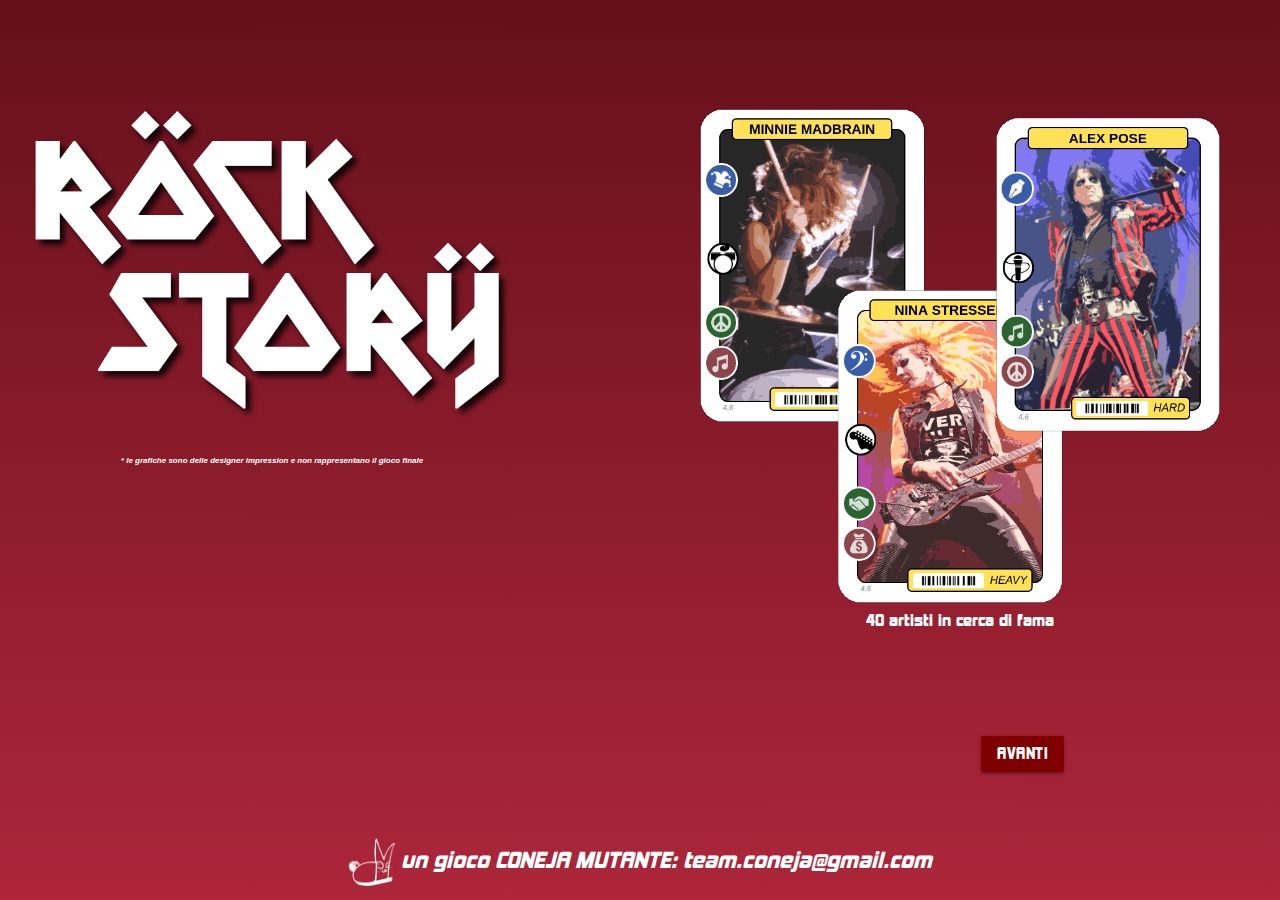
<file: index_old.html>
<!DOCTYPE html>
<html lang="en">

<head>
    <meta charset="UTF-8">
    <title>RÖCK STORŸ</title>

    <link rel="stylesheet" href="material/conejalize.css">
    <script type="text/javascript" src="material/materialize.js"></script>

    <link rel="stylesheet" href="index.css" type="text/css">
    <link rel="favicon" href="assets/coneja_favicon.png">

    <script type="text/javascript" src="material/jquery-3.3.1.min.js"></script>
</head>

<body>

    <div id="structhold">
        <div id="logomain">
            <div id="logohold">
                <img src="assets/rslogobig.png" id="rslogo">
                <div class="disclaimer">
                    * le grafiche sono delle designer impression e non rappresentano il gioco finale
                </div>
            </div>
        </div>

        <div id="gamedisplay">
            <div id="slideholder">
                <div class="gameslide" data-slideid="gamebox">
                    <div class="gameslide_col col_sx">
                        <img class="gameimg fullsize boxart" src="cards/box_vhs_cover.jpg"><br>
                    </div>
                    <div class="gameslide_col col_dx">
                        <span class="tagline linestrong">it's a<br>long<br><i>GAME</i><br>to the top<br>if you wanna<br>ROCK'N'ROLL</span>
                    </div>
                </div>

                <div class="gameslide" data-slideid="artists">
                    <img class="gameimg fullsize" src="cards/screens_artist.png"><br>
                    <span class="tagline">40 artisti in cerca di fama</span>
                </div>

                <div class="gameslide" data-slideid="howtoplay">
                    <img class="gameimg halfsize" src="cards/screen_activities.png"><br>
                    <span class="tagline">22 modi di guidarli al successo</span><br>
                    <img class="gameimg halfsize" src="cards/screen_success.png">
                </div>

                <div class="gameslide" data-slideid="eventcards">
                    <img class="gameimg fullsize" src="cards/screen_stuff.png"><br>
                    <span class="tagline">28 strategie, sabotaggi e imprevisti</span><br>
                </div>

                <div class="gameslide" data-slideid="3">
                    <span class="tagline">slide n. 4</span><br>
                </div>
            </div>

            <div class="slidecontrols">
                <a id="btn_slide_bck" class="btn changeslide" data-changeto="-1"> INDIETRO </a>
                &nbsp; &nbsp; &nbsp;
                <a id="btn_slide_fwd" class="btn changeslide" data-changeto="+1"> AVANTI </a>
            </div>
        </div>

        <div id="creditsbar">
            <span id="creditsline">
                <img class="creditslogo" src="assets/coneja_reverse_trans.png">
                un gioco <span class="conejaname">CONEJA MUTANTE</span>: team.coneja@gmail.com<br>
            </span>
        </div>
    </div>
</body>

<script type="text/javascript">
    $(function () {


        var SLIDELIST = ["artists", "howtoplay", "eventcards", "gamebox"];

        function switchSlide(slidenum) {

            checkSwitchers(slidenum);

            var slideid = SLIDELIST[slidenum];

            var next = $(".gameslide[data-slideid=\"" + slideid + "\"]");

            $(".gameslide").removeClass("active");
            next.addClass("active");

            $(".gameslide:not(.active)").fadeOut();
            $(".gameslide.active").fadeIn();



        }

        function checkSwitchers(slidenum) {

            var hasfwd = slidenum < (SLIDELIST.length - 1);
            var hasbck = slidenum > 0;

            $("#btn_slide_fwd").css("visibility", hasfwd ? "visible" : "hidden");
            $("#btn_slide_bck").css("visibility", hasbck ? "visible" : "hidden");

        }


        $(".btn.changeslide").bind("click", function () {
            var current = $(".gameslide.active");
            var currentid = SLIDELIST.indexOf(current.attr("data-slideid"));
            var direction = parseInt($(this).attr("data-changeto"));

            var nextid = currentid + direction;

            switchSlide(nextid);

        });

        switchSlide(0);

    });
</script>

</html>
</file>
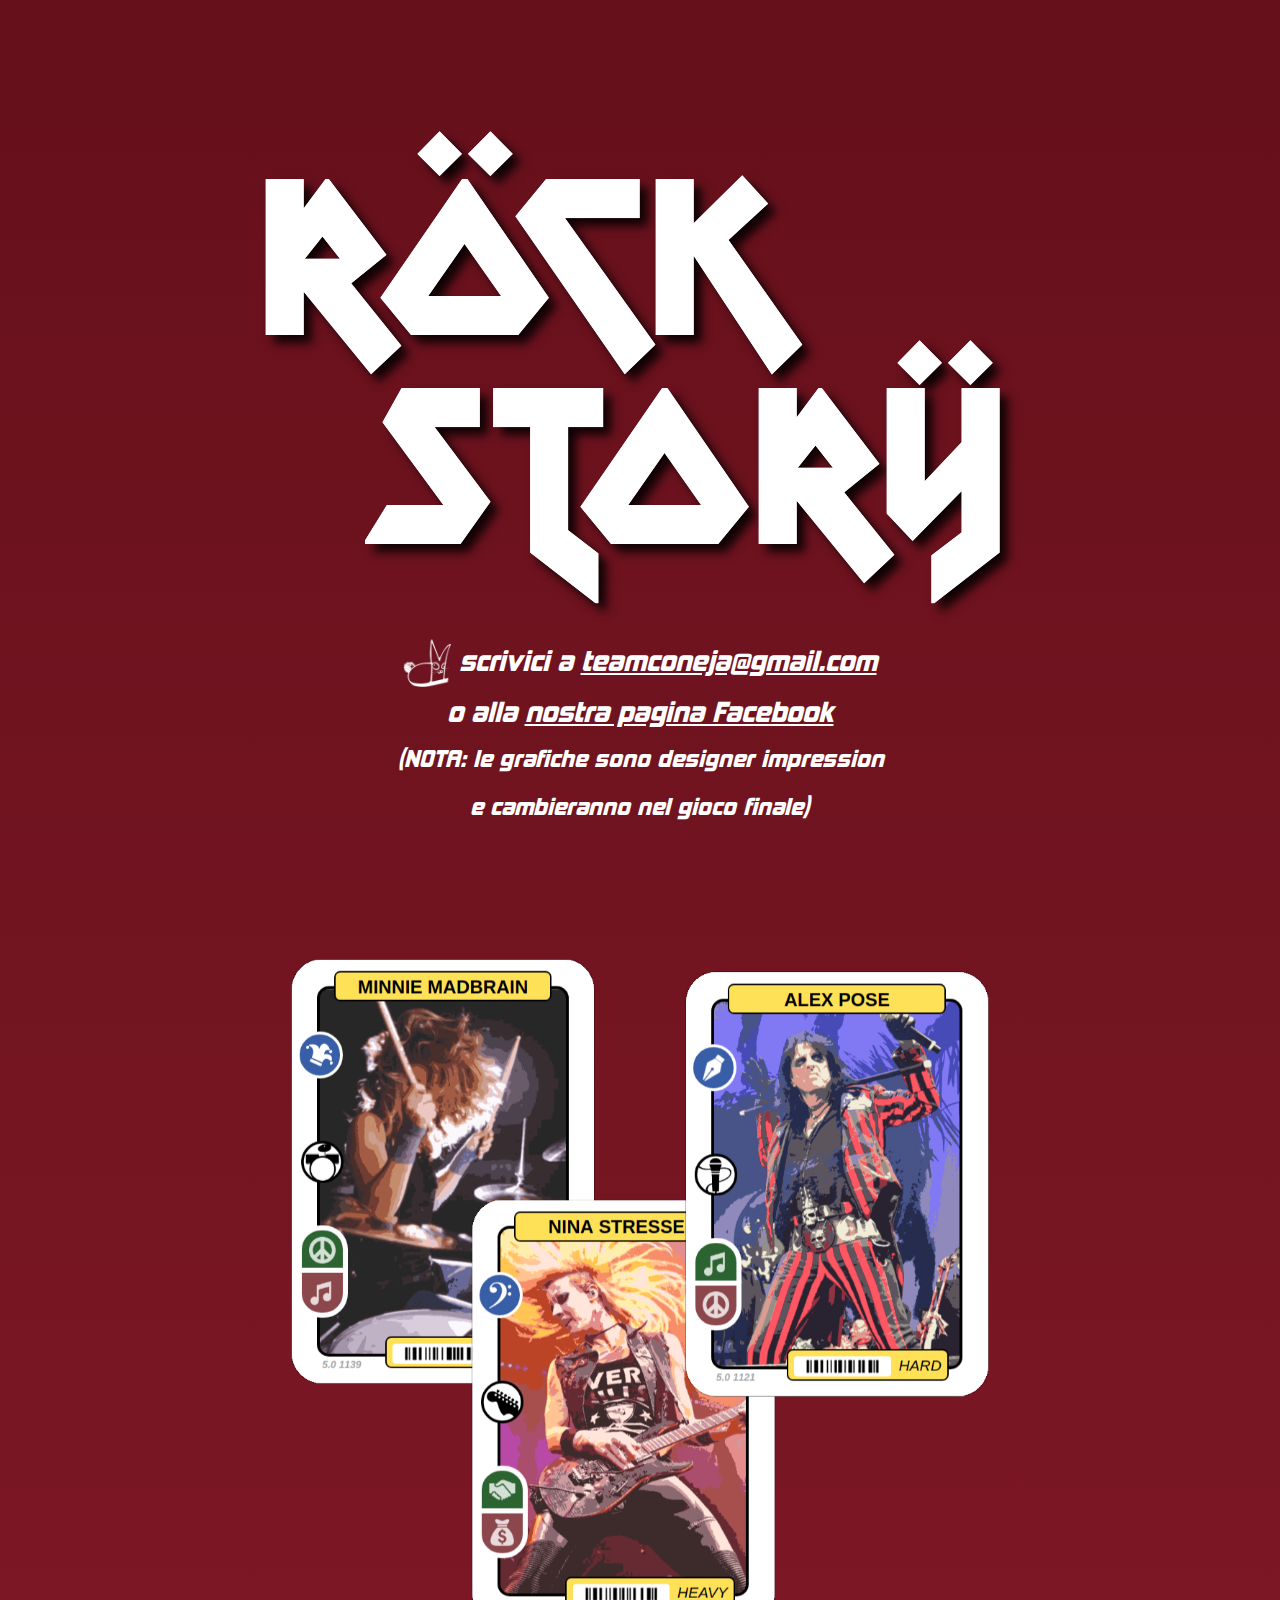
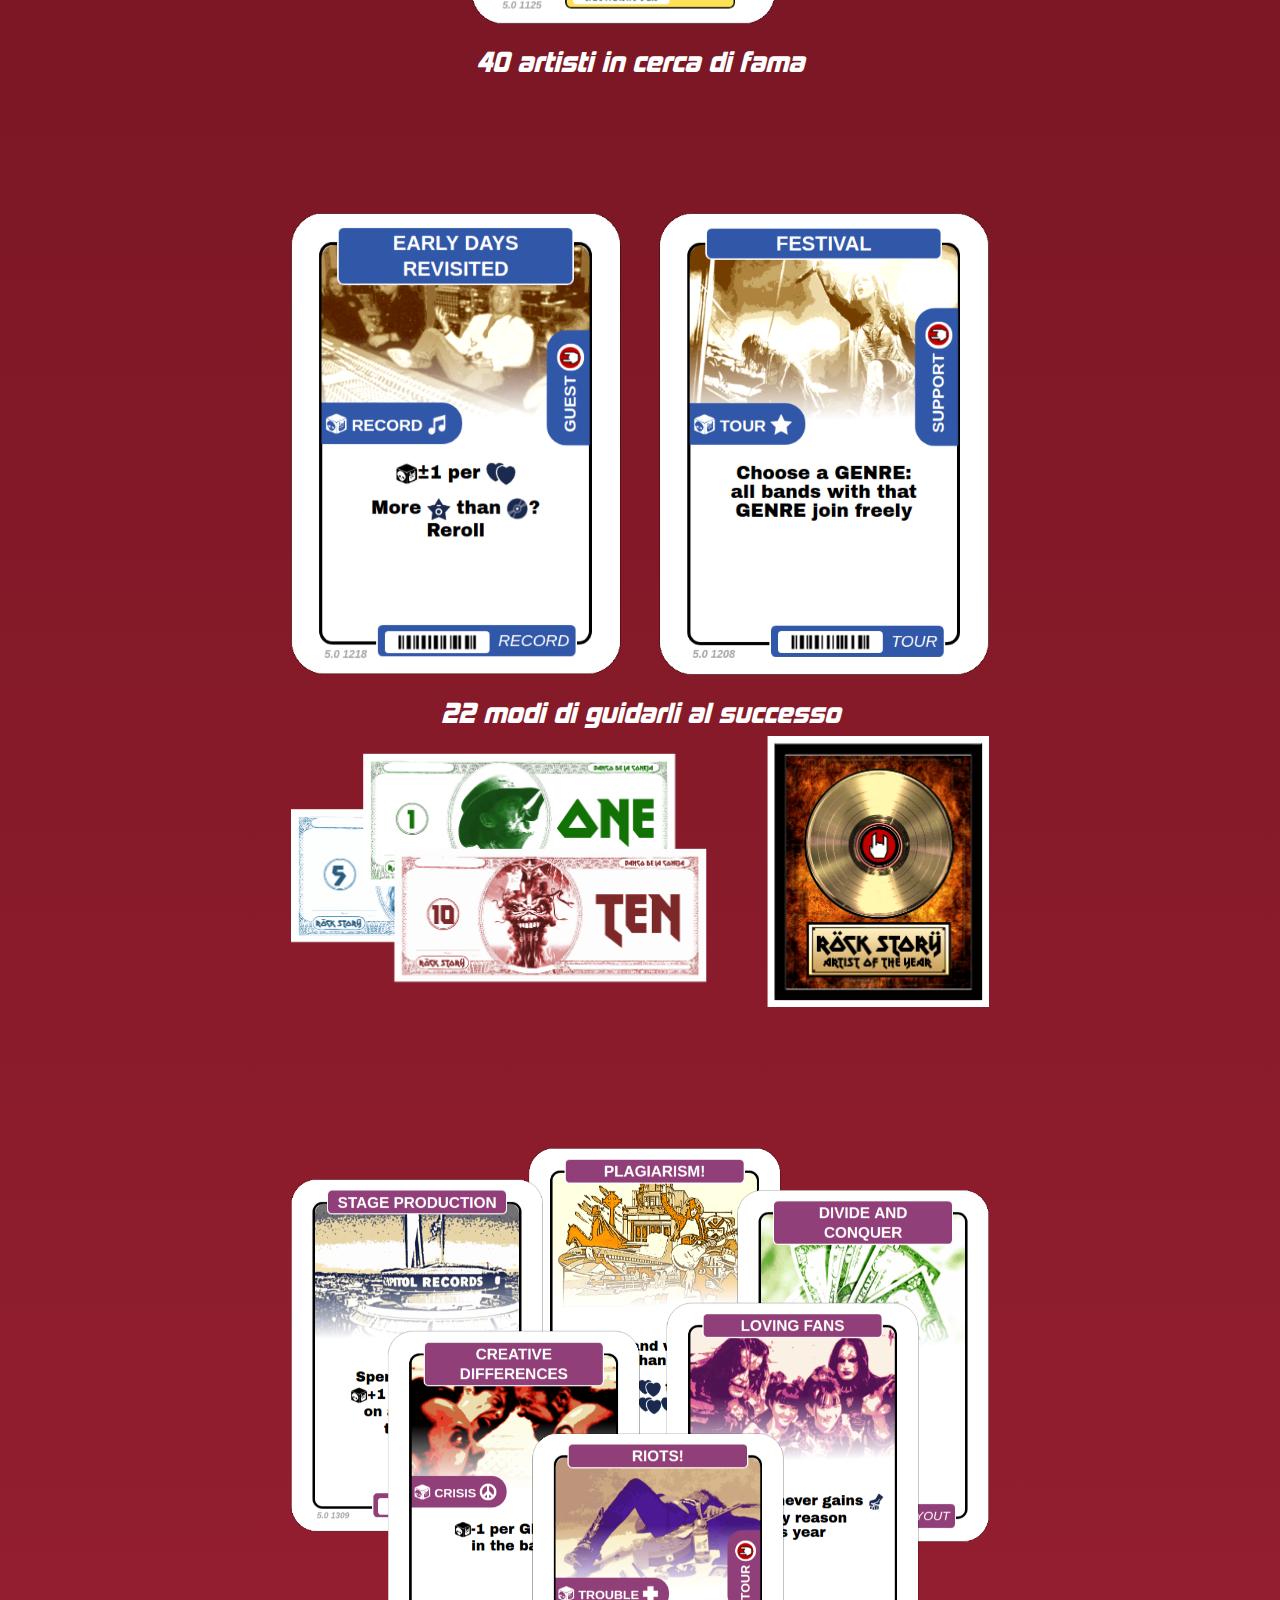
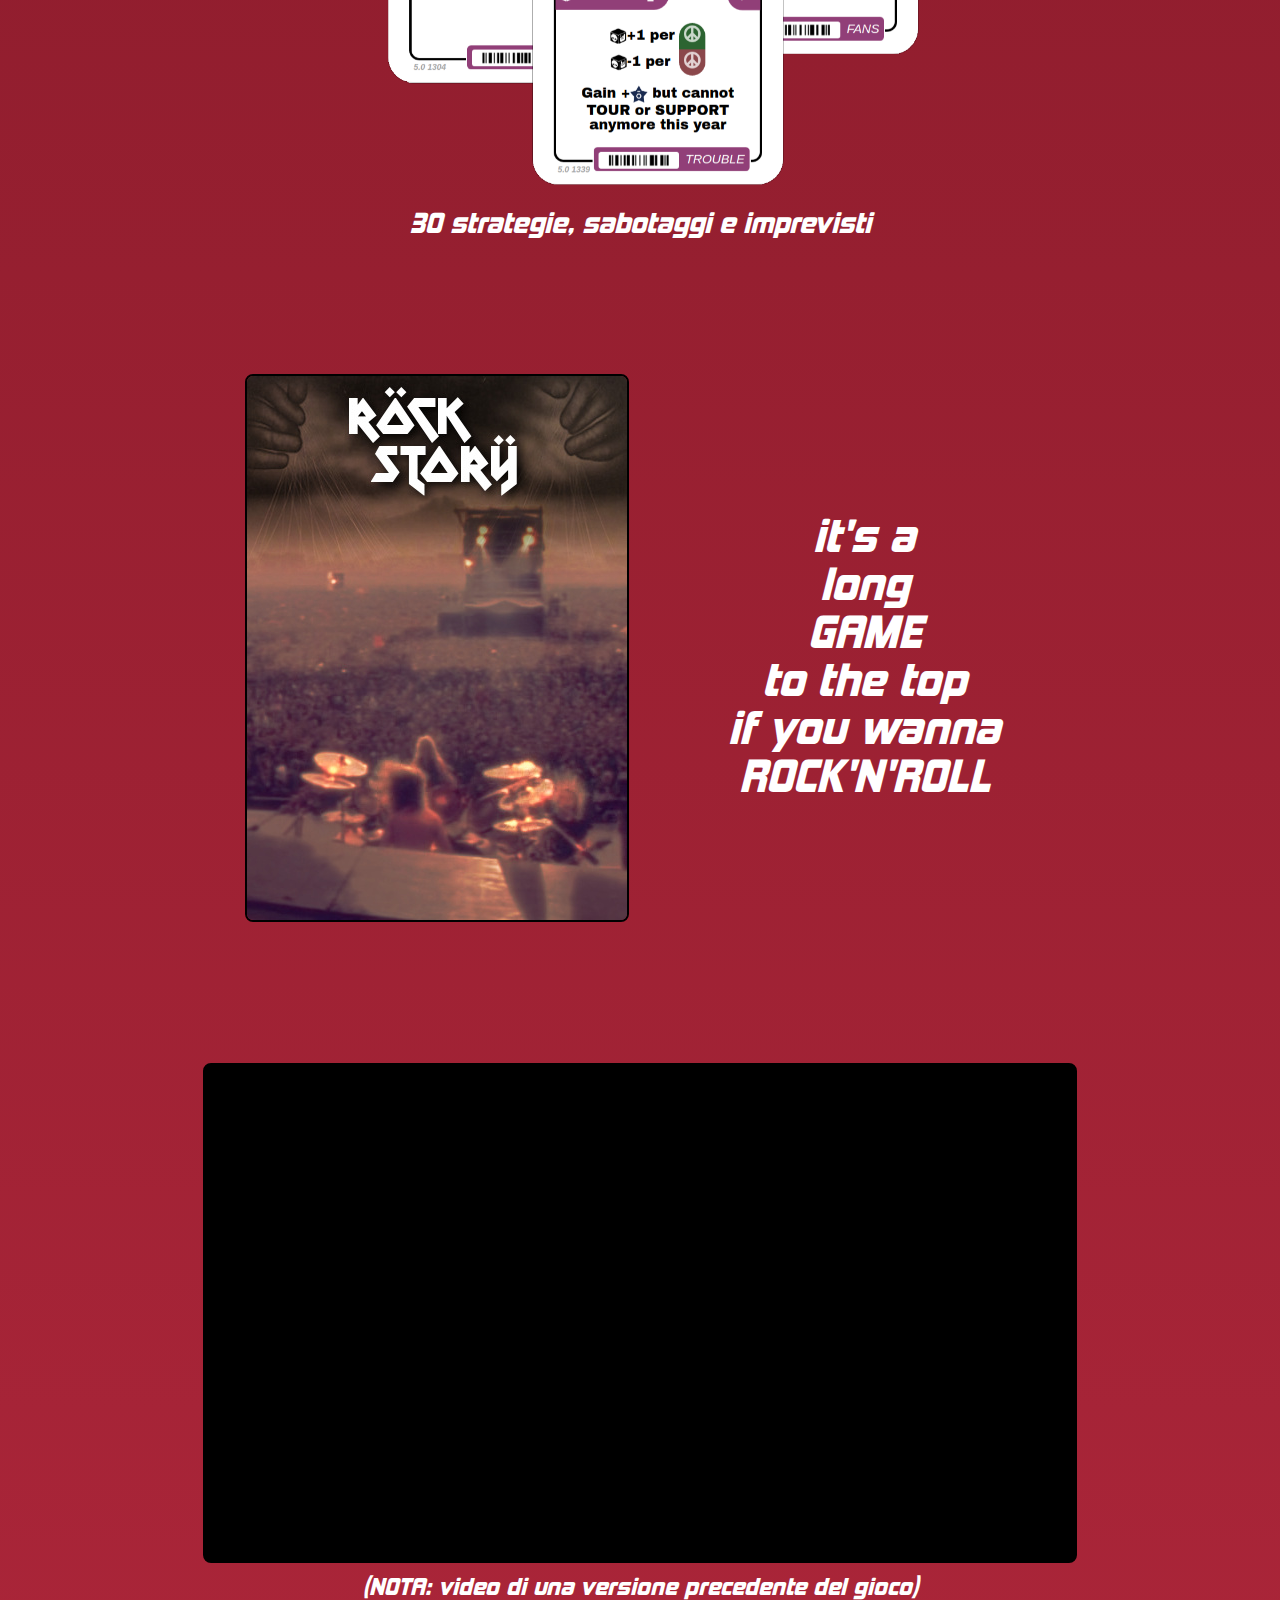
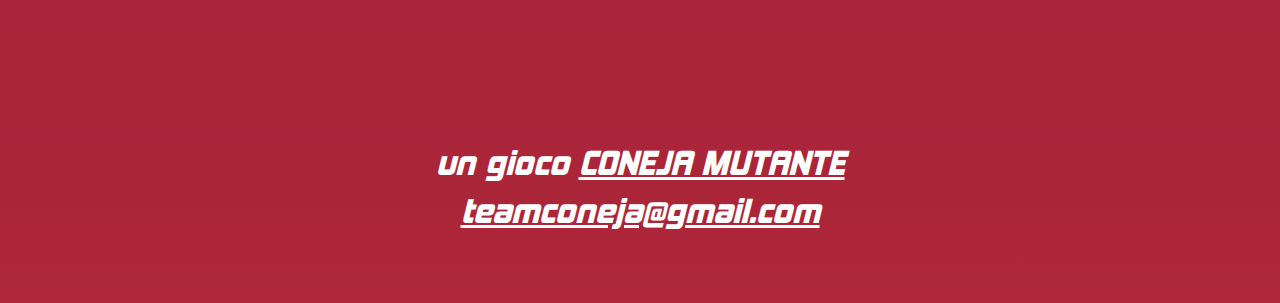
<file: mobile.html>
<!DOCTYPE html>
<html lang="en">
<head>



    <meta charset="UTF-8">
    <title>RÖCK STORŸ - IdeaG 2019</title>

    <link rel="stylesheet" href="material/conejalize.css">
    <script type="text/javascript" src="material/materialize.js"></script>
    <link rel="stylesheet" href="mobile.css">

    <link rel="shortcut icon" href="assets/coneja_favicon.png">


    <!-- Global site tag (gtag.js) - Google Analytics -->
    <script async src="https://www.googletagmanager.com/gtag/js?id=UA-8056431-6"></script>
    <script>
      window.dataLayer = window.dataLayer || [];
      function gtag(){dataLayer.push(arguments);}
      gtag('js', new Date());

      gtag('config', 'UA-8056431-6');
    </script>

     <meta property="og:image" content="assets/fbpreview.jpg" />

</head>
<body>


<div id="slidesequence" class="container">

    <div class="slide row">
            <div class="col s12">
                            <img src="assets/rslogobig.png" id="rslogo">

            </div>
            <div class="col s12">
                <img class="creditslogo" src="assets/coneja_reverse_trans.png" >
                scrivici a <a href="mailto:teamconeja@gmail.com">teamconeja@gmail.com</a><br>
                o alla <a href="https://www.facebook.com/conejamutante/">nostra pagina Facebook</a>
        </div>
        <div class="col s12 disclaimer">
        (NOTA: le grafiche sono designer impression<br>e cambieranno nel gioco finale)
        </div>
    </div>


    <div class="slide row">
        <div class="col s12">
            <img class="gameimg halfsize" src="cards/titlecard_band.png"><br>
        </div>

        <div class="col s12">
                <span class="tagline">40 artisti in cerca di fama</span><br>
        </div>

    </div>

    <div class="slide row">
        <div class="col s12">
            <img class="gameimg halfsize" src="cards/titlecard_acts.png"><br>
        </div>

    <div class="col s12">
            <span class="tagline">22 modi di guidarli al successo</span><br>
        </div>

        <div class="col s12">
            <img class="gameimg halfsize" src="cards/screen_success.png"><br>
        </div>
    </div>


    <div class="slide row">
        <div class="col s12">
            <img class="gameimg halfsize" src="cards/titlecard_events.png"><br>
        </div>

        <div class="col s12">
                <span class="tagline">30 strategie, sabotaggi e imprevisti</span><br>
        </div>

    </div>


    <div class="slide row valign-wrapper">
        <div class="col s6" style="text-align: right">
            <img class="gameimg fullsize boxart" src="cards/box_vhs_cover.jpg">
        </div>

        <div class="col s6">
                <div class="tagline linestrong">it's a<br>long<br><i>GAME</i><br>to the top<br>if you wanna<br>ROCK'N'ROLL</div>
        </div>

    </div>

    <div class="slide row">
        <div class="col s12">
            <div  id="embedtv" style="position: relative; padding-bottom: 56.25%;">
                <iframe style="position: absolute; top: 0; left: 0; width: 100%; height: 100%;" src="https://www.youtube.com/embed/DDBNZSiUZAw?rel=0" frameborder="0" allow="encrypted-media" allowfullscreen></iframe>
            </div>
			<div class="col s12 disclaimer">
        (NOTA: video di una versione precedente del gioco)
        </div>

        </div>
    </div>

    <div class="slide row valign-wrapper">
        <div class="col s12 creditsend">
            un gioco <a href="https://www.facebook.com/conejamutante/"><span class="conejaname">CONEJA MUTANTE</span></a><br>
            <a href="mailto:teamconeja@gmail.com">teamconeja@gmail.com</a>
            <br><br>
        </div>
    </div>

</div>

</body>
</html>
</file>
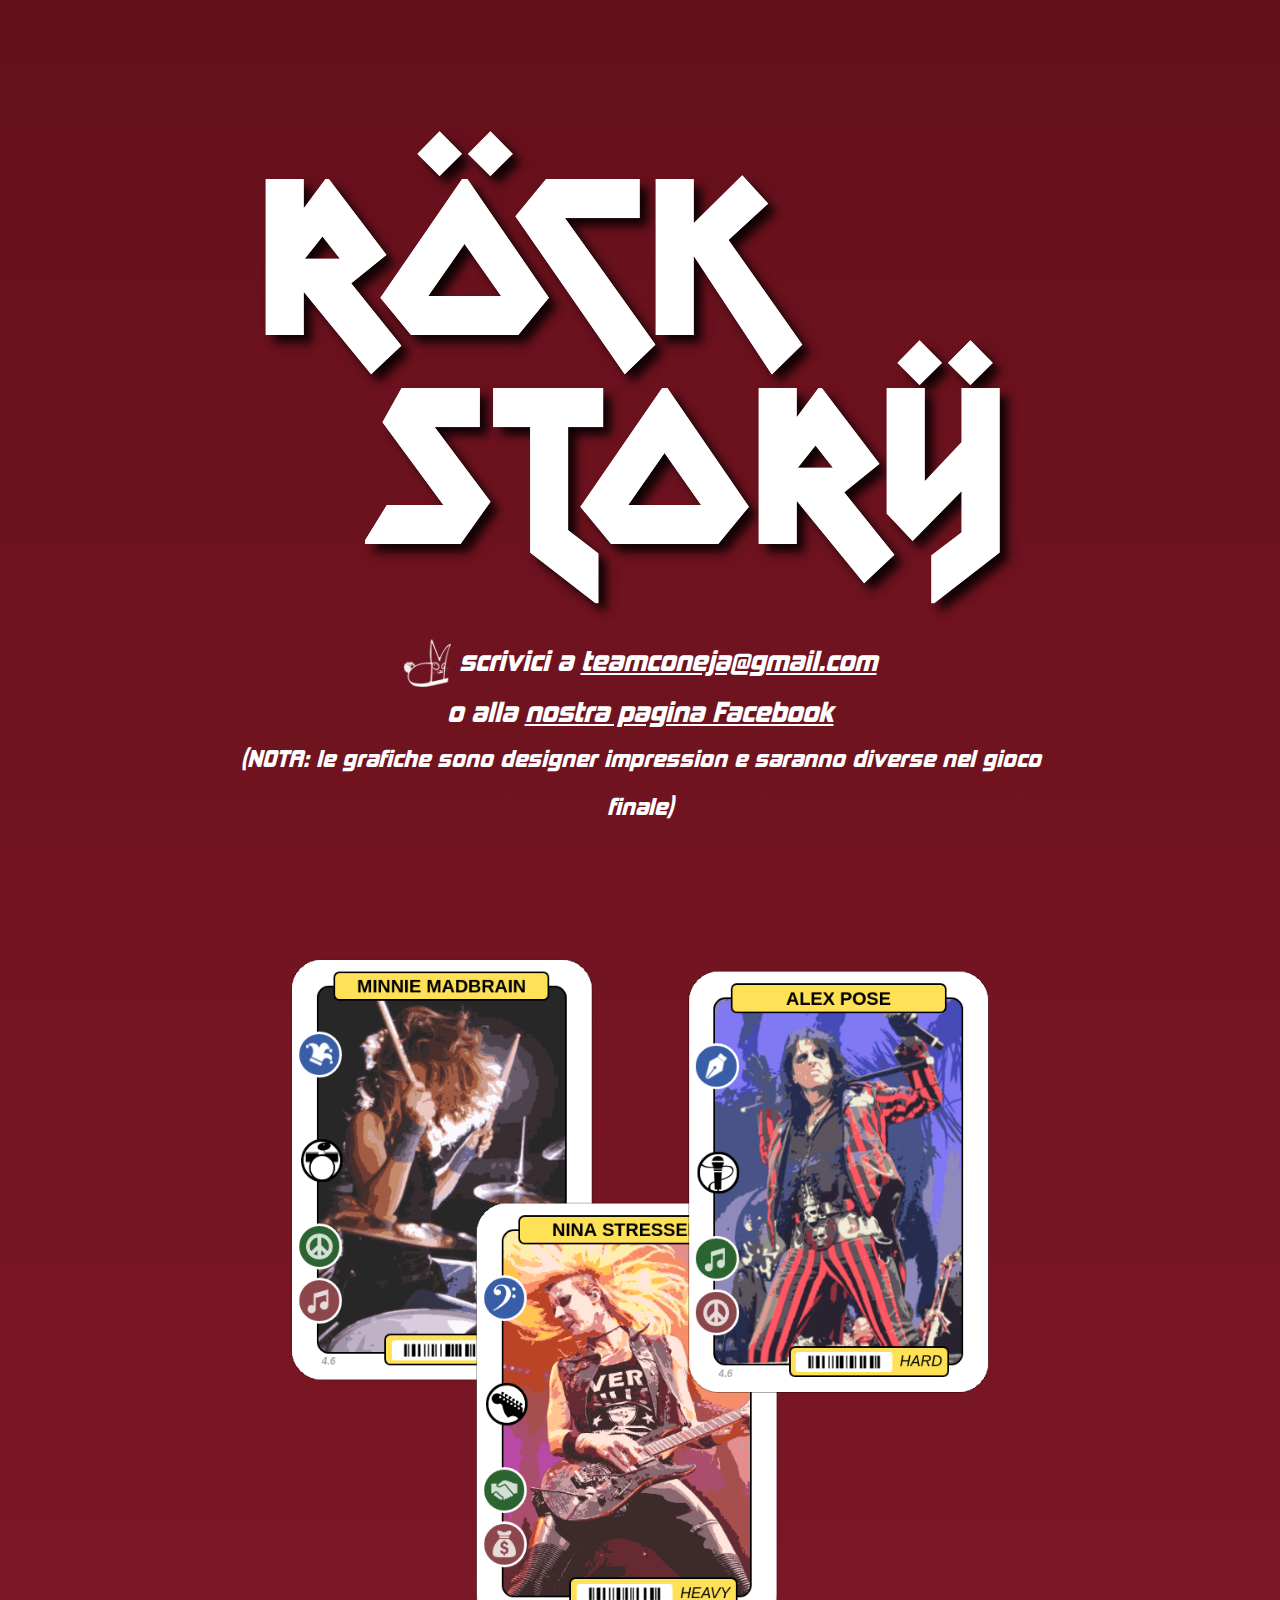
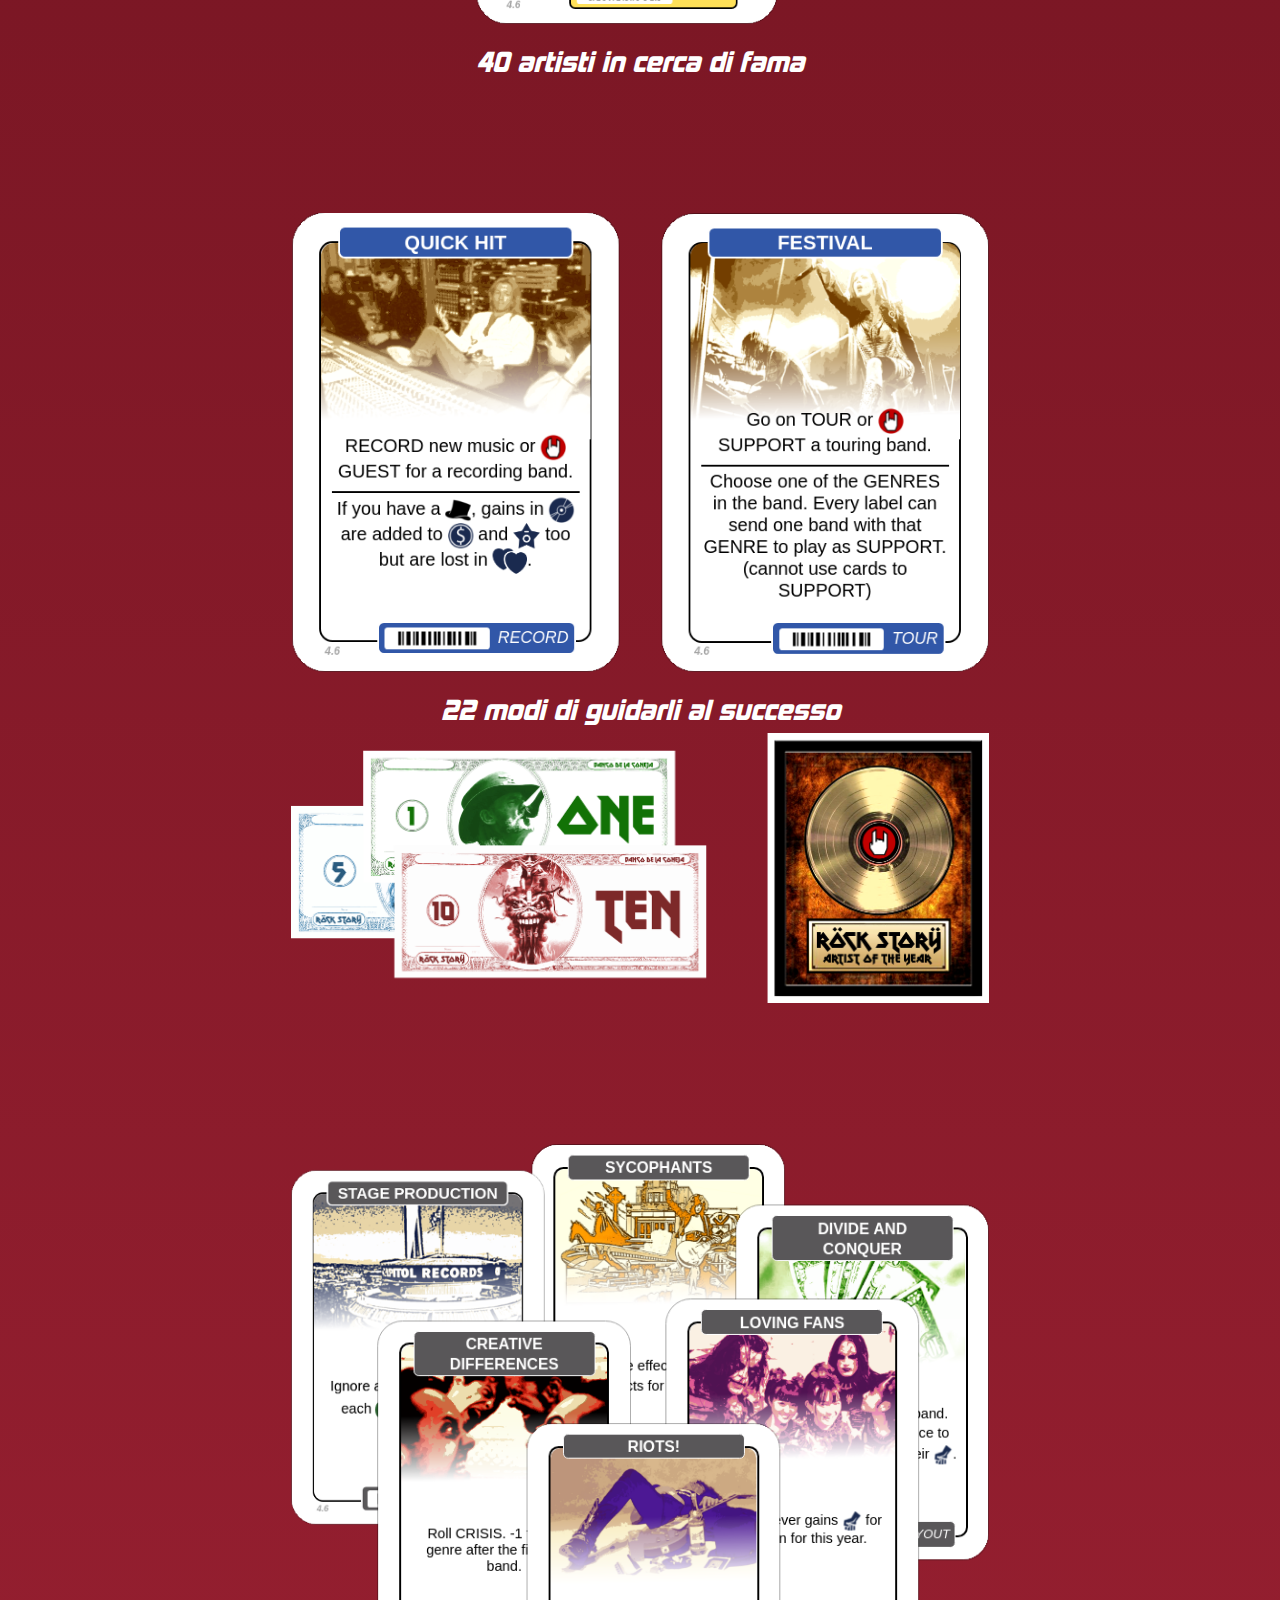
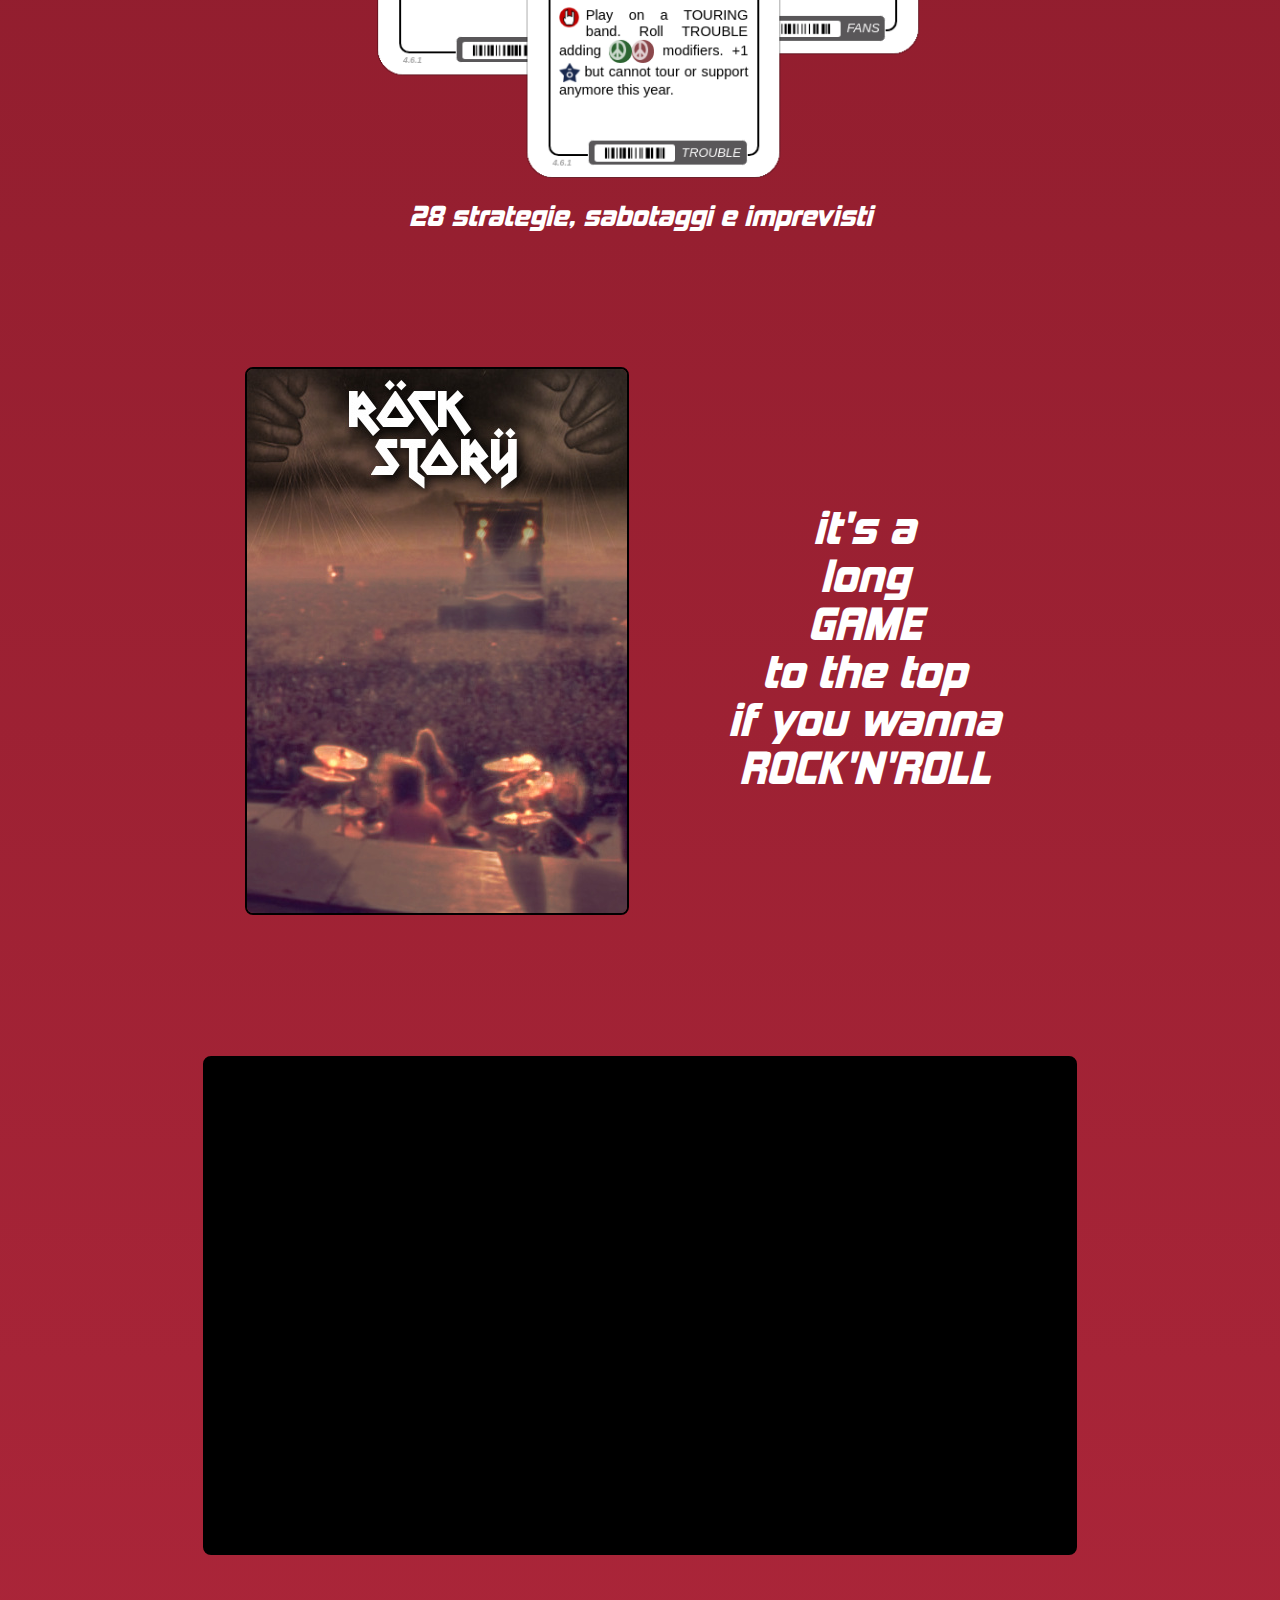
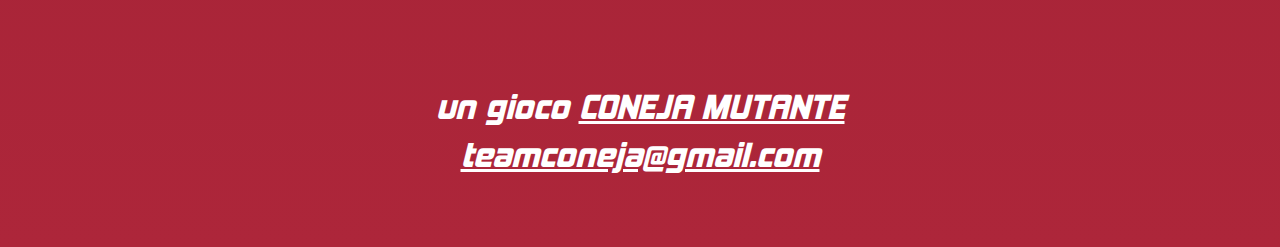
<file: mobile_lucca2018.html>
<!DOCTYPE html>
<html lang="en">
<head>



    <meta charset="UTF-8">
    <title>RÖCK STORŸ - Lucca 2018</title>

    <link rel="stylesheet" href="material/conejalize.css">
    <script type="text/javascript" src="material/materialize.js"></script>
    <link rel="stylesheet" href="mobile.css">

    <link rel="shortcut icon" href="assets/coneja_favicon.png">


    <!-- Global site tag (gtag.js) - Google Analytics -->
    <script async src="https://www.googletagmanager.com/gtag/js?id=UA-8056431-6"></script>
    <script>
      window.dataLayer = window.dataLayer || [];
      function gtag(){dataLayer.push(arguments);}
      gtag('js', new Date());

      gtag('config', 'UA-8056431-6');
    </script>

     <meta property="og:image" content="assets/fbpreview.jpg" />

</head>
<body>


<div id="slidesequence" class="container">

    <div class="slide row">
            <div class="col s12">
                            <img src="assets/rslogobig.png" id="rslogo">

            </div>
            <div class="col s12">
                <img class="creditslogo" src="assets/coneja_reverse_trans.png" >
                scrivici a <a href="mailto:teamconeja@gmail.com">teamconeja@gmail.com</a><br>
                o alla <a href="https://www.facebook.com/conejamutante/">nostra pagina Facebook</a>
        </div>
        <div class="col s12 disclaimer">
        (NOTA: le grafiche sono designer impression e saranno diverse nel gioco finale)
        </div>
    </div>


    <div class="slide row">
        <div class="col s12">
            <img class="gameimg halfsize" src="cards/screens_artist.png"><br>
        </div>

        <div class="col s12">
                <span class="tagline">40 artisti in cerca di fama</span><br>
        </div>

    </div>

    <div class="slide row">
        <div class="col s12">
            <img class="gameimg halfsize" src="cards/screen_activities.png"><br>
        </div>

    <div class="col s12">
            <span class="tagline">22 modi di guidarli al successo</span><br>
        </div>

        <div class="col s12">
            <img class="gameimg halfsize" src="cards/screen_success.png"><br>
        </div>
    </div>


    <div class="slide row">
        <div class="col s12">
            <img class="gameimg halfsize" src="cards/screen_stuff.png"><br>
        </div>

        <div class="col s12">
                <span class="tagline">28 strategie, sabotaggi e imprevisti</span><br>
        </div>

    </div>


    <div class="slide row valign-wrapper">
        <div class="col s6" style="text-align: right">
            <img class="gameimg fullsize boxart" src="cards/box_vhs_cover.jpg">
        </div>

        <div class="col s6">
                <div class="tagline linestrong">it's a<br>long<br><i>GAME</i><br>to the top<br>if you wanna<br>ROCK'N'ROLL</div>
        </div>

    </div>

    <div class="slide row">
        <div class="col s12">
            <div  id="embedtv" style="position: relative; padding-bottom: 56.25%;">
                <iframe style="position: absolute; top: 0; left: 0; width: 100%; height: 100%;" src="https://www.youtube.com/embed/DDBNZSiUZAw?rel=0" frameborder="0" allow="encrypted-media" allowfullscreen></iframe>
            </div>

        </div>
    </div>

    <div class="slide row valign-wrapper">
        <div class="col s12 creditsend">
            un gioco <a href="https://www.facebook.com/conejamutante/"><span class="conejaname">CONEJA MUTANTE</span></a><br>
            <a href="mailto:teamconeja@gmail.com">teamconeja@gmail.com</a>
            <br><br>
        </div>
    </div>

</div>

</body>
</html>
</file>
<file: index.css>
body {
    font-family: sans-serif;
    background: black;
    color: white;



}

@font-face {
    font-family: "Kimberley";
    src: url("assets/kimberley_bl.ttf");
}


a:link,
a:hover,
a:visited {
    color: white;
}



div#structhold {
    position: fixed;
    top: 0;
    bottom: 0;
    left: 0;
    right: 0;
    background: linear-gradient(#65101b, #ad263a);
    -webkit-user-select: none;
    -moz-user-select: none;
    -ms-user-select: none;
    user-select: none;

}

div#gamedisplay {
    position: absolute;
    width: 50%;
    top: 32px;
    right: 0;
    padding-right: 32px;
    bottom: 96px;
}

div#logomain {
    position: absolute;
    width: 40%;
    top: 32px;
    padding-left: 32px;
    left: 0;
    bottom: 96px;
}

div#logohold {
    position: absolute;
    height: 80%;
    top: 10%;
    bottom: 10%;
    left: 32px;
    right: 0;
    text-align: center;
    line-height: 100%;
    vertical-align: baseline;
}

img#rslogo {
    max-width: 100%;
    max-height: 100%;
    vertical-align: middle;

}

div#creditsbar {
    position: absolute;
    height: 64px;
    bottom: 0;
    left: 0;
    right: 0;
    text-align: center;

    font-family: Kimberley, sans-serif;


}

div#slideholder {
    position: absolute;
    height: 80%;
    top: 10%;
    bottom: 10%;
    left: 0;
    right: 0;
    overflow-x: hidden;
}

div.gameslide {
    position: absolute;
    top: 0;
    left: 0;
    width: 100%;
    height: 100%;
    font-family: Kimberley, sans-serif;
    text-align: center;
}

span.tagline {
    margin-top: 1.5em;
    margin-bottom: 1.5em;
}

div.gameslide img.halfsize {
    height: 40%;
    /*image-rendering: crisp-edges;*/
    image-rendering: -webkit-crisp-edges;
    /*image-rendering: -webkit-optimize-contrast;*/

}

div.gameslide img.fullsize {
    height: 80%;
    /*image-rendering: crisp-edges;*/
    image-rendering: -webkit-crisp-edges;
    /*image-rendering: -webkit-optimize-contrast;*/

}


div.slidecontrols {
    position: absolute;
    bottom: 32px;
    left: 20%;
    right: 20%;
    text-align: center;
}


/*

div.gameslide:not(.active)
{
    display:    none;
}

*/

div.gameslide {
    display: none;
}


#creditsline {
    line-height: 48px;
    font-weight: bold;
    font-style: italic;
    font-size: 16pt;
}

#creditsline img {
    max-height: 48px;
    vertical-align: middle;
}

a.btn {
    font-weight: bold;
    font-family: Kimberley, sans-serif;

}

.conejaname {}

.disclaimer {
    font-size: 6pt;
    font-style: italic;
    font-weight: bold;
    margin-top: 32px;
}

.gameslide_col {
    position: absolute;
    top: 0;
    bottom: 0;
    text-align: center;
    width: 45%;

}

.col_dx {
    right: 0;
}

.col_sx {
    left: 0;
}

.gameslide_col .linestrong {
    font-size: 16pt;
}

.gameimg.boxart {
    border: 2px solid black;
    border-radius: 8px;
}
</file>
<file: mobile.css>
@font-face {
    font-family: "Kimberley";
    src: url("assets/kimberley_bl.ttf");
}


body{
    /*background:     black;*/
    color:          white;
    background: linear-gradient(#65101b, #ad263a);
    -webkit-user-select: none;
    -moz-user-select: none;
    -ms-user-select: none;
    user-select: none;
    font-family:    Kimberley, sans-serif;

        line-height:    48px;
    font-weight:    bold;
    font-style:   italic;
    font-size:      20pt;

}

a:link, a:hover, a:visited
{
    color: white;
    text-decoration: underline;
}

#slidesequence
{
    margin-top:     32px;
}

.slide
{
    margin-top:     128px;
    text-align: center;
}

.slide img.halfsize
{
    width:      80%;
    /*image-rendering: crisp-edges;*/
    image-rendering: -webkit-crisp-edges;
    /*image-rendering: -webkit-optimize-contrast;*/

}


img.creditslogo
{
    max-height:     48px;
    vertical-align: middle;
}

.linestrong
{
    font-size:      32pt;
}

.gameimg.boxart
{
    border:         2px solid black;
    border-radius: 8px;
}

.creditsend
{
    font-size:      32px;
}


img.creditslogolarge
{
    width:  80%;
}

#embedtv
{
    border:         4px solid black;
    border-radius: 8px;
    background-color:     #000000;
}

.disclaimer
{
    font-size:      smaller;
    font-style:     italic;
}
</file>
<file: material/conejalize.css>
.materialize-red {
  background-color: #e51c23 !important; }

.materialize-red-text {
  color: #e51c23 !important; }

.materialize-red.lighten-5 {
  background-color: #fdeaeb !important; }

.materialize-red-text.text-lighten-5 {
  color: #fdeaeb !important; }

.materialize-red.lighten-4 {
  background-color: #f8c1c3 !important; }

.materialize-red-text.text-lighten-4 {
  color: #f8c1c3 !important; }

.materialize-red.lighten-3 {
  background-color: #f3989b !important; }

.materialize-red-text.text-lighten-3 {
  color: #f3989b !important; }

.materialize-red.lighten-2 {
  background-color: #ee6e73 !important; }

.materialize-red-text.text-lighten-2 {
  color: #ee6e73 !important; }

.materialize-red.lighten-1 {
  background-color: #ea454b !important; }

.materialize-red-text.text-lighten-1 {
  color: #ea454b !important; }

.materialize-red.darken-1 {
  background-color: #d0181e !important; }

.materialize-red-text.text-darken-1 {
  color: #d0181e !important; }

.materialize-red.darken-2 {
  background-color: #b9151b !important; }

.materialize-red-text.text-darken-2 {
  color: #b9151b !important; }

.materialize-red.darken-3 {
  background-color: #a21318 !important; }

.materialize-red-text.text-darken-3 {
  color: #a21318 !important; }

.materialize-red.darken-4 {
  background-color: #8b1014 !important; }

.materialize-red-text.text-darken-4 {
  color: #8b1014 !important; }

.red {
  background-color: #F44336 !important; }

.red-text {
  color: #F44336 !important; }

.red.lighten-5 {
  background-color: #FFEBEE !important; }

.red-text.text-lighten-5 {
  color: #FFEBEE !important; }

.red.lighten-4 {
  background-color: #FFCDD2 !important; }

.red-text.text-lighten-4 {
  color: #FFCDD2 !important; }

.red.lighten-3 {
  background-color: #EF9A9A !important; }

.red-text.text-lighten-3 {
  color: #EF9A9A !important; }

.red.lighten-2 {
  background-color: #E57373 !important; }

.red-text.text-lighten-2 {
  color: #E57373 !important; }

.red.lighten-1 {
  background-color: #EF5350 !important; }

.red-text.text-lighten-1 {
  color: #EF5350 !important; }

.red.darken-1 {
  background-color: #E53935 !important; }

.red-text.text-darken-1 {
  color: #E53935 !important; }

.red.darken-2 {
  background-color: #D32F2F !important; }

.red-text.text-darken-2 {
  color: #D32F2F !important; }

.red.darken-3 {
  background-color: #C62828 !important; }

.red-text.text-darken-3 {
  color: #C62828 !important; }

.red.darken-4 {
  background-color: #B71C1C !important; }

.red-text.text-darken-4 {
  color: #B71C1C !important; }

.red.accent-1 {
  background-color: #FF8A80 !important; }

.red-text.text-accent-1 {
  color: #FF8A80 !important; }

.red.accent-2 {
  background-color: #FF5252 !important; }

.red-text.text-accent-2 {
  color: #FF5252 !important; }

.red.accent-3 {
  background-color: #FF1744 !important; }

.red-text.text-accent-3 {
  color: #FF1744 !important; }

.red.accent-4 {
  background-color: #D50000 !important; }

.red-text.text-accent-4 {
  color: #D50000 !important; }

.pink {
  background-color: #e91e63 !important; }

.pink-text {
  color: #e91e63 !important; }

.pink.lighten-5 {
  background-color: #fce4ec !important; }

.pink-text.text-lighten-5 {
  color: #fce4ec !important; }

.pink.lighten-4 {
  background-color: #f8bbd0 !important; }

.pink-text.text-lighten-4 {
  color: #f8bbd0 !important; }

.pink.lighten-3 {
  background-color: #f48fb1 !important; }

.pink-text.text-lighten-3 {
  color: #f48fb1 !important; }

.pink.lighten-2 {
  background-color: #f06292 !important; }

.pink-text.text-lighten-2 {
  color: #f06292 !important; }

.pink.lighten-1 {
  background-color: #ec407a !important; }

.pink-text.text-lighten-1 {
  color: #ec407a !important; }

.pink.darken-1 {
  background-color: #d81b60 !important; }

.pink-text.text-darken-1 {
  color: #d81b60 !important; }

.pink.darken-2 {
  background-color: #c2185b !important; }

.pink-text.text-darken-2 {
  color: #c2185b !important; }

.pink.darken-3 {
  background-color: #ad1457 !important; }

.pink-text.text-darken-3 {
  color: #ad1457 !important; }

.pink.darken-4 {
  background-color: #880e4f !important; }

.pink-text.text-darken-4 {
  color: #880e4f !important; }

.pink.accent-1 {
  background-color: #ff80ab !important; }

.pink-text.text-accent-1 {
  color: #ff80ab !important; }

.pink.accent-2 {
  background-color: #ff4081 !important; }

.pink-text.text-accent-2 {
  color: #ff4081 !important; }

.pink.accent-3 {
  background-color: #f50057 !important; }

.pink-text.text-accent-3 {
  color: #f50057 !important; }

.pink.accent-4 {
  background-color: #c51162 !important; }

.pink-text.text-accent-4 {
  color: #c51162 !important; }

.purple {
  background-color: #9c27b0 !important; }

.purple-text {
  color: #9c27b0 !important; }

.purple.lighten-5 {
  background-color: #f3e5f5 !important; }

.purple-text.text-lighten-5 {
  color: #f3e5f5 !important; }

.purple.lighten-4 {
  background-color: #e1bee7 !important; }

.purple-text.text-lighten-4 {
  color: #e1bee7 !important; }

.purple.lighten-3 {
  background-color: #ce93d8 !important; }

.purple-text.text-lighten-3 {
  color: #ce93d8 !important; }

.purple.lighten-2 {
  background-color: #ba68c8 !important; }

.purple-text.text-lighten-2 {
  color: #ba68c8 !important; }

.purple.lighten-1 {
  background-color: #ab47bc !important; }

.purple-text.text-lighten-1 {
  color: #ab47bc !important; }

.purple.darken-1 {
  background-color: #8e24aa !important; }

.purple-text.text-darken-1 {
  color: #8e24aa !important; }

.purple.darken-2 {
  background-color: #7b1fa2 !important; }

.purple-text.text-darken-2 {
  color: #7b1fa2 !important; }

.purple.darken-3 {
  background-color: #6a1b9a !important; }

.purple-text.text-darken-3 {
  color: #6a1b9a !important; }

.purple.darken-4 {
  background-color: #4a148c !important; }

.purple-text.text-darken-4 {
  color: #4a148c !important; }

.purple.accent-1 {
  background-color: #ea80fc !important; }

.purple-text.text-accent-1 {
  color: #ea80fc !important; }

.purple.accent-2 {
  background-color: #e040fb !important; }

.purple-text.text-accent-2 {
  color: #e040fb !important; }

.purple.accent-3 {
  background-color: #d500f9 !important; }

.purple-text.text-accent-3 {
  color: #d500f9 !important; }

.purple.accent-4 {
  background-color: #aa00ff !important; }

.purple-text.text-accent-4 {
  color: #aa00ff !important; }

.deep-purple {
  background-color: #673ab7 !important; }

.deep-purple-text {
  color: #673ab7 !important; }

.deep-purple.lighten-5 {
  background-color: #ede7f6 !important; }

.deep-purple-text.text-lighten-5 {
  color: #ede7f6 !important; }

.deep-purple.lighten-4 {
  background-color: #d1c4e9 !important; }

.deep-purple-text.text-lighten-4 {
  color: #d1c4e9 !important; }

.deep-purple.lighten-3 {
  background-color: #b39ddb !important; }

.deep-purple-text.text-lighten-3 {
  color: #b39ddb !important; }

.deep-purple.lighten-2 {
  background-color: #9575cd !important; }

.deep-purple-text.text-lighten-2 {
  color: #9575cd !important; }

.deep-purple.lighten-1 {
  background-color: #7e57c2 !important; }

.deep-purple-text.text-lighten-1 {
  color: #7e57c2 !important; }

.deep-purple.darken-1 {
  background-color: #5e35b1 !important; }

.deep-purple-text.text-darken-1 {
  color: #5e35b1 !important; }

.deep-purple.darken-2 {
  background-color: #512da8 !important; }

.deep-purple-text.text-darken-2 {
  color: #512da8 !important; }

.deep-purple.darken-3 {
  background-color: #4527a0 !important; }

.deep-purple-text.text-darken-3 {
  color: #4527a0 !important; }

.deep-purple.darken-4 {
  background-color: #311b92 !important; }

.deep-purple-text.text-darken-4 {
  color: #311b92 !important; }

.deep-purple.accent-1 {
  background-color: #b388ff !important; }

.deep-purple-text.text-accent-1 {
  color: #b388ff !important; }

.deep-purple.accent-2 {
  background-color: #7c4dff !important; }

.deep-purple-text.text-accent-2 {
  color: #7c4dff !important; }

.deep-purple.accent-3 {
  background-color: #651fff !important; }

.deep-purple-text.text-accent-3 {
  color: #651fff !important; }

.deep-purple.accent-4 {
  background-color: #6200ea !important; }

.deep-purple-text.text-accent-4 {
  color: #6200ea !important; }

.indigo {
  background-color: #3f51b5 !important; }

.indigo-text {
  color: #3f51b5 !important; }

.indigo.lighten-5 {
  background-color: #e8eaf6 !important; }

.indigo-text.text-lighten-5 {
  color: #e8eaf6 !important; }

.indigo.lighten-4 {
  background-color: #c5cae9 !important; }

.indigo-text.text-lighten-4 {
  color: #c5cae9 !important; }

.indigo.lighten-3 {
  background-color: #9fa8da !important; }

.indigo-text.text-lighten-3 {
  color: #9fa8da !important; }

.indigo.lighten-2 {
  background-color: #7986cb !important; }

.indigo-text.text-lighten-2 {
  color: #7986cb !important; }

.indigo.lighten-1 {
  background-color: #5c6bc0 !important; }

.indigo-text.text-lighten-1 {
  color: #5c6bc0 !important; }

.indigo.darken-1 {
  background-color: #3949ab !important; }

.indigo-text.text-darken-1 {
  color: #3949ab !important; }

.indigo.darken-2 {
  background-color: #303f9f !important; }

.indigo-text.text-darken-2 {
  color: #303f9f !important; }

.indigo.darken-3 {
  background-color: #283593 !important; }

.indigo-text.text-darken-3 {
  color: #283593 !important; }

.indigo.darken-4 {
  background-color: #1a237e !important; }

.indigo-text.text-darken-4 {
  color: #1a237e !important; }

.indigo.accent-1 {
  background-color: #8c9eff !important; }

.indigo-text.text-accent-1 {
  color: #8c9eff !important; }

.indigo.accent-2 {
  background-color: #536dfe !important; }

.indigo-text.text-accent-2 {
  color: #536dfe !important; }

.indigo.accent-3 {
  background-color: #3d5afe !important; }

.indigo-text.text-accent-3 {
  color: #3d5afe !important; }

.indigo.accent-4 {
  background-color: #304ffe !important; }

.indigo-text.text-accent-4 {
  color: #304ffe !important; }

.blue {
  background-color: #2196F3 !important; }

.blue-text {
  color: #2196F3 !important; }

.blue.lighten-5 {
  background-color: #E3F2FD !important; }

.blue-text.text-lighten-5 {
  color: #E3F2FD !important; }

.blue.lighten-4 {
  background-color: #BBDEFB !important; }

.blue-text.text-lighten-4 {
  color: #BBDEFB !important; }

.blue.lighten-3 {
  background-color: #90CAF9 !important; }

.blue-text.text-lighten-3 {
  color: #90CAF9 !important; }

.blue.lighten-2 {
  background-color: #64B5F6 !important; }

.blue-text.text-lighten-2 {
  color: #64B5F6 !important; }

.blue.lighten-1 {
  background-color: #42A5F5 !important; }

.blue-text.text-lighten-1 {
  color: #42A5F5 !important; }

.blue.darken-1 {
  background-color: #1E88E5 !important; }

.blue-text.text-darken-1 {
  color: #1E88E5 !important; }

.blue.darken-2 {
  background-color: #1976D2 !important; }

.blue-text.text-darken-2 {
  color: #1976D2 !important; }

.blue.darken-3 {
  background-color: #1565C0 !important; }

.blue-text.text-darken-3 {
  color: #1565C0 !important; }

.blue.darken-4 {
  background-color: #0D47A1 !important; }

.blue-text.text-darken-4 {
  color: #0D47A1 !important; }

.blue.accent-1 {
  background-color: #82B1FF !important; }

.blue-text.text-accent-1 {
  color: #82B1FF !important; }

.blue.accent-2 {
  background-color: #448AFF !important; }

.blue-text.text-accent-2 {
  color: #448AFF !important; }

.blue.accent-3 {
  background-color: #2979FF !important; }

.blue-text.text-accent-3 {
  color: #2979FF !important; }

.blue.accent-4 {
  background-color: #2962FF !important; }

.blue-text.text-accent-4 {
  color: #2962FF !important; }

.light-blue {
  background-color: #03a9f4 !important; }

.light-blue-text {
  color: #03a9f4 !important; }

.light-blue.lighten-5 {
  background-color: #e1f5fe !important; }

.light-blue-text.text-lighten-5 {
  color: #e1f5fe !important; }

.light-blue.lighten-4 {
  background-color: #b3e5fc !important; }

.light-blue-text.text-lighten-4 {
  color: #b3e5fc !important; }

.light-blue.lighten-3 {
  background-color: #81d4fa !important; }

.light-blue-text.text-lighten-3 {
  color: #81d4fa !important; }

.light-blue.lighten-2 {
  background-color: #4fc3f7 !important; }

.light-blue-text.text-lighten-2 {
  color: #4fc3f7 !important; }

.light-blue.lighten-1 {
  background-color: #29b6f6 !important; }

.light-blue-text.text-lighten-1 {
  color: #29b6f6 !important; }

.light-blue.darken-1 {
  background-color: #039be5 !important; }

.light-blue-text.text-darken-1 {
  color: #039be5 !important; }

.light-blue.darken-2 {
  background-color: #0288d1 !important; }

.light-blue-text.text-darken-2 {
  color: #0288d1 !important; }

.light-blue.darken-3 {
  background-color: #0277bd !important; }

.light-blue-text.text-darken-3 {
  color: #0277bd !important; }

.light-blue.darken-4 {
  background-color: #01579b !important; }

.light-blue-text.text-darken-4 {
  color: #01579b !important; }

.light-blue.accent-1 {
  background-color: #80d8ff !important; }

.light-blue-text.text-accent-1 {
  color: #80d8ff !important; }

.light-blue.accent-2 {
  background-color: #40c4ff !important; }

.light-blue-text.text-accent-2 {
  color: #40c4ff !important; }

.light-blue.accent-3 {
  background-color: #00b0ff !important; }

.light-blue-text.text-accent-3 {
  color: #00b0ff !important; }

.light-blue.accent-4 {
  background-color: #0091ea !important; }

.light-blue-text.text-accent-4 {
  color: #0091ea !important; }

.cyan {
  background-color: #00bcd4 !important; }

.cyan-text {
  color: #00bcd4 !important; }

.cyan.lighten-5 {
  background-color: #e0f7fa !important; }

.cyan-text.text-lighten-5 {
  color: #e0f7fa !important; }

.cyan.lighten-4 {
  background-color: #b2ebf2 !important; }

.cyan-text.text-lighten-4 {
  color: #b2ebf2 !important; }

.cyan.lighten-3 {
  background-color: #80deea !important; }

.cyan-text.text-lighten-3 {
  color: #80deea !important; }

.cyan.lighten-2 {
  background-color: #4dd0e1 !important; }

.cyan-text.text-lighten-2 {
  color: #4dd0e1 !important; }

.cyan.lighten-1 {
  background-color: #26c6da !important; }

.cyan-text.text-lighten-1 {
  color: #26c6da !important; }

.cyan.darken-1 {
  background-color: #00acc1 !important; }

.cyan-text.text-darken-1 {
  color: #00acc1 !important; }

.cyan.darken-2 {
  background-color: #0097a7 !important; }

.cyan-text.text-darken-2 {
  color: #0097a7 !important; }

.cyan.darken-3 {
  background-color: #00838f !important; }

.cyan-text.text-darken-3 {
  color: #00838f !important; }

.cyan.darken-4 {
  background-color: #006064 !important; }

.cyan-text.text-darken-4 {
  color: #006064 !important; }

.cyan.accent-1 {
  background-color: #84ffff !important; }

.cyan-text.text-accent-1 {
  color: #84ffff !important; }

.cyan.accent-2 {
  background-color: #18ffff !important; }

.cyan-text.text-accent-2 {
  color: #18ffff !important; }

.cyan.accent-3 {
  background-color: #00e5ff !important; }

.cyan-text.text-accent-3 {
  color: #00e5ff !important; }

.cyan.accent-4 {
  background-color: #00b8d4 !important; }

.cyan-text.text-accent-4 {
  color: #00b8d4 !important; }

.teal {
  background-color: #009688 !important; }

.teal-text {
  color: #009688 !important; }

.teal.lighten-5 {
  background-color: #e0f2f1 !important; }

.teal-text.text-lighten-5 {
  color: #e0f2f1 !important; }

.teal.lighten-4 {
  background-color: #b2dfdb !important; }

.teal-text.text-lighten-4 {
  color: #b2dfdb !important; }

.teal.lighten-3 {
  background-color: #80cbc4 !important; }

.teal-text.text-lighten-3 {
  color: #80cbc4 !important; }

.teal.lighten-2 {
  background-color: #4db6ac !important; }

.teal-text.text-lighten-2 {
  color: #4db6ac !important; }

.teal.lighten-1 {
  background-color: #26a69a !important; }

.teal-text.text-lighten-1 {
  color: #26a69a !important; }

.teal.darken-1 {
  background-color: #00897b !important; }

.teal-text.text-darken-1 {
  color: #00897b !important; }

.teal.darken-2 {
  background-color: #00796b !important; }

.teal-text.text-darken-2 {
  color: #00796b !important; }

.teal.darken-3 {
  background-color: #00695c !important; }

.teal-text.text-darken-3 {
  color: #00695c !important; }

.teal.darken-4 {
  background-color: #004d40 !important; }

.teal-text.text-darken-4 {
  color: #004d40 !important; }

.teal.accent-1 {
  background-color: #a7ffeb !important; }

.teal-text.text-accent-1 {
  color: #a7ffeb !important; }

.teal.accent-2 {
  background-color: #64ffda !important; }

.teal-text.text-accent-2 {
  color: #64ffda !important; }

.teal.accent-3 {
  background-color: #1de9b6 !important; }

.teal-text.text-accent-3 {
  color: #1de9b6 !important; }

.teal.accent-4 {
  background-color: #00bfa5 !important; }

.teal-text.text-accent-4 {
  color: #00bfa5 !important; }

.green {
  background-color: #4CAF50 !important; }

.green-text {
  color: #4CAF50 !important; }

.green.lighten-5 {
  background-color: #E8F5E9 !important; }

.green-text.text-lighten-5 {
  color: #E8F5E9 !important; }

.green.lighten-4 {
  background-color: #C8E6C9 !important; }

.green-text.text-lighten-4 {
  color: #C8E6C9 !important; }

.green.lighten-3 {
  background-color: #A5D6A7 !important; }

.green-text.text-lighten-3 {
  color: #A5D6A7 !important; }

.green.lighten-2 {
  background-color: #81C784 !important; }

.green-text.text-lighten-2 {
  color: #81C784 !important; }

.green.lighten-1 {
  background-color: #66BB6A !important; }

.green-text.text-lighten-1 {
  color: #66BB6A !important; }

.green.darken-1 {
  background-color: #43A047 !important; }

.green-text.text-darken-1 {
  color: #43A047 !important; }

.green.darken-2 {
  background-color: #388E3C !important; }

.green-text.text-darken-2 {
  color: #388E3C !important; }

.green.darken-3 {
  background-color: #2E7D32 !important; }

.green-text.text-darken-3 {
  color: #2E7D32 !important; }

.green.darken-4 {
  background-color: #1B5E20 !important; }

.green-text.text-darken-4 {
  color: #1B5E20 !important; }

.green.accent-1 {
  background-color: #B9F6CA !important; }

.green-text.text-accent-1 {
  color: #B9F6CA !important; }

.green.accent-2 {
  background-color: #69F0AE !important; }

.green-text.text-accent-2 {
  color: #69F0AE !important; }

.green.accent-3 {
  background-color: #00E676 !important; }

.green-text.text-accent-3 {
  color: #00E676 !important; }

.green.accent-4 {
  background-color: #00C853 !important; }

.green-text.text-accent-4 {
  color: #00C853 !important; }

.light-green {
  background-color: #8bc34a !important; }

.light-green-text {
  color: #8bc34a !important; }

.light-green.lighten-5 {
  background-color: #f1f8e9 !important; }

.light-green-text.text-lighten-5 {
  color: #f1f8e9 !important; }

.light-green.lighten-4 {
  background-color: #dcedc8 !important; }

.light-green-text.text-lighten-4 {
  color: #dcedc8 !important; }

.light-green.lighten-3 {
  background-color: #c5e1a5 !important; }

.light-green-text.text-lighten-3 {
  color: #c5e1a5 !important; }

.light-green.lighten-2 {
  background-color: #aed581 !important; }

.light-green-text.text-lighten-2 {
  color: #aed581 !important; }

.light-green.lighten-1 {
  background-color: #9ccc65 !important; }

.light-green-text.text-lighten-1 {
  color: #9ccc65 !important; }

.light-green.darken-1 {
  background-color: #7cb342 !important; }

.light-green-text.text-darken-1 {
  color: #7cb342 !important; }

.light-green.darken-2 {
  background-color: #689f38 !important; }

.light-green-text.text-darken-2 {
  color: #689f38 !important; }

.light-green.darken-3 {
  background-color: #558b2f !important; }

.light-green-text.text-darken-3 {
  color: #558b2f !important; }

.light-green.darken-4 {
  background-color: #33691e !important; }

.light-green-text.text-darken-4 {
  color: #33691e !important; }

.light-green.accent-1 {
  background-color: #ccff90 !important; }

.light-green-text.text-accent-1 {
  color: #ccff90 !important; }

.light-green.accent-2 {
  background-color: #b2ff59 !important; }

.light-green-text.text-accent-2 {
  color: #b2ff59 !important; }

.light-green.accent-3 {
  background-color: #76ff03 !important; }

.light-green-text.text-accent-3 {
  color: #76ff03 !important; }

.light-green.accent-4 {
  background-color: #64dd17 !important; }

.light-green-text.text-accent-4 {
  color: #64dd17 !important; }

.lime {
  background-color: #cddc39 !important; }

.lime-text {
  color: #cddc39 !important; }

.lime.lighten-5 {
  background-color: #f9fbe7 !important; }

.lime-text.text-lighten-5 {
  color: #f9fbe7 !important; }

.lime.lighten-4 {
  background-color: #f0f4c3 !important; }

.lime-text.text-lighten-4 {
  color: #f0f4c3 !important; }

.lime.lighten-3 {
  background-color: #e6ee9c !important; }

.lime-text.text-lighten-3 {
  color: #e6ee9c !important; }

.lime.lighten-2 {
  background-color: #dce775 !important; }

.lime-text.text-lighten-2 {
  color: #dce775 !important; }

.lime.lighten-1 {
  background-color: #d4e157 !important; }

.lime-text.text-lighten-1 {
  color: #d4e157 !important; }

.lime.darken-1 {
  background-color: #c0ca33 !important; }

.lime-text.text-darken-1 {
  color: #c0ca33 !important; }

.lime.darken-2 {
  background-color: #afb42b !important; }

.lime-text.text-darken-2 {
  color: #afb42b !important; }

.lime.darken-3 {
  background-color: #9e9d24 !important; }

.lime-text.text-darken-3 {
  color: #9e9d24 !important; }

.lime.darken-4 {
  background-color: #827717 !important; }

.lime-text.text-darken-4 {
  color: #827717 !important; }

.lime.accent-1 {
  background-color: #f4ff81 !important; }

.lime-text.text-accent-1 {
  color: #f4ff81 !important; }

.lime.accent-2 {
  background-color: #eeff41 !important; }

.lime-text.text-accent-2 {
  color: #eeff41 !important; }

.lime.accent-3 {
  background-color: #c6ff00 !important; }

.lime-text.text-accent-3 {
  color: #c6ff00 !important; }

.lime.accent-4 {
  background-color: #aeea00 !important; }

.lime-text.text-accent-4 {
  color: #aeea00 !important; }

.yellow {
  background-color: #ffeb3b !important; }

.yellow-text {
  color: #ffeb3b !important; }

.yellow.lighten-5 {
  background-color: #fffde7 !important; }

.yellow-text.text-lighten-5 {
  color: #fffde7 !important; }

.yellow.lighten-4 {
  background-color: #fff9c4 !important; }

.yellow-text.text-lighten-4 {
  color: #fff9c4 !important; }

.yellow.lighten-3 {
  background-color: #fff59d !important; }

.yellow-text.text-lighten-3 {
  color: #fff59d !important; }

.yellow.lighten-2 {
  background-color: #fff176 !important; }

.yellow-text.text-lighten-2 {
  color: #fff176 !important; }

.yellow.lighten-1 {
  background-color: #ffee58 !important; }

.yellow-text.text-lighten-1 {
  color: #ffee58 !important; }

.yellow.darken-1 {
  background-color: #fdd835 !important; }

.yellow-text.text-darken-1 {
  color: #fdd835 !important; }

.yellow.darken-2 {
  background-color: #fbc02d !important; }

.yellow-text.text-darken-2 {
  color: #fbc02d !important; }

.yellow.darken-3 {
  background-color: #f9a825 !important; }

.yellow-text.text-darken-3 {
  color: #f9a825 !important; }

.yellow.darken-4 {
  background-color: #f57f17 !important; }

.yellow-text.text-darken-4 {
  color: #f57f17 !important; }

.yellow.accent-1 {
  background-color: #ffff8d !important; }

.yellow-text.text-accent-1 {
  color: #ffff8d !important; }

.yellow.accent-2 {
  background-color: #ffff00 !important; }

.yellow-text.text-accent-2 {
  color: #ffff00 !important; }

.yellow.accent-3 {
  background-color: #ffea00 !important; }

.yellow-text.text-accent-3 {
  color: #ffea00 !important; }

.yellow.accent-4 {
  background-color: #ffd600 !important; }

.yellow-text.text-accent-4 {
  color: #ffd600 !important; }

.amber {
  background-color: #ffc107 !important; }

.amber-text {
  color: #ffc107 !important; }

.amber.lighten-5 {
  background-color: #fff8e1 !important; }

.amber-text.text-lighten-5 {
  color: #fff8e1 !important; }

.amber.lighten-4 {
  background-color: #ffecb3 !important; }

.amber-text.text-lighten-4 {
  color: #ffecb3 !important; }

.amber.lighten-3 {
  background-color: #ffe082 !important; }

.amber-text.text-lighten-3 {
  color: #ffe082 !important; }

.amber.lighten-2 {
  background-color: #ffd54f !important; }

.amber-text.text-lighten-2 {
  color: #ffd54f !important; }

.amber.lighten-1 {
  background-color: #ffca28 !important; }

.amber-text.text-lighten-1 {
  color: #ffca28 !important; }

.amber.darken-1 {
  background-color: #ffb300 !important; }

.amber-text.text-darken-1 {
  color: #ffb300 !important; }

.amber.darken-2 {
  background-color: #ffa000 !important; }

.amber-text.text-darken-2 {
  color: #ffa000 !important; }

.amber.darken-3 {
  background-color: #ff8f00 !important; }

.amber-text.text-darken-3 {
  color: #ff8f00 !important; }

.amber.darken-4 {
  background-color: #ff6f00 !important; }

.amber-text.text-darken-4 {
  color: #ff6f00 !important; }

.amber.accent-1 {
  background-color: #ffe57f !important; }

.amber-text.text-accent-1 {
  color: #ffe57f !important; }

.amber.accent-2 {
  background-color: #ffd740 !important; }

.amber-text.text-accent-2 {
  color: #ffd740 !important; }

.amber.accent-3 {
  background-color: #ffc400 !important; }

.amber-text.text-accent-3 {
  color: #ffc400 !important; }

.amber.accent-4 {
  background-color: #ffab00 !important; }

.amber-text.text-accent-4 {
  color: #ffab00 !important; }

.orange {
  background-color: #ff9800 !important; }

.orange-text {
  color: #ff9800 !important; }

.orange.lighten-5 {
  background-color: #fff3e0 !important; }

.orange-text.text-lighten-5 {
  color: #fff3e0 !important; }

.orange.lighten-4 {
  background-color: #ffe0b2 !important; }

.orange-text.text-lighten-4 {
  color: #ffe0b2 !important; }

.orange.lighten-3 {
  background-color: #ffcc80 !important; }

.orange-text.text-lighten-3 {
  color: #ffcc80 !important; }

.orange.lighten-2 {
  background-color: #ffb74d !important; }

.orange-text.text-lighten-2 {
  color: #ffb74d !important; }

.orange.lighten-1 {
  background-color: #ffa726 !important; }

.orange-text.text-lighten-1 {
  color: #ffa726 !important; }

.orange.darken-1 {
  background-color: #fb8c00 !important; }

.orange-text.text-darken-1 {
  color: #fb8c00 !important; }

.orange.darken-2 {
  background-color: #f57c00 !important; }

.orange-text.text-darken-2 {
  color: #f57c00 !important; }

.orange.darken-3 {
  background-color: #ef6c00 !important; }

.orange-text.text-darken-3 {
  color: #ef6c00 !important; }

.orange.darken-4 {
  background-color: #e65100 !important; }

.orange-text.text-darken-4 {
  color: #e65100 !important; }

.orange.accent-1 {
  background-color: #ffd180 !important; }

.orange-text.text-accent-1 {
  color: #ffd180 !important; }

.orange.accent-2 {
  background-color: #ffab40 !important; }

.orange-text.text-accent-2 {
  color: #ffab40 !important; }

.orange.accent-3 {
  background-color: #ff9100 !important; }

.orange-text.text-accent-3 {
  color: #ff9100 !important; }

.orange.accent-4 {
  background-color: #ff6d00 !important; }

.orange-text.text-accent-4 {
  color: #ff6d00 !important; }

.deep-orange {
  background-color: #ff5722 !important; }

.deep-orange-text {
  color: #ff5722 !important; }

.deep-orange.lighten-5 {
  background-color: #fbe9e7 !important; }

.deep-orange-text.text-lighten-5 {
  color: #fbe9e7 !important; }

.deep-orange.lighten-4 {
  background-color: #ffccbc !important; }

.deep-orange-text.text-lighten-4 {
  color: #ffccbc !important; }

.deep-orange.lighten-3 {
  background-color: #ffab91 !important; }

.deep-orange-text.text-lighten-3 {
  color: #ffab91 !important; }

.deep-orange.lighten-2 {
  background-color: #ff8a65 !important; }

.deep-orange-text.text-lighten-2 {
  color: #ff8a65 !important; }

.deep-orange.lighten-1 {
  background-color: #ff7043 !important; }

.deep-orange-text.text-lighten-1 {
  color: #ff7043 !important; }

.deep-orange.darken-1 {
  background-color: #f4511e !important; }

.deep-orange-text.text-darken-1 {
  color: #f4511e !important; }

.deep-orange.darken-2 {
  background-color: #e64a19 !important; }

.deep-orange-text.text-darken-2 {
  color: #e64a19 !important; }

.deep-orange.darken-3 {
  background-color: #d84315 !important; }

.deep-orange-text.text-darken-3 {
  color: #d84315 !important; }

.deep-orange.darken-4 {
  background-color: #bf360c !important; }

.deep-orange-text.text-darken-4 {
  color: #bf360c !important; }

.deep-orange.accent-1 {
  background-color: #ff9e80 !important; }

.deep-orange-text.text-accent-1 {
  color: #ff9e80 !important; }

.deep-orange.accent-2 {
  background-color: #ff6e40 !important; }

.deep-orange-text.text-accent-2 {
  color: #ff6e40 !important; }

.deep-orange.accent-3 {
  background-color: #ff3d00 !important; }

.deep-orange-text.text-accent-3 {
  color: #ff3d00 !important; }

.deep-orange.accent-4 {
  background-color: #dd2c00 !important; }

.deep-orange-text.text-accent-4 {
  color: #dd2c00 !important; }

.brown {
  background-color: #795548 !important; }

.brown-text {
  color: #795548 !important; }

.brown.lighten-5 {
  background-color: #efebe9 !important; }

.brown-text.text-lighten-5 {
  color: #efebe9 !important; }

.brown.lighten-4 {
  background-color: #d7ccc8 !important; }

.brown-text.text-lighten-4 {
  color: #d7ccc8 !important; }

.brown.lighten-3 {
  background-color: #bcaaa4 !important; }

.brown-text.text-lighten-3 {
  color: #bcaaa4 !important; }

.brown.lighten-2 {
  background-color: #a1887f !important; }

.brown-text.text-lighten-2 {
  color: #a1887f !important; }

.brown.lighten-1 {
  background-color: #8d6e63 !important; }

.brown-text.text-lighten-1 {
  color: #8d6e63 !important; }

.brown.darken-1 {
  background-color: #6d4c41 !important; }

.brown-text.text-darken-1 {
  color: #6d4c41 !important; }

.brown.darken-2 {
  background-color: #5d4037 !important; }

.brown-text.text-darken-2 {
  color: #5d4037 !important; }

.brown.darken-3 {
  background-color: #4e342e !important; }

.brown-text.text-darken-3 {
  color: #4e342e !important; }

.brown.darken-4 {
  background-color: #3e2723 !important; }

.brown-text.text-darken-4 {
  color: #3e2723 !important; }

.blue-grey {
  background-color: #607d8b !important; }

.blue-grey-text {
  color: #607d8b !important; }

.blue-grey.lighten-5 {
  background-color: #eceff1 !important; }

.blue-grey-text.text-lighten-5 {
  color: #eceff1 !important; }

.blue-grey.lighten-4 {
  background-color: #cfd8dc !important; }

.blue-grey-text.text-lighten-4 {
  color: #cfd8dc !important; }

.blue-grey.lighten-3 {
  background-color: #b0bec5 !important; }

.blue-grey-text.text-lighten-3 {
  color: #b0bec5 !important; }

.blue-grey.lighten-2 {
  background-color: #90a4ae !important; }

.blue-grey-text.text-lighten-2 {
  color: #90a4ae !important; }

.blue-grey.lighten-1 {
  background-color: #78909c !important; }

.blue-grey-text.text-lighten-1 {
  color: #78909c !important; }

.blue-grey.darken-1 {
  background-color: #546e7a !important; }

.blue-grey-text.text-darken-1 {
  color: #546e7a !important; }

.blue-grey.darken-2 {
  background-color: #455a64 !important; }

.blue-grey-text.text-darken-2 {
  color: #455a64 !important; }

.blue-grey.darken-3 {
  background-color: #37474f !important; }

.blue-grey-text.text-darken-3 {
  color: #37474f !important; }

.blue-grey.darken-4 {
  background-color: #263238 !important; }

.blue-grey-text.text-darken-4 {
  color: #263238 !important; }

.grey {
  background-color: #9e9e9e !important; }

.grey-text {
  color: #9e9e9e !important; }

.grey.lighten-5 {
  background-color: #fafafa !important; }

.grey-text.text-lighten-5 {
  color: #fafafa !important; }

.grey.lighten-4 {
  background-color: #f5f5f5 !important; }

.grey-text.text-lighten-4 {
  color: #f5f5f5 !important; }

.grey.lighten-3 {
  background-color: #eeeeee !important; }

.grey-text.text-lighten-3 {
  color: #eeeeee !important; }

.grey.lighten-2 {
  background-color: #e0e0e0 !important; }

.grey-text.text-lighten-2 {
  color: #e0e0e0 !important; }

.grey.lighten-1 {
  background-color: #bdbdbd !important; }

.grey-text.text-lighten-1 {
  color: #bdbdbd !important; }

.grey.darken-1 {
  background-color: #757575 !important; }

.grey-text.text-darken-1 {
  color: #757575 !important; }

.grey.darken-2 {
  background-color: #616161 !important; }

.grey-text.text-darken-2 {
  color: #616161 !important; }

.grey.darken-3 {
  background-color: #424242 !important; }

.grey-text.text-darken-3 {
  color: #424242 !important; }

.grey.darken-4 {
  background-color: #212121 !important; }

.grey-text.text-darken-4 {
  color: #212121 !important; }

.black {
  background-color: #000000 !important; }

.black-text {
  color: #000000 !important; }

.white {
  background-color: #FFFFFF !important; }

.white-text {
  color: #FFFFFF !important; }

.transparent {
  background-color: transparent !important; }

.transparent-text {
  color: transparent !important; }

.colour3 {
  background: #7f0000; }

.colour2 {
  background: #b20f00; }

.colour1 {
  background: #e52600; }

.colour4 {
  background: #4c0006; }

.colour5 {
  background: #190004; }

/*
$primary-color: color("materialize-red", "lighten-2") !default;
$primary-color-light: lighten($primary-color, 15%) !default;
$primary-color-dark: darken($primary-color, 15%) !default;

$secondary-color: color("teal", "lighten-1") !default;
$success-color: color("green", "base") !default;
$error-color: color("red", "base") !default;
$link-color: color("light-blue", "darken-1") !default;
*/
/*! normalize.css v7.0.0 | MIT License | github.com/necolas/normalize.css */
/* Document
   ========================================================================== */
/**
 * 1. Correct the line height in all browsers.
 * 2. Prevent adjustments of font size after orientation changes in
 *    IE on Windows Phone and in iOS.
 */
html {
  line-height: 1.15;
  /* 1 */
  -ms-text-size-adjust: 100%;
  /* 2 */
  -webkit-text-size-adjust: 100%;
  /* 2 */ }

/* Sections
   ========================================================================== */
/**
 * Remove the margin in all browsers (opinionated).
 */
body {
  margin: 0; }

/**
 * Add the correct display in IE 9-.
 */
article,
aside,
footer,
header,
nav,
section {
  display: block; }

/**
 * Correct the font size and margin on `h1` elements within `section` and
 * `article` contexts in Chrome, Firefox, and Safari.
 */
h1 {
  font-size: 2em;
  margin: 0.67em 0; }

/* Grouping content
   ========================================================================== */
/**
 * Add the correct display in IE 9-.
 * 1. Add the correct display in IE.
 */
figcaption,
figure,
main {
  /* 1 */
  display: block; }

/**
 * Add the correct margin in IE 8.
 */
figure {
  margin: 1em 40px; }

/**
 * 1. Add the correct box sizing in Firefox.
 * 2. Show the overflow in Edge and IE.
 */
hr {
  box-sizing: content-box;
  /* 1 */
  height: 0;
  /* 1 */
  overflow: visible;
  /* 2 */ }

/**
 * 1. Correct the inheritance and scaling of font size in all browsers.
 * 2. Correct the odd `em` font sizing in all browsers.
 */
pre {
  font-family: monospace, monospace;
  /* 1 */
  font-size: 1em;
  /* 2 */ }

/* Text-level semantics
   ========================================================================== */
/**
 * 1. Remove the gray background on active links in IE 10.
 * 2. Remove gaps in links underline in iOS 8+ and Safari 8+.
 */
a {
  background-color: transparent;
  /* 1 */
  -webkit-text-decoration-skip: objects;
  /* 2 */ }

/**
 * 1. Remove the bottom border in Chrome 57- and Firefox 39-.
 * 2. Add the correct text decoration in Chrome, Edge, IE, Opera, and Safari.
 */
abbr[title] {
  border-bottom: none;
  /* 1 */
  text-decoration: underline;
  /* 2 */
  text-decoration: underline dotted;
  /* 2 */ }

/**
 * Prevent the duplicate application of `bolder` by the next rule in Safari 6.
 */
b,
strong {
  font-weight: inherit; }

/**
 * Add the correct font weight in Chrome, Edge, and Safari.
 */
b,
strong {
  font-weight: bolder; }

/**
 * 1. Correct the inheritance and scaling of font size in all browsers.
 * 2. Correct the odd `em` font sizing in all browsers.
 */
code,
kbd,
samp {
  font-family: monospace, monospace;
  /* 1 */
  font-size: 1em;
  /* 2 */ }

/**
 * Add the correct font style in Android 4.3-.
 */
dfn {
  font-style: italic; }

/**
 * Add the correct background and color in IE 9-.
 */
mark {
  background-color: #ff0;
  color: #000; }

/**
 * Add the correct font size in all browsers.
 */
small {
  font-size: 80%; }

/**
 * Prevent `sub` and `sup` elements from affecting the line height in
 * all browsers.
 */
sub,
sup {
  font-size: 75%;
  line-height: 0;
  position: relative;
  vertical-align: baseline; }

sub {
  bottom: -0.25em; }

sup {
  top: -0.5em; }

/* Embedded content
   ========================================================================== */
/**
 * Add the correct display in IE 9-.
 */
audio,
video {
  display: inline-block; }

/**
 * Add the correct display in iOS 4-7.
 */
audio:not([controls]) {
  display: none;
  height: 0; }

/**
 * Remove the border on images inside links in IE 10-.
 */
img {
  border-style: none; }

/**
 * Hide the overflow in IE.
 */
svg:not(:root) {
  overflow: hidden; }

/* Forms
   ========================================================================== */
/**
 * 1. Change the font styles in all browsers (opinionated).
 * 2. Remove the margin in Firefox and Safari.
 */
button,
input,
optgroup,
select,
textarea {
  font-family: sans-serif;
  /* 1 */
  font-size: 100%;
  /* 1 */
  line-height: 1.15;
  /* 1 */
  margin: 0;
  /* 2 */ }

/**
 * Show the overflow in IE.
 * 1. Show the overflow in Edge.
 */
button,
input {
  /* 1 */
  overflow: visible; }

/**
 * Remove the inheritance of text transform in Edge, Firefox, and IE.
 * 1. Remove the inheritance of text transform in Firefox.
 */
button,
select {
  /* 1 */
  text-transform: none; }

/**
 * 1. Prevent a WebKit bug where (2) destroys native `audio` and `video`
 *    controls in Android 4.
 * 2. Correct the inability to style clickable types in iOS and Safari.
 */
button,
html [type="button"],
[type="reset"],
[type="submit"] {
  -webkit-appearance: button;
  /* 2 */ }

/**
 * Remove the inner border and padding in Firefox.
 */
button::-moz-focus-inner,
[type="button"]::-moz-focus-inner,
[type="reset"]::-moz-focus-inner,
[type="submit"]::-moz-focus-inner {
  border-style: none;
  padding: 0; }

/**
 * Restore the focus styles unset by the previous rule.
 */
button:-moz-focusring,
[type="button"]:-moz-focusring,
[type="reset"]:-moz-focusring,
[type="submit"]:-moz-focusring {
  outline: 1px dotted ButtonText; }

/**
 * Correct the padding in Firefox.
 */
fieldset {
  padding: 0.35em 0.75em 0.625em; }

/**
 * 1. Correct the text wrapping in Edge and IE.
 * 2. Correct the color inheritance from `fieldset` elements in IE.
 * 3. Remove the padding so developers are not caught out when they zero out
 *    `fieldset` elements in all browsers.
 */
legend {
  box-sizing: border-box;
  /* 1 */
  color: inherit;
  /* 2 */
  display: table;
  /* 1 */
  max-width: 100%;
  /* 1 */
  padding: 0;
  /* 3 */
  white-space: normal;
  /* 1 */ }

/**
 * 1. Add the correct display in IE 9-.
 * 2. Add the correct vertical alignment in Chrome, Firefox, and Opera.
 */
progress {
  display: inline-block;
  /* 1 */
  vertical-align: baseline;
  /* 2 */ }

/**
 * Remove the default vertical scrollbar in IE.
 */
textarea {
  overflow: auto; }

/**
 * 1. Add the correct box sizing in IE 10-.
 * 2. Remove the padding in IE 10-.
 */
[type="checkbox"],
[type="radio"] {
  box-sizing: border-box;
  /* 1 */
  padding: 0;
  /* 2 */ }

/**
 * Correct the cursor style of increment and decrement buttons in Chrome.
 */
[type="number"]::-webkit-inner-spin-button,
[type="number"]::-webkit-outer-spin-button {
  height: auto; }

/**
 * 1. Correct the odd appearance in Chrome and Safari.
 * 2. Correct the outline style in Safari.
 */
[type="search"] {
  -webkit-appearance: textfield;
  /* 1 */
  outline-offset: -2px;
  /* 2 */ }

/**
 * Remove the inner padding and cancel buttons in Chrome and Safari on macOS.
 */
[type="search"]::-webkit-search-cancel-button,
[type="search"]::-webkit-search-decoration {
  -webkit-appearance: none; }

/**
 * 1. Correct the inability to style clickable types in iOS and Safari.
 * 2. Change font properties to `inherit` in Safari.
 */
::-webkit-file-upload-button {
  -webkit-appearance: button;
  /* 1 */
  font: inherit;
  /* 2 */ }

/* Interactive
   ========================================================================== */
/*
 * Add the correct display in IE 9-.
 * 1. Add the correct display in Edge, IE, and Firefox.
 */
details,
menu {
  display: block; }

/*
 * Add the correct display in all browsers.
 */
summary {
  display: list-item; }

/* Scripting
   ========================================================================== */
/**
 * Add the correct display in IE 9-.
 */
canvas {
  display: inline-block; }

/**
 * Add the correct display in IE.
 */
template {
  display: none; }

/* Hidden
   ========================================================================== */
/**
 * Add the correct display in IE 10-.
 */
[hidden] {
  display: none; }

html {
  box-sizing: border-box; }

*, *:before, *:after {
  box-sizing: inherit; }

button,
input,
optgroup,
select,
textarea {
  font-family: -apple-system, BlinkMacSystemFont, "Segoe UI", Roboto, Oxygen-Sans, Ubuntu, Cantarell, "Helvetica Neue", sans-serif; }

ul:not(.browser-default) {
  padding-left: 0;
  list-style-type: none; }
  ul:not(.browser-default) > li {
    list-style-type: none; }

a {
  color: #039be5;
  text-decoration: none;
  -webkit-tap-highlight-color: transparent; }

.valign-wrapper {
  display: flex;
  align-items: center; }

.clearfix {
  clear: both; }

.z-depth-0 {
  box-shadow: none !important; }

/* 2dp elevation modified*/
.z-depth-1, nav, .card-panel, .card, .toast, .btn, .btn-large, .btn-small, .btn-floating, .dropdown-content, .collapsible, .sidenav {
  box-shadow: 0 2px 2px 0 rgba(0, 0, 0, 0.14), 0 3px 1px -2px rgba(0, 0, 0, 0.12), 0 1px 5px 0 rgba(0, 0, 0, 0.2); }

.z-depth-1-half, .btn:hover, .btn-large:hover, .btn-small:hover, .btn-floating:hover {
  box-shadow: 0 3px 3px 0 rgba(0, 0, 0, 0.14), 0 1px 7px 0 rgba(0, 0, 0, 0.12), 0 3px 1px -1px rgba(0, 0, 0, 0.2); }

/* 6dp elevation modified*/
.z-depth-2 {
  box-shadow: 0 4px 5px 0 rgba(0, 0, 0, 0.14), 0 1px 10px 0 rgba(0, 0, 0, 0.12), 0 2px 4px -1px rgba(0, 0, 0, 0.3); }

/* 12dp elevation modified*/
.z-depth-3 {
  box-shadow: 0 8px 17px 2px rgba(0, 0, 0, 0.14), 0 3px 14px 2px rgba(0, 0, 0, 0.12), 0 5px 5px -3px rgba(0, 0, 0, 0.2); }

/* 16dp elevation */
.z-depth-4 {
  box-shadow: 0 16px 24px 2px rgba(0, 0, 0, 0.14), 0 6px 30px 5px rgba(0, 0, 0, 0.12), 0 8px 10px -7px rgba(0, 0, 0, 0.2); }

/* 24dp elevation */
.z-depth-5, .modal {
  box-shadow: 0 24px 38px 3px rgba(0, 0, 0, 0.14), 0 9px 46px 8px rgba(0, 0, 0, 0.12), 0 11px 15px -7px rgba(0, 0, 0, 0.2); }

.hoverable {
  transition: box-shadow .25s; }
  .hoverable:hover {
    box-shadow: 0 8px 17px 0 rgba(0, 0, 0, 0.2), 0 6px 20px 0 rgba(0, 0, 0, 0.19); }

.divider {
  height: 1px;
  overflow: hidden;
  background-color: #e0e0e0; }

blockquote {
  margin: 20px 0;
  padding-left: 1.5rem;
  border-left: 5px solid #e52600; }

i {
  line-height: inherit; }
  i.left {
    float: left;
    margin-right: 15px; }
  i.right {
    float: right;
    margin-left: 15px; }
  i.tiny {
    font-size: 1rem; }
  i.small {
    font-size: 2rem; }
  i.medium {
    font-size: 4rem; }
  i.large {
    font-size: 6rem; }

img.responsive-img,
video.responsive-video {
  max-width: 100%;
  height: auto; }

.pagination li {
  display: inline-block;
  border-radius: 2px;
  text-align: center;
  vertical-align: top;
  height: 30px; }
  .pagination li a {
    color: #444;
    display: inline-block;
    font-size: 1.2rem;
    padding: 0 10px;
    line-height: 30px; }
  .pagination li.active a {
    color: #fff; }
  .pagination li.active {
    background-color: #e52600; }
  .pagination li.disabled a {
    cursor: default;
    color: #999; }
  .pagination li i {
    font-size: 2rem; }
.pagination li.pages ul li {
  display: inline-block;
  float: none; }

@media only screen and (max-width: 992px) {
  .pagination {
    width: 100%; }
    .pagination li.prev,
    .pagination li.next {
      width: 10%; }
    .pagination li.pages {
      width: 80%;
      overflow: hidden;
      white-space: nowrap; } }
.breadcrumb {
  font-size: 18px;
  color: rgba(255, 255, 255, 0.7); }
  .breadcrumb i,
  .breadcrumb [class^="mdi-"], .breadcrumb [class*="mdi-"],
  .breadcrumb i.material-icons {
    display: inline-block;
    float: left;
    font-size: 24px; }
  .breadcrumb:before {
    content: '\E5CC';
    color: rgba(255, 255, 255, 0.7);
    vertical-align: top;
    display: inline-block;
    font-family: 'Material Icons';
    font-weight: normal;
    font-style: normal;
    font-size: 25px;
    margin: 0 10px 0 8px;
    -webkit-font-smoothing: antialiased; }
  .breadcrumb:first-child:before {
    display: none; }
  .breadcrumb:last-child {
    color: #fff; }

.parallax-container {
  position: relative;
  overflow: hidden;
  height: 500px; }
  .parallax-container .parallax {
    position: absolute;
    top: 0;
    left: 0;
    right: 0;
    bottom: 0;
    z-index: -1; }
    .parallax-container .parallax img {
      opacity: 0;
      position: absolute;
      left: 50%;
      bottom: 0;
      min-width: 100%;
      min-height: 100%;
      transform: translate3d(0, 0, 0);
      transform: translateX(-50%); }

.pin-top, .pin-bottom {
  position: relative; }

.pinned {
  position: fixed !important; }

/*********************
  Transition Classes
**********************/
ul.staggered-list li {
  opacity: 0; }

.fade-in {
  opacity: 0;
  transform-origin: 0 50%; }

/*********************
  Media Query Classes
**********************/
@media only screen and (max-width: 600px) {
  .hide-on-small-only, .hide-on-small-and-down {
    display: none !important; } }

@media only screen and (max-width: 992px) {
  .hide-on-med-and-down {
    display: none !important; } }

@media only screen and (min-width: 601px) {
  .hide-on-med-and-up {
    display: none !important; } }

@media only screen and (min-width: 600px) and (max-width: 992px) {
  .hide-on-med-only {
    display: none !important; } }

@media only screen and (min-width: 993px) {
  .hide-on-large-only {
    display: none !important; } }

@media only screen and (min-width: 1201px) {
  .hide-on-extra-large-only {
    display: none !important; } }

@media only screen and (min-width: 1201px) {
  .show-on-extra-large {
    display: block !important; } }

@media only screen and (min-width: 993px) {
  .show-on-large {
    display: block !important; } }

@media only screen and (min-width: 600px) and (max-width: 992px) {
  .show-on-medium {
    display: block !important; } }

@media only screen and (max-width: 600px) {
  .show-on-small {
    display: block !important; } }

@media only screen and (min-width: 601px) {
  .show-on-medium-and-up {
    display: block !important; } }

@media only screen and (max-width: 992px) {
  .show-on-medium-and-down {
    display: block !important; } }

@media only screen and (max-width: 600px) {
  .center-on-small-only {
    text-align: center; } }

.page-footer {
  padding-top: 20px;
  color: #fff;
  background-color: #e52600; }
  .page-footer .footer-copyright {
    overflow: hidden;
    min-height: 50px;
    display: flex;
    align-items: center;
    justify-content: space-between;
    padding: 10px 0px;
    color: rgba(255, 255, 255, 0.8);
    background-color: rgba(51, 51, 51, 0.08); }

table, th, td {
  border: none; }

table {
  width: 100%;
  display: table;
  border-collapse: collapse;
  border-spacing: 0; }
  table.striped tr {
    border-bottom: none; }
  table.striped > tbody > tr:nth-child(odd) {
    background-color: rgba(242, 242, 242, 0.5); }
  table.striped > tbody > tr > td {
    border-radius: 0; }
  table.highlight > tbody > tr {
    transition: background-color .25s ease; }
    table.highlight > tbody > tr:hover {
      background-color: rgba(242, 242, 242, 0.5); }
  table.centered thead tr th, table.centered tbody tr td {
    text-align: center; }

tr {
  border-bottom: 1px solid rgba(0, 0, 0, 0.12); }

td, th {
  padding: 15px 5px;
  display: table-cell;
  text-align: left;
  vertical-align: middle;
  border-radius: 2px; }

@media only screen and (max-width: 992px) {
  table.responsive-table {
    width: 100%;
    border-collapse: collapse;
    border-spacing: 0;
    display: block;
    position: relative;
    /* sort out borders */ }
    table.responsive-table td:empty:before {
      content: '\00a0'; }
    table.responsive-table th,
    table.responsive-table td {
      margin: 0;
      vertical-align: top; }
    table.responsive-table th {
      text-align: left; }
    table.responsive-table thead {
      display: block;
      float: left; }
      table.responsive-table thead tr {
        display: block;
        padding: 0 10px 0 0; }
        table.responsive-table thead tr th::before {
          content: "\00a0"; }
    table.responsive-table tbody {
      display: block;
      width: auto;
      position: relative;
      overflow-x: auto;
      white-space: nowrap; }
      table.responsive-table tbody tr {
        display: inline-block;
        vertical-align: top; }
    table.responsive-table th {
      display: block;
      text-align: right; }
    table.responsive-table td {
      display: block;
      min-height: 1.25em;
      text-align: left; }
    table.responsive-table tr {
      border-bottom: none;
      padding: 0 10px; }
    table.responsive-table thead {
      border: 0;
      border-right: 1px solid rgba(0, 0, 0, 0.12); } }
.collection {
  margin: 0.5rem 0 1rem 0;
  border: 1px solid #e0e0e0;
  border-radius: 2px;
  overflow: hidden;
  position: relative; }
  .collection .collection-item {
    background-color: #fff;
    line-height: 1.5rem;
    padding: 10px 20px;
    margin: 0;
    border-bottom: 1px solid #e0e0e0; }
    .collection .collection-item.avatar {
      min-height: 84px;
      padding-left: 72px;
      position: relative; }
      .collection .collection-item.avatar:not(.circle-clipper) > .circle,
      .collection .collection-item.avatar :not(.circle-clipper) > .circle {
        position: absolute;
        width: 42px;
        height: 42px;
        overflow: hidden;
        left: 15px;
        display: inline-block;
        vertical-align: middle; }
      .collection .collection-item.avatar i.circle {
        font-size: 18px;
        line-height: 42px;
        color: #fff;
        background-color: #999;
        text-align: center; }
      .collection .collection-item.avatar .title {
        font-size: 16px; }
      .collection .collection-item.avatar p {
        margin: 0; }
      .collection .collection-item.avatar .secondary-content {
        position: absolute;
        top: 16px;
        right: 16px; }
    .collection .collection-item:last-child {
      border-bottom: none; }
    .collection .collection-item.active {
      background-color: #7f0000;
      color: #ff9999; }
      .collection .collection-item.active .secondary-content {
        color: #fff; }
  .collection a.collection-item {
    display: block;
    transition: .25s;
    color: #7f0000; }
    .collection a.collection-item:not(.active):hover {
      background-color: #ddd; }
  .collection.with-header .collection-header {
    background-color: #fff;
    border-bottom: 1px solid #e0e0e0;
    padding: 10px 20px; }
  .collection.with-header .collection-item {
    padding-left: 30px; }
  .collection.with-header .collection-item.avatar {
    padding-left: 72px; }

.secondary-content {
  float: right;
  color: #7f0000; }

.collapsible .collection {
  margin: 0;
  border: none; }

.video-container {
  position: relative;
  padding-bottom: 56.25%;
  height: 0;
  overflow: hidden; }
  .video-container iframe, .video-container object, .video-container embed {
    position: absolute;
    top: 0;
    left: 0;
    width: 100%;
    height: 100%; }

.progress {
  position: relative;
  height: 4px;
  display: block;
  width: 100%;
  background-color: #ff4c4c;
  border-radius: 2px;
  margin: 0.5rem 0 1rem 0;
  overflow: hidden; }
  .progress .determinate {
    position: absolute;
    top: 0;
    left: 0;
    bottom: 0;
    background-color: #7f0000;
    transition: width .3s linear; }
  .progress .indeterminate {
    background-color: #7f0000; }
    .progress .indeterminate:before {
      content: '';
      position: absolute;
      background-color: inherit;
      top: 0;
      left: 0;
      bottom: 0;
      will-change: left, right;
      animation: indeterminate 2.1s cubic-bezier(0.65, 0.815, 0.735, 0.395) infinite; }
    .progress .indeterminate:after {
      content: '';
      position: absolute;
      background-color: inherit;
      top: 0;
      left: 0;
      bottom: 0;
      will-change: left, right;
      animation: indeterminate-short 2.1s cubic-bezier(0.165, 0.84, 0.44, 1) infinite;
      animation-delay: 1.15s; }

@keyframes indeterminate {
  0% {
    left: -35%;
    right: 100%; }
  60% {
    left: 100%;
    right: -90%; }
  100% {
    left: 100%;
    right: -90%; } }
@keyframes indeterminate-short {
  0% {
    left: -200%;
    right: 100%; }
  60% {
    left: 107%;
    right: -8%; }
  100% {
    left: 107%;
    right: -8%; } }
/*******************
  Utility Classes
*******************/
.hide {
  display: none !important; }

.left-align {
  text-align: left; }

.right-align {
  text-align: right; }

.center, .center-align {
  text-align: center; }

.left {
  float: left !important; }

.right {
  float: right !important; }

.no-select, input[type=range],
input[type=range] + .thumb {
  user-select: none; }

.circle {
  border-radius: 50%; }

.center-block {
  display: block;
  margin-left: auto;
  margin-right: auto; }

.truncate {
  display: block;
  white-space: nowrap;
  overflow: hidden;
  text-overflow: ellipsis; }

.no-padding {
  padding: 0 !important; }

span.badge {
  min-width: 3rem;
  padding: 0 6px;
  margin-left: 14px;
  text-align: center;
  font-size: 1rem;
  line-height: 22px;
  height: 22px;
  color: #757575;
  float: right;
  box-sizing: border-box; }
  span.badge.new {
    font-weight: 300;
    font-size: 0.8rem;
    color: #fff;
    background-color: #7f0000;
    border-radius: 2px; }
  span.badge.new:after {
    content: " new"; }
  span.badge[data-badge-caption]::after {
    content: " " attr(data-badge-caption); }

nav ul a span.badge {
  display: inline-block;
  float: none;
  margin-left: 4px;
  line-height: 22px;
  height: 22px;
  -webkit-font-smoothing: auto; }

.collection-item span.badge {
  margin-top: calc(0.75rem - 11px); }

.collapsible span.badge {
  margin-left: auto; }

.sidenav span.badge {
  margin-top: calc(24px - 11px); }

table span.badge {
  display: inline-block;
  float: none;
  margin-left: auto; }

/* This is needed for some mobile phones to display the Google Icon font properly */
.material-icons {
  text-rendering: optimizeLegibility;
  font-feature-settings: 'liga'; }

.container {
  margin: 0 auto;
  max-width: 1280px;
  width: 90%; }

@media only screen and (min-width: 601px) {
  .container {
    width: 85%; } }
@media only screen and (min-width: 993px) {
  .container {
    width: 70%; } }
.col .row {
  margin-left: -0.75rem;
  margin-right: -0.75rem; }

.section {
  padding-top: 1rem;
  padding-bottom: 1rem; }
  .section.no-pad {
    padding: 0; }
  .section.no-pad-bot {
    padding-bottom: 0; }
  .section.no-pad-top {
    padding-top: 0; }

.row {
  margin-left: auto;
  margin-right: auto;
  margin-bottom: 20px; }
  .row:after {
    content: "";
    display: table;
    clear: both; }
  .row .col {
    float: left;
    box-sizing: border-box;
    padding: 0 0.75rem;
    min-height: 1px; }
    .row .col[class*="push-"], .row .col[class*="pull-"] {
      position: relative; }
    .row .col.s1 {
      width: 8.33333%;
      margin-left: auto;
      left: auto;
      right: auto; }
    .row .col.s2 {
      width: 16.66667%;
      margin-left: auto;
      left: auto;
      right: auto; }
    .row .col.s3 {
      width: 25%;
      margin-left: auto;
      left: auto;
      right: auto; }
    .row .col.s4 {
      width: 33.33333%;
      margin-left: auto;
      left: auto;
      right: auto; }
    .row .col.s5 {
      width: 41.66667%;
      margin-left: auto;
      left: auto;
      right: auto; }
    .row .col.s6 {
      width: 50%;
      margin-left: auto;
      left: auto;
      right: auto; }
    .row .col.s7 {
      width: 58.33333%;
      margin-left: auto;
      left: auto;
      right: auto; }
    .row .col.s8 {
      width: 66.66667%;
      margin-left: auto;
      left: auto;
      right: auto; }
    .row .col.s9 {
      width: 75%;
      margin-left: auto;
      left: auto;
      right: auto; }
    .row .col.s10 {
      width: 83.33333%;
      margin-left: auto;
      left: auto;
      right: auto; }
    .row .col.s11 {
      width: 91.66667%;
      margin-left: auto;
      left: auto;
      right: auto; }
    .row .col.s12 {
      width: 100%;
      margin-left: auto;
      left: auto;
      right: auto; }
    .row .col.offset-s1 {
      margin-left: 8.33333%; }
    .row .col.pull-s1 {
      right: 8.33333%; }
    .row .col.push-s1 {
      left: 8.33333%; }
    .row .col.offset-s2 {
      margin-left: 16.66667%; }
    .row .col.pull-s2 {
      right: 16.66667%; }
    .row .col.push-s2 {
      left: 16.66667%; }
    .row .col.offset-s3 {
      margin-left: 25%; }
    .row .col.pull-s3 {
      right: 25%; }
    .row .col.push-s3 {
      left: 25%; }
    .row .col.offset-s4 {
      margin-left: 33.33333%; }
    .row .col.pull-s4 {
      right: 33.33333%; }
    .row .col.push-s4 {
      left: 33.33333%; }
    .row .col.offset-s5 {
      margin-left: 41.66667%; }
    .row .col.pull-s5 {
      right: 41.66667%; }
    .row .col.push-s5 {
      left: 41.66667%; }
    .row .col.offset-s6 {
      margin-left: 50%; }
    .row .col.pull-s6 {
      right: 50%; }
    .row .col.push-s6 {
      left: 50%; }
    .row .col.offset-s7 {
      margin-left: 58.33333%; }
    .row .col.pull-s7 {
      right: 58.33333%; }
    .row .col.push-s7 {
      left: 58.33333%; }
    .row .col.offset-s8 {
      margin-left: 66.66667%; }
    .row .col.pull-s8 {
      right: 66.66667%; }
    .row .col.push-s8 {
      left: 66.66667%; }
    .row .col.offset-s9 {
      margin-left: 75%; }
    .row .col.pull-s9 {
      right: 75%; }
    .row .col.push-s9 {
      left: 75%; }
    .row .col.offset-s10 {
      margin-left: 83.33333%; }
    .row .col.pull-s10 {
      right: 83.33333%; }
    .row .col.push-s10 {
      left: 83.33333%; }
    .row .col.offset-s11 {
      margin-left: 91.66667%; }
    .row .col.pull-s11 {
      right: 91.66667%; }
    .row .col.push-s11 {
      left: 91.66667%; }
    .row .col.offset-s12 {
      margin-left: 100%; }
    .row .col.pull-s12 {
      right: 100%; }
    .row .col.push-s12 {
      left: 100%; }
    @media only screen and (min-width: 601px) {
      .row .col.m1 {
        width: 8.33333%;
        margin-left: auto;
        left: auto;
        right: auto; }
      .row .col.m2 {
        width: 16.66667%;
        margin-left: auto;
        left: auto;
        right: auto; }
      .row .col.m3 {
        width: 25%;
        margin-left: auto;
        left: auto;
        right: auto; }
      .row .col.m4 {
        width: 33.33333%;
        margin-left: auto;
        left: auto;
        right: auto; }
      .row .col.m5 {
        width: 41.66667%;
        margin-left: auto;
        left: auto;
        right: auto; }
      .row .col.m6 {
        width: 50%;
        margin-left: auto;
        left: auto;
        right: auto; }
      .row .col.m7 {
        width: 58.33333%;
        margin-left: auto;
        left: auto;
        right: auto; }
      .row .col.m8 {
        width: 66.66667%;
        margin-left: auto;
        left: auto;
        right: auto; }
      .row .col.m9 {
        width: 75%;
        margin-left: auto;
        left: auto;
        right: auto; }
      .row .col.m10 {
        width: 83.33333%;
        margin-left: auto;
        left: auto;
        right: auto; }
      .row .col.m11 {
        width: 91.66667%;
        margin-left: auto;
        left: auto;
        right: auto; }
      .row .col.m12 {
        width: 100%;
        margin-left: auto;
        left: auto;
        right: auto; }
      .row .col.offset-m1 {
        margin-left: 8.33333%; }
      .row .col.pull-m1 {
        right: 8.33333%; }
      .row .col.push-m1 {
        left: 8.33333%; }
      .row .col.offset-m2 {
        margin-left: 16.66667%; }
      .row .col.pull-m2 {
        right: 16.66667%; }
      .row .col.push-m2 {
        left: 16.66667%; }
      .row .col.offset-m3 {
        margin-left: 25%; }
      .row .col.pull-m3 {
        right: 25%; }
      .row .col.push-m3 {
        left: 25%; }
      .row .col.offset-m4 {
        margin-left: 33.33333%; }
      .row .col.pull-m4 {
        right: 33.33333%; }
      .row .col.push-m4 {
        left: 33.33333%; }
      .row .col.offset-m5 {
        margin-left: 41.66667%; }
      .row .col.pull-m5 {
        right: 41.66667%; }
      .row .col.push-m5 {
        left: 41.66667%; }
      .row .col.offset-m6 {
        margin-left: 50%; }
      .row .col.pull-m6 {
        right: 50%; }
      .row .col.push-m6 {
        left: 50%; }
      .row .col.offset-m7 {
        margin-left: 58.33333%; }
      .row .col.pull-m7 {
        right: 58.33333%; }
      .row .col.push-m7 {
        left: 58.33333%; }
      .row .col.offset-m8 {
        margin-left: 66.66667%; }
      .row .col.pull-m8 {
        right: 66.66667%; }
      .row .col.push-m8 {
        left: 66.66667%; }
      .row .col.offset-m9 {
        margin-left: 75%; }
      .row .col.pull-m9 {
        right: 75%; }
      .row .col.push-m9 {
        left: 75%; }
      .row .col.offset-m10 {
        margin-left: 83.33333%; }
      .row .col.pull-m10 {
        right: 83.33333%; }
      .row .col.push-m10 {
        left: 83.33333%; }
      .row .col.offset-m11 {
        margin-left: 91.66667%; }
      .row .col.pull-m11 {
        right: 91.66667%; }
      .row .col.push-m11 {
        left: 91.66667%; }
      .row .col.offset-m12 {
        margin-left: 100%; }
      .row .col.pull-m12 {
        right: 100%; }
      .row .col.push-m12 {
        left: 100%; } }
    @media only screen and (min-width: 993px) {
      .row .col.l1 {
        width: 8.33333%;
        margin-left: auto;
        left: auto;
        right: auto; }
      .row .col.l2 {
        width: 16.66667%;
        margin-left: auto;
        left: auto;
        right: auto; }
      .row .col.l3 {
        width: 25%;
        margin-left: auto;
        left: auto;
        right: auto; }
      .row .col.l4 {
        width: 33.33333%;
        margin-left: auto;
        left: auto;
        right: auto; }
      .row .col.l5 {
        width: 41.66667%;
        margin-left: auto;
        left: auto;
        right: auto; }
      .row .col.l6 {
        width: 50%;
        margin-left: auto;
        left: auto;
        right: auto; }
      .row .col.l7 {
        width: 58.33333%;
        margin-left: auto;
        left: auto;
        right: auto; }
      .row .col.l8 {
        width: 66.66667%;
        margin-left: auto;
        left: auto;
        right: auto; }
      .row .col.l9 {
        width: 75%;
        margin-left: auto;
        left: auto;
        right: auto; }
      .row .col.l10 {
        width: 83.33333%;
        margin-left: auto;
        left: auto;
        right: auto; }
      .row .col.l11 {
        width: 91.66667%;
        margin-left: auto;
        left: auto;
        right: auto; }
      .row .col.l12 {
        width: 100%;
        margin-left: auto;
        left: auto;
        right: auto; }
      .row .col.offset-l1 {
        margin-left: 8.33333%; }
      .row .col.pull-l1 {
        right: 8.33333%; }
      .row .col.push-l1 {
        left: 8.33333%; }
      .row .col.offset-l2 {
        margin-left: 16.66667%; }
      .row .col.pull-l2 {
        right: 16.66667%; }
      .row .col.push-l2 {
        left: 16.66667%; }
      .row .col.offset-l3 {
        margin-left: 25%; }
      .row .col.pull-l3 {
        right: 25%; }
      .row .col.push-l3 {
        left: 25%; }
      .row .col.offset-l4 {
        margin-left: 33.33333%; }
      .row .col.pull-l4 {
        right: 33.33333%; }
      .row .col.push-l4 {
        left: 33.33333%; }
      .row .col.offset-l5 {
        margin-left: 41.66667%; }
      .row .col.pull-l5 {
        right: 41.66667%; }
      .row .col.push-l5 {
        left: 41.66667%; }
      .row .col.offset-l6 {
        margin-left: 50%; }
      .row .col.pull-l6 {
        right: 50%; }
      .row .col.push-l6 {
        left: 50%; }
      .row .col.offset-l7 {
        margin-left: 58.33333%; }
      .row .col.pull-l7 {
        right: 58.33333%; }
      .row .col.push-l7 {
        left: 58.33333%; }
      .row .col.offset-l8 {
        margin-left: 66.66667%; }
      .row .col.pull-l8 {
        right: 66.66667%; }
      .row .col.push-l8 {
        left: 66.66667%; }
      .row .col.offset-l9 {
        margin-left: 75%; }
      .row .col.pull-l9 {
        right: 75%; }
      .row .col.push-l9 {
        left: 75%; }
      .row .col.offset-l10 {
        margin-left: 83.33333%; }
      .row .col.pull-l10 {
        right: 83.33333%; }
      .row .col.push-l10 {
        left: 83.33333%; }
      .row .col.offset-l11 {
        margin-left: 91.66667%; }
      .row .col.pull-l11 {
        right: 91.66667%; }
      .row .col.push-l11 {
        left: 91.66667%; }
      .row .col.offset-l12 {
        margin-left: 100%; }
      .row .col.pull-l12 {
        right: 100%; }
      .row .col.push-l12 {
        left: 100%; } }
    @media only screen and (min-width: 1201px) {
      .row .col.xl1 {
        width: 8.33333%;
        margin-left: auto;
        left: auto;
        right: auto; }
      .row .col.xl2 {
        width: 16.66667%;
        margin-left: auto;
        left: auto;
        right: auto; }
      .row .col.xl3 {
        width: 25%;
        margin-left: auto;
        left: auto;
        right: auto; }
      .row .col.xl4 {
        width: 33.33333%;
        margin-left: auto;
        left: auto;
        right: auto; }
      .row .col.xl5 {
        width: 41.66667%;
        margin-left: auto;
        left: auto;
        right: auto; }
      .row .col.xl6 {
        width: 50%;
        margin-left: auto;
        left: auto;
        right: auto; }
      .row .col.xl7 {
        width: 58.33333%;
        margin-left: auto;
        left: auto;
        right: auto; }
      .row .col.xl8 {
        width: 66.66667%;
        margin-left: auto;
        left: auto;
        right: auto; }
      .row .col.xl9 {
        width: 75%;
        margin-left: auto;
        left: auto;
        right: auto; }
      .row .col.xl10 {
        width: 83.33333%;
        margin-left: auto;
        left: auto;
        right: auto; }
      .row .col.xl11 {
        width: 91.66667%;
        margin-left: auto;
        left: auto;
        right: auto; }
      .row .col.xl12 {
        width: 100%;
        margin-left: auto;
        left: auto;
        right: auto; }
      .row .col.offset-xl1 {
        margin-left: 8.33333%; }
      .row .col.pull-xl1 {
        right: 8.33333%; }
      .row .col.push-xl1 {
        left: 8.33333%; }
      .row .col.offset-xl2 {
        margin-left: 16.66667%; }
      .row .col.pull-xl2 {
        right: 16.66667%; }
      .row .col.push-xl2 {
        left: 16.66667%; }
      .row .col.offset-xl3 {
        margin-left: 25%; }
      .row .col.pull-xl3 {
        right: 25%; }
      .row .col.push-xl3 {
        left: 25%; }
      .row .col.offset-xl4 {
        margin-left: 33.33333%; }
      .row .col.pull-xl4 {
        right: 33.33333%; }
      .row .col.push-xl4 {
        left: 33.33333%; }
      .row .col.offset-xl5 {
        margin-left: 41.66667%; }
      .row .col.pull-xl5 {
        right: 41.66667%; }
      .row .col.push-xl5 {
        left: 41.66667%; }
      .row .col.offset-xl6 {
        margin-left: 50%; }
      .row .col.pull-xl6 {
        right: 50%; }
      .row .col.push-xl6 {
        left: 50%; }
      .row .col.offset-xl7 {
        margin-left: 58.33333%; }
      .row .col.pull-xl7 {
        right: 58.33333%; }
      .row .col.push-xl7 {
        left: 58.33333%; }
      .row .col.offset-xl8 {
        margin-left: 66.66667%; }
      .row .col.pull-xl8 {
        right: 66.66667%; }
      .row .col.push-xl8 {
        left: 66.66667%; }
      .row .col.offset-xl9 {
        margin-left: 75%; }
      .row .col.pull-xl9 {
        right: 75%; }
      .row .col.push-xl9 {
        left: 75%; }
      .row .col.offset-xl10 {
        margin-left: 83.33333%; }
      .row .col.pull-xl10 {
        right: 83.33333%; }
      .row .col.push-xl10 {
        left: 83.33333%; }
      .row .col.offset-xl11 {
        margin-left: 91.66667%; }
      .row .col.pull-xl11 {
        right: 91.66667%; }
      .row .col.push-xl11 {
        left: 91.66667%; }
      .row .col.offset-xl12 {
        margin-left: 100%; }
      .row .col.pull-xl12 {
        right: 100%; }
      .row .col.push-xl12 {
        left: 100%; } }

nav {
  color: #fff;
  background-color: #e52600;
  width: 100%;
  height: 56px;
  line-height: 56px; }
  nav.nav-extended {
    height: auto; }
    nav.nav-extended .nav-wrapper {
      min-height: 56px;
      height: auto; }
    nav.nav-extended .nav-content {
      position: relative;
      line-height: normal; }
  nav a {
    color: #fff; }
  nav i,
  nav [class^="mdi-"], nav [class*="mdi-"],
  nav i.material-icons {
    display: block;
    font-size: 24px;
    height: 56px;
    line-height: 56px; }
  nav .nav-wrapper {
    position: relative;
    height: 100%; }
  @media only screen and (min-width: 993px) {
    nav a.sidenav-trigger {
      display: none; } }
  nav .sidenav-trigger {
    float: left;
    position: relative;
    z-index: 1;
    height: 56px;
    margin: 0 18px; }
    nav .sidenav-trigger i {
      height: 56px;
      line-height: 56px; }
  nav .brand-logo {
    position: absolute;
    color: #fff;
    display: inline-block;
    font-size: 2.1rem;
    padding: 0; }
    nav .brand-logo.center {
      left: 50%;
      transform: translateX(-50%); }
    @media only screen and (max-width: 992px) {
      nav .brand-logo {
        left: 50%;
        transform: translateX(-50%); }
        nav .brand-logo.left, nav .brand-logo.right {
          padding: 0;
          transform: none; }
        nav .brand-logo.left {
          left: 0.5rem; }
        nav .brand-logo.right {
          right: 0.5rem;
          left: auto; } }
    nav .brand-logo.right {
      right: 0.5rem;
      padding: 0; }
    nav .brand-logo i,
    nav .brand-logo [class^="mdi-"], nav .brand-logo [class*="mdi-"],
    nav .brand-logo i.material-icons {
      float: left;
      margin-right: 15px; }
  nav .nav-title {
    display: inline-block;
    font-size: 32px;
    padding: 28px 0; }
  nav ul {
    margin: 0; }
    nav ul li {
      transition: background-color .3s;
      float: left;
      padding: 0; }
      nav ul li.active {
        background-color: rgba(0, 0, 0, 0.1); }
    nav ul a {
      transition: background-color .3s;
      font-size: 1rem;
      color: #fff;
      display: block;
      padding: 0 15px;
      cursor: pointer; }
      nav ul a.btn, nav ul a.btn-large, nav ul a.btn-small, nav ul a.btn-large, nav ul a.btn-flat, nav ul a.btn-floating {
        margin-top: -2px;
        margin-left: 15px;
        margin-right: 15px; }
        nav ul a.btn > .material-icons, nav ul a.btn-large > .material-icons, nav ul a.btn-small > .material-icons, nav ul a.btn-large > .material-icons, nav ul a.btn-flat > .material-icons, nav ul a.btn-floating > .material-icons {
          height: inherit;
          line-height: inherit; }
      nav ul a:hover {
        background-color: rgba(0, 0, 0, 0.1); }
    nav ul.left {
      float: left; }
  nav form {
    height: 100%; }
  nav .input-field {
    margin: 0;
    height: 100%; }
    nav .input-field input {
      height: 100%;
      font-size: 1.2rem;
      border: none;
      padding-left: 2rem; }
      nav .input-field input:focus, nav .input-field input[type=text]:valid, nav .input-field input[type=password]:valid, nav .input-field input[type=email]:valid, nav .input-field input[type=url]:valid, nav .input-field input[type=date]:valid {
        border: none;
        box-shadow: none; }
    nav .input-field label {
      top: 0;
      left: 0; }
      nav .input-field label i {
        color: rgba(255, 255, 255, 0.7);
        transition: color .3s; }
      nav .input-field label.active i {
        color: #fff; }

.navbar-fixed {
  position: relative;
  height: 56px;
  z-index: 997; }
  .navbar-fixed nav {
    position: fixed; }

@media only screen and (min-width: 601px) {
  nav.nav-extended .nav-wrapper {
    min-height: 64px; }

  nav, nav .nav-wrapper i, nav a.sidenav-trigger, nav a.sidenav-trigger i {
    height: 64px;
    line-height: 64px; }

  .navbar-fixed {
    height: 64px; } }
a {
  text-decoration: none; }

html {
  line-height: 1.5;
  font-family: -apple-system, BlinkMacSystemFont, "Segoe UI", Roboto, Oxygen-Sans, Ubuntu, Cantarell, "Helvetica Neue", sans-serif;
  font-weight: normal;
  color: rgba(0, 0, 0, 0.87); }
  @media only screen and (min-width: 0) {
    html {
      font-size: 14px; } }
  @media only screen and (min-width: 992px) {
    html {
      font-size: 14.5px; } }
  @media only screen and (min-width: 1200px) {
    html {
      font-size: 15px; } }

h1, h2, h3, h4, h5, h6 {
  font-weight: 400;
  line-height: 1.3; }

h1 a, h2 a, h3 a, h4 a, h5 a, h6 a {
  font-weight: inherit; }

h1 {
  font-size: 4.2rem;
  line-height: 110%;
  margin: 2.8rem 0 1.68rem 0; }

h2 {
  font-size: 3.56rem;
  line-height: 110%;
  margin: 2.37333rem 0 1.424rem 0; }

h3 {
  font-size: 2.92rem;
  line-height: 110%;
  margin: 1.94667rem 0 1.168rem 0; }

h4 {
  font-size: 2.28rem;
  line-height: 110%;
  margin: 1.52rem 0 0.912rem 0; }

h5 {
  font-size: 1.64rem;
  line-height: 110%;
  margin: 1.09333rem 0 0.656rem 0; }

h6 {
  font-size: 1.15rem;
  line-height: 110%;
  margin: 0.76667rem 0 0.46rem 0; }

em {
  font-style: italic; }

strong {
  font-weight: 500; }

small {
  font-size: 75%; }

.light {
  font-weight: 300; }

.thin {
  font-weight: 200; }

@media only screen and (min-width: 360px) {
  .flow-text {
    font-size: 1.2rem; } }
@media only screen and (min-width: 390px) {
  .flow-text {
    font-size: 1.224rem; } }
@media only screen and (min-width: 420px) {
  .flow-text {
    font-size: 1.248rem; } }
@media only screen and (min-width: 450px) {
  .flow-text {
    font-size: 1.272rem; } }
@media only screen and (min-width: 480px) {
  .flow-text {
    font-size: 1.296rem; } }
@media only screen and (min-width: 510px) {
  .flow-text {
    font-size: 1.32rem; } }
@media only screen and (min-width: 540px) {
  .flow-text {
    font-size: 1.344rem; } }
@media only screen and (min-width: 570px) {
  .flow-text {
    font-size: 1.368rem; } }
@media only screen and (min-width: 600px) {
  .flow-text {
    font-size: 1.392rem; } }
@media only screen and (min-width: 630px) {
  .flow-text {
    font-size: 1.416rem; } }
@media only screen and (min-width: 660px) {
  .flow-text {
    font-size: 1.44rem; } }
@media only screen and (min-width: 690px) {
  .flow-text {
    font-size: 1.464rem; } }
@media only screen and (min-width: 720px) {
  .flow-text {
    font-size: 1.488rem; } }
@media only screen and (min-width: 750px) {
  .flow-text {
    font-size: 1.512rem; } }
@media only screen and (min-width: 780px) {
  .flow-text {
    font-size: 1.536rem; } }
@media only screen and (min-width: 810px) {
  .flow-text {
    font-size: 1.56rem; } }
@media only screen and (min-width: 840px) {
  .flow-text {
    font-size: 1.584rem; } }
@media only screen and (min-width: 870px) {
  .flow-text {
    font-size: 1.608rem; } }
@media only screen and (min-width: 900px) {
  .flow-text {
    font-size: 1.632rem; } }
@media only screen and (min-width: 930px) {
  .flow-text {
    font-size: 1.656rem; } }
@media only screen and (min-width: 960px) {
  .flow-text {
    font-size: 1.68rem; } }
@media only screen and (max-width: 360px) {
  .flow-text {
    font-size: 1.2rem; } }

.scale-transition {
  transition: transform 0.3s cubic-bezier(0.53, 0.01, 0.36, 1.63) !important; }
  .scale-transition.scale-out {
    transform: scale(0);
    transition: transform .2s !important; }
  .scale-transition.scale-in {
    transform: scale(1); }

.card-panel {
  transition: box-shadow .25s;
  padding: 24px;
  margin: 0.5rem 0 1rem 0;
  border-radius: 2px;
  background-color: #fff; }

.card {
  position: relative;
  margin: 0.5rem 0 1rem 0;
  background-color: #fff;
  transition: box-shadow .25s;
  border-radius: 2px; }
  .card .card-title {
    font-size: 24px;
    font-weight: 300; }
    .card .card-title.activator {
      cursor: pointer; }
  .card.small, .card.medium, .card.large {
    position: relative; }
    .card.small .card-image, .card.medium .card-image, .card.large .card-image {
      max-height: 60%;
      overflow: hidden; }
    .card.small .card-image + .card-content, .card.medium .card-image + .card-content, .card.large .card-image + .card-content {
      max-height: 40%; }
    .card.small .card-content, .card.medium .card-content, .card.large .card-content {
      max-height: 100%;
      overflow: hidden; }
    .card.small .card-action, .card.medium .card-action, .card.large .card-action {
      position: absolute;
      bottom: 0;
      left: 0;
      right: 0; }
  .card.small {
    height: 300px; }
  .card.medium {
    height: 400px; }
  .card.large {
    height: 500px; }
  .card.horizontal {
    display: flex; }
    .card.horizontal.small .card-image, .card.horizontal.medium .card-image, .card.horizontal.large .card-image {
      height: 100%;
      max-height: none;
      overflow: visible; }
      .card.horizontal.small .card-image img, .card.horizontal.medium .card-image img, .card.horizontal.large .card-image img {
        height: 100%; }
    .card.horizontal .card-image {
      max-width: 50%; }
      .card.horizontal .card-image img {
        border-radius: 2px 0 0 2px;
        max-width: 100%;
        width: auto; }
    .card.horizontal .card-stacked {
      display: flex;
      flex-direction: column;
      flex: 1;
      position: relative; }
      .card.horizontal .card-stacked .card-content {
        flex-grow: 1; }
  .card.sticky-action .card-action {
    z-index: 2; }
  .card.sticky-action .card-reveal {
    z-index: 1;
    padding-bottom: 64px; }
  .card .card-image {
    position: relative; }
    .card .card-image img {
      display: block;
      border-radius: 2px 2px 0 0;
      position: relative;
      left: 0;
      right: 0;
      top: 0;
      bottom: 0;
      width: 100%; }
    .card .card-image .card-title {
      color: #fff;
      position: absolute;
      bottom: 0;
      left: 0;
      max-width: 100%;
      padding: 24px; }
  .card .card-content {
    padding: 24px;
    border-radius: 0 0 2px 2px; }
    .card .card-content p {
      margin: 0; }
    .card .card-content .card-title {
      display: block;
      line-height: 32px;
      margin-bottom: 8px; }
      .card .card-content .card-title i {
        line-height: 32px; }
  .card .card-action {
    background-color: inherit;
    border-top: 1px solid rgba(160, 160, 160, 0.2);
    position: relative;
    padding: 16px 24px; }
    .card .card-action:last-child {
      border-radius: 0 0 2px 2px; }
    .card .card-action a:not(.btn):not(.btn-large):not(.btn-small):not(.btn-large):not(.btn-floating) {
      color: #ffab40;
      margin-right: 24px;
      transition: color .3s ease;
      text-transform: uppercase; }
      .card .card-action a:not(.btn):not(.btn-large):not(.btn-small):not(.btn-large):not(.btn-floating):hover {
        color: #ffd8a6; }
  .card .card-reveal {
    padding: 24px;
    position: absolute;
    background-color: #fff;
    width: 100%;
    overflow-y: auto;
    left: 0;
    top: 100%;
    height: 100%;
    z-index: 3;
    display: none; }
    .card .card-reveal .card-title {
      cursor: pointer;
      display: block; }

#toast-container {
  display: block;
  position: fixed;
  z-index: 10000; }
  @media only screen and (max-width: 600px) {
    #toast-container {
      min-width: 100%;
      bottom: 0%; } }
  @media only screen and (min-width: 601px) and (max-width: 992px) {
    #toast-container {
      left: 5%;
      bottom: 7%;
      max-width: 90%; } }
  @media only screen and (min-width: 993px) {
    #toast-container {
      top: 10%;
      right: 7%;
      max-width: 86%; } }

.toast {
  border-radius: 2px;
  top: 35px;
  width: auto;
  margin-top: 10px;
  position: relative;
  max-width: 100%;
  height: auto;
  min-height: 48px;
  line-height: 1.5em;
  background-color: #323232;
  padding: 10px 25px;
  font-size: 1.1rem;
  font-weight: 300;
  color: #fff;
  display: flex;
  align-items: center;
  justify-content: space-between;
  cursor: default; }
  .toast .toast-action {
    color: #eeff41;
    font-weight: 500;
    margin-right: -25px;
    margin-left: 3rem; }
  .toast.rounded {
    border-radius: 24px; }
  @media only screen and (max-width: 600px) {
    .toast {
      width: 100%;
      border-radius: 0; } }

.tabs {
  position: relative;
  overflow-x: auto;
  overflow-y: hidden;
  height: 48px;
  width: 100%;
  background-color: #fff;
  margin: 0 auto;
  white-space: nowrap; }
  .tabs.tabs-transparent {
    background-color: transparent; }
    .tabs.tabs-transparent .tab a,
    .tabs.tabs-transparent .tab.disabled a,
    .tabs.tabs-transparent .tab.disabled a:hover {
      color: rgba(255, 255, 255, 0.7); }
    .tabs.tabs-transparent .tab a:hover,
    .tabs.tabs-transparent .tab a.active {
      color: #fff; }
    .tabs.tabs-transparent .indicator {
      background-color: #fff; }
  .tabs.tabs-fixed-width {
    display: flex; }
    .tabs.tabs-fixed-width .tab {
      flex-grow: 1; }
  .tabs .tab {
    display: inline-block;
    text-align: center;
    line-height: 48px;
    height: 48px;
    padding: 0;
    margin: 0;
    text-transform: uppercase; }
    .tabs .tab a {
      color: rgba(229, 38, 0, 0.7);
      display: block;
      width: 100%;
      height: 100%;
      padding: 0 24px;
      font-size: 14px;
      text-overflow: ellipsis;
      overflow: hidden;
      transition: color .28s ease, background-color .28s ease; }
      .tabs .tab a:focus, .tabs .tab a:focus.active {
        background-color: rgba(255, 85, 51, 0.2);
        outline: none; }
      .tabs .tab a:hover, .tabs .tab a.active {
        background-color: transparent;
        color: #e52600; }
    .tabs .tab.disabled a, .tabs .tab.disabled a:hover {
      color: rgba(229, 38, 0, 0.4);
      cursor: default; }
  .tabs .indicator {
    position: absolute;
    bottom: 0;
    height: 2px;
    background-color: #ff5533;
    will-change: left, right; }

@media only screen and (max-width: 992px) {
  .tabs {
    display: flex; }
    .tabs .tab {
      flex-grow: 1; }
      .tabs .tab a {
        padding: 0 12px; } }
.material-tooltip {
  padding: 10px 8px;
  font-size: 1rem;
  z-index: 2000;
  background-color: transparent;
  border-radius: 2px;
  color: #fff;
  min-height: 36px;
  line-height: 120%;
  opacity: 0;
  position: absolute;
  text-align: center;
  max-width: calc(100% - 4px);
  overflow: hidden;
  left: 0;
  top: 0;
  pointer-events: none;
  visibility: hidden;
  background-color: #323232; }

.backdrop {
  position: absolute;
  opacity: 0;
  height: 7px;
  width: 14px;
  border-radius: 0 0 50% 50%;
  background-color: #323232;
  z-index: -1;
  transform-origin: 50% 0%;
  visibility: hidden; }

.btn, .btn-large, .btn-small,
.btn-flat {
  border: none;
  border-radius: 2px;
  display: inline-block;
  height: 36px;
  line-height: 36px;
  padding: 0 16px;
  text-transform: uppercase;
  vertical-align: middle;
  -webkit-tap-highlight-color: transparent; }

.btn.disabled, .disabled.btn-large, .disabled.btn-small,
.btn-floating.disabled,
.btn-large.disabled,
.btn-small.disabled,
.btn-flat.disabled,
.btn:disabled,
.btn-large:disabled,
.btn-small:disabled,
.btn-floating:disabled,
.btn-large:disabled,
.btn-small:disabled,
.btn-flat:disabled,
.btn[disabled],
[disabled].btn-large,
[disabled].btn-small,
.btn-floating[disabled],
.btn-large[disabled],
.btn-small[disabled],
.btn-flat[disabled] {
  pointer-events: none;
  background-color: #DFDFDF !important;
  box-shadow: none;
  color: #9F9F9F !important;
  cursor: default; }
  .btn.disabled:hover, .disabled.btn-large:hover, .disabled.btn-small:hover,
  .btn-floating.disabled:hover,
  .btn-large.disabled:hover,
  .btn-small.disabled:hover,
  .btn-flat.disabled:hover,
  .btn:disabled:hover,
  .btn-large:disabled:hover,
  .btn-small:disabled:hover,
  .btn-floating:disabled:hover,
  .btn-large:disabled:hover,
  .btn-small:disabled:hover,
  .btn-flat:disabled:hover,
  .btn[disabled]:hover,
  [disabled].btn-large:hover,
  [disabled].btn-small:hover,
  .btn-floating[disabled]:hover,
  .btn-large[disabled]:hover,
  .btn-small[disabled]:hover,
  .btn-flat[disabled]:hover {
    background-color: #DFDFDF !important;
    color: #9F9F9F !important; }

.btn, .btn-large, .btn-small,
.btn-floating,
.btn-large,
.btn-small,
.btn-flat {
  font-size: 14px;
  outline: 0; }
  .btn i, .btn-large i, .btn-small i,
  .btn-floating i,
  .btn-large i,
  .btn-small i,
  .btn-flat i {
    font-size: 1.3rem;
    line-height: inherit; }

.btn:focus, .btn-large:focus, .btn-small:focus,
.btn-floating:focus {
  background-color: #4c0000; }

.btn, .btn-large, .btn-small {
  text-decoration: none;
  color: #fff;
  background-color: #7f0000;
  text-align: center;
  letter-spacing: .5px;
  transition: background-color .2s ease-out;
  cursor: pointer; }
  .btn:hover, .btn-large:hover, .btn-small:hover {
    background-color: #990000; }

.btn-floating {
  display: inline-block;
  color: #fff;
  position: relative;
  overflow: hidden;
  z-index: 1;
  width: 40px;
  height: 40px;
  line-height: 40px;
  padding: 0;
  background-color: #7f0000;
  border-radius: 50%;
  transition: background-color .3s;
  cursor: pointer;
  vertical-align: middle; }
  .btn-floating:hover {
    background-color: #7f0000; }
  .btn-floating:before {
    border-radius: 0; }
  .btn-floating.btn-large {
    width: 56px;
    height: 56px;
    padding: 0; }
    .btn-floating.btn-large.halfway-fab {
      bottom: -28px; }
    .btn-floating.btn-large i {
      line-height: 56px; }
  .btn-floating.btn-small {
    width: 32.4px;
    height: 32.4px; }
    .btn-floating.btn-small.halfway-fab {
      bottom: -16.2px; }
    .btn-floating.btn-small i {
      line-height: 32.4px; }
  .btn-floating.halfway-fab {
    position: absolute;
    right: 24px;
    bottom: -20px; }
    .btn-floating.halfway-fab.left {
      right: auto;
      left: 24px; }
  .btn-floating i {
    width: inherit;
    display: inline-block;
    text-align: center;
    color: #fff;
    font-size: 1.6rem;
    line-height: 40px; }

button.btn-floating {
  border: none; }

.fixed-action-btn {
  position: fixed;
  right: 23px;
  bottom: 23px;
  padding-top: 15px;
  margin-bottom: 0;
  z-index: 997; }
  .fixed-action-btn.active ul {
    visibility: visible; }
  .fixed-action-btn.direction-left, .fixed-action-btn.direction-right {
    padding: 0 0 0 15px; }
    .fixed-action-btn.direction-left ul, .fixed-action-btn.direction-right ul {
      text-align: right;
      right: 64px;
      top: 50%;
      transform: translateY(-50%);
      height: 100%;
      left: auto;
      /*width 100% only goes to width of button container */
      width: 500px; }
      .fixed-action-btn.direction-left ul li, .fixed-action-btn.direction-right ul li {
        display: inline-block;
        margin: 7.5px 15px 0 0; }
  .fixed-action-btn.direction-right {
    padding: 0 15px 0 0; }
    .fixed-action-btn.direction-right ul {
      text-align: left;
      direction: rtl;
      left: 64px;
      right: auto; }
      .fixed-action-btn.direction-right ul li {
        margin: 7.5px 0 0 15px; }
  .fixed-action-btn.direction-bottom {
    padding: 0 0 15px 0; }
    .fixed-action-btn.direction-bottom ul {
      top: 64px;
      bottom: auto;
      display: flex;
      flex-direction: column-reverse; }
      .fixed-action-btn.direction-bottom ul li {
        margin: 15px 0 0 0; }
  .fixed-action-btn.toolbar {
    padding: 0;
    height: 56px; }
    .fixed-action-btn.toolbar.active > a i {
      opacity: 0; }
    .fixed-action-btn.toolbar ul {
      display: flex;
      top: 0;
      bottom: 0;
      z-index: 1; }
      .fixed-action-btn.toolbar ul li {
        flex: 1;
        display: inline-block;
        margin: 0;
        height: 100%;
        transition: none; }
        .fixed-action-btn.toolbar ul li a {
          display: block;
          overflow: hidden;
          position: relative;
          width: 100%;
          height: 100%;
          background-color: transparent;
          box-shadow: none;
          color: #fff;
          line-height: 56px;
          z-index: 1; }
          .fixed-action-btn.toolbar ul li a i {
            line-height: inherit; }
  .fixed-action-btn ul {
    left: 0;
    right: 0;
    text-align: center;
    position: absolute;
    bottom: 64px;
    margin: 0;
    visibility: hidden; }
    .fixed-action-btn ul li {
      margin-bottom: 15px; }
    .fixed-action-btn ul a.btn-floating {
      opacity: 0; }
  .fixed-action-btn .fab-backdrop {
    position: absolute;
    top: 0;
    left: 0;
    z-index: -1;
    width: 40px;
    height: 40px;
    background-color: #7f0000;
    border-radius: 50%;
    transform: scale(0); }

.btn-flat {
  box-shadow: none;
  background-color: transparent;
  color: #343434;
  cursor: pointer;
  transition: background-color .2s; }
  .btn-flat:focus, .btn-flat:hover {
    box-shadow: none; }
  .btn-flat:focus {
    background-color: rgba(0, 0, 0, 0.1); }
  .btn-flat.disabled, .btn-flat.btn-flat[disabled] {
    background-color: transparent !important;
    color: #b3b3b3 !important;
    cursor: default; }

.btn-large {
  height: 54px;
  line-height: 54px;
  font-size: 15px;
  padding: 0 28px; }
  .btn-large i {
    font-size: 1.6rem; }

.btn-small {
  height: 32.4px;
  line-height: 32.4px;
  font-size: 13px; }
  .btn-small i {
    font-size: 1.2rem; }

.btn-block {
  display: block; }

.dropdown-content {
  background-color: #fff;
  margin: 0;
  display: none;
  min-width: 100px;
  overflow-y: auto;
  opacity: 0;
  position: absolute;
  left: 0;
  top: 0;
  z-index: 9999;
  transform-origin: 0 0; }
  .dropdown-content:focus {
    outline: 0; }
  .dropdown-content li {
    clear: both;
    color: rgba(0, 0, 0, 0.87);
    cursor: pointer;
    min-height: 50px;
    line-height: 1.5rem;
    width: 100%;
    text-align: left; }
    .dropdown-content li:hover, .dropdown-content li.active {
      background-color: #eee; }
    .dropdown-content li:focus {
      outline: none; }
    .dropdown-content li.divider {
      min-height: 0;
      height: 1px; }
    .dropdown-content li > a, .dropdown-content li > span {
      font-size: 16px;
      color: #7f0000;
      display: block;
      line-height: 22px;
      padding: 14px 16px; }
    .dropdown-content li > span > label {
      top: 1px;
      left: 0;
      height: 18px; }
    .dropdown-content li > a > i {
      height: inherit;
      line-height: inherit;
      float: left;
      margin: 0 24px 0 0;
      width: 24px; }

body.keyboard-focused .dropdown-content li:focus {
  background-color: #dadada; }

.input-field.col .dropdown-content [type="checkbox"] + label {
  top: 1px;
  left: 0;
  height: 18px;
  transform: none; }

.dropdown-trigger {
  cursor: pointer; }

/*!
 * Waves v0.6.0
 * http://fian.my.id/Waves
 *
 * Copyright 2014 Alfiana E. Sibuea and other contributors
 * Released under the MIT license
 * https://github.com/fians/Waves/blob/master/LICENSE
 */
.waves-effect {
  position: relative;
  cursor: pointer;
  display: inline-block;
  overflow: hidden;
  user-select: none;
  -webkit-tap-highlight-color: transparent;
  vertical-align: middle;
  z-index: 1;
  transition: .3s ease-out; }
  .waves-effect .waves-ripple {
    position: absolute;
    border-radius: 50%;
    width: 20px;
    height: 20px;
    margin-top: -10px;
    margin-left: -10px;
    opacity: 0;
    background: rgba(0, 0, 0, 0.2);
    transition: all 0.7s ease-out;
    transition-property: transform, opacity;
    transform: scale(0);
    pointer-events: none; }
  .waves-effect.waves-light .waves-ripple {
    background-color: rgba(255, 255, 255, 0.45); }
  .waves-effect.waves-red .waves-ripple {
    background-color: rgba(244, 67, 54, 0.7); }
  .waves-effect.waves-yellow .waves-ripple {
    background-color: rgba(255, 235, 59, 0.7); }
  .waves-effect.waves-orange .waves-ripple {
    background-color: rgba(255, 152, 0, 0.7); }
  .waves-effect.waves-purple .waves-ripple {
    background-color: rgba(156, 39, 176, 0.7); }
  .waves-effect.waves-green .waves-ripple {
    background-color: rgba(76, 175, 80, 0.7); }
  .waves-effect.waves-teal .waves-ripple {
    background-color: rgba(0, 150, 136, 0.7); }
  .waves-effect input[type="button"], .waves-effect input[type="reset"], .waves-effect input[type="submit"] {
    border: 0;
    font-style: normal;
    font-size: inherit;
    text-transform: inherit;
    background: none; }
  .waves-effect img {
    position: relative;
    z-index: -1; }

.waves-notransition {
  transition: none !important; }

.waves-circle {
  transform: translateZ(0);
  -webkit-mask-image: -webkit-radial-gradient(circle, white 100%, black 100%); }

.waves-input-wrapper {
  border-radius: 0.2em;
  vertical-align: bottom; }
  .waves-input-wrapper .waves-button-input {
    position: relative;
    top: 0;
    left: 0;
    z-index: 1; }

.waves-circle {
  text-align: center;
  width: 2.5em;
  height: 2.5em;
  line-height: 2.5em;
  border-radius: 50%;
  -webkit-mask-image: none; }

.waves-block {
  display: block; }

/* Firefox Bug: link not triggered */
.waves-effect .waves-ripple {
  z-index: -1; }

.modal {
  display: none;
  position: fixed;
  left: 0;
  right: 0;
  background-color: #fafafa;
  padding: 0;
  max-height: 70%;
  width: 55%;
  margin: auto;
  overflow-y: auto;
  border-radius: 2px;
  will-change: top, opacity; }
  .modal:focus {
    outline: none; }
  @media only screen and (max-width: 992px) {
    .modal {
      width: 80%; } }
  .modal h1, .modal h2, .modal h3, .modal h4 {
    margin-top: 0; }
  .modal .modal-content {
    padding: 24px; }
  .modal .modal-close {
    cursor: pointer; }
  .modal .modal-footer {
    border-radius: 0 0 2px 2px;
    background-color: #fafafa;
    padding: 4px 6px;
    height: 56px;
    width: 100%;
    text-align: right; }
    .modal .modal-footer .btn, .modal .modal-footer .btn-large, .modal .modal-footer .btn-small, .modal .modal-footer .btn-flat {
      margin: 6px 0; }

.modal-overlay {
  position: fixed;
  z-index: 999;
  top: -25%;
  left: 0;
  bottom: 0;
  right: 0;
  height: 125%;
  width: 100%;
  background: #000;
  display: none;
  will-change: opacity; }

.modal.modal-fixed-footer {
  padding: 0;
  height: 70%; }
  .modal.modal-fixed-footer .modal-content {
    position: absolute;
    height: calc(100% - 56px);
    max-height: 100%;
    width: 100%;
    overflow-y: auto; }
  .modal.modal-fixed-footer .modal-footer {
    border-top: 1px solid rgba(0, 0, 0, 0.1);
    position: absolute;
    bottom: 0; }

.modal.bottom-sheet {
  top: auto;
  bottom: -100%;
  margin: 0;
  width: 100%;
  max-height: 45%;
  border-radius: 0;
  will-change: bottom, opacity; }

.collapsible {
  border-top: 1px solid #ddd;
  border-right: 1px solid #ddd;
  border-left: 1px solid #ddd;
  margin: 0.5rem 0 1rem 0; }

.collapsible-header {
  display: flex;
  cursor: pointer;
  -webkit-tap-highlight-color: transparent;
  line-height: 1.5;
  padding: 1rem;
  background-color: #fff;
  border-bottom: 1px solid #ddd; }
  .collapsible-header:focus {
    outline: 0; }
  .collapsible-header i {
    width: 2rem;
    font-size: 1.6rem;
    display: inline-block;
    text-align: center;
    margin-right: 1rem; }

.keyboard-focused .collapsible-header:focus {
  background-color: #eee; }

.collapsible-body {
  display: none;
  border-bottom: 1px solid #ddd;
  box-sizing: border-box;
  padding: 2rem; }

.sidenav .collapsible,
.sidenav.fixed .collapsible {
  border: none;
  box-shadow: none; }
  .sidenav .collapsible li,
  .sidenav.fixed .collapsible li {
    padding: 0; }
.sidenav .collapsible-header,
.sidenav.fixed .collapsible-header {
  background-color: transparent;
  border: none;
  line-height: inherit;
  height: inherit;
  padding: 0 16px; }
  .sidenav .collapsible-header:hover,
  .sidenav.fixed .collapsible-header:hover {
    background-color: rgba(0, 0, 0, 0.05); }
  .sidenav .collapsible-header i,
  .sidenav.fixed .collapsible-header i {
    line-height: inherit; }
.sidenav .collapsible-body,
.sidenav.fixed .collapsible-body {
  border: 0;
  background-color: #fff; }
  .sidenav .collapsible-body li a,
  .sidenav.fixed .collapsible-body li a {
    padding: 0 23.5px 0 31px; }

.collapsible.popout {
  border: none;
  box-shadow: none; }
  .collapsible.popout > li {
    box-shadow: 0 2px 5px 0 rgba(0, 0, 0, 0.16), 0 2px 10px 0 rgba(0, 0, 0, 0.12);
    margin: 0 24px;
    transition: margin 0.35s cubic-bezier(0.25, 0.46, 0.45, 0.94); }
  .collapsible.popout > li.active {
    box-shadow: 0 5px 11px 0 rgba(0, 0, 0, 0.18), 0 4px 15px 0 rgba(0, 0, 0, 0.15);
    margin: 16px 0; }

.chip {
  display: inline-block;
  height: 32px;
  font-size: 13px;
  font-weight: 500;
  color: rgba(0, 0, 0, 0.6);
  line-height: 32px;
  padding: 0 12px;
  border-radius: 16px;
  background-color: #e4e4e4;
  margin-bottom: 5px;
  margin-right: 5px; }
  .chip:focus {
    outline: none;
    background-color: #26a69a;
    color: #fff; }
  .chip > img {
    float: left;
    margin: 0 8px 0 -12px;
    height: 32px;
    width: 32px;
    border-radius: 50%; }
  .chip .close {
    cursor: pointer;
    float: right;
    font-size: 16px;
    line-height: 32px;
    padding-left: 8px; }

.chips {
  border: none;
  border-bottom: 1px solid #9e9e9e;
  box-shadow: none;
  margin: 0 0 8px 0;
  min-height: 45px;
  outline: none;
  transition: all .3s; }
  .chips.focus {
    border-bottom: 1px solid #26a69a;
    box-shadow: 0 1px 0 0 #26a69a; }
  .chips:hover {
    cursor: text; }
  .chips .input {
    background: none;
    border: 0;
    color: rgba(0, 0, 0, 0.6);
    display: inline-block;
    font-size: 16px;
    height: 3rem;
    line-height: 32px;
    outline: 0;
    margin: 0;
    padding: 0 !important;
    width: 120px !important; }
  .chips .input:focus {
    border: 0 !important;
    box-shadow: none !important; }
  .chips .autocomplete-content {
    margin-top: 0;
    margin-bottom: 0; }

.prefix ~ .chips {
  margin-left: 3rem;
  width: 92%;
  width: calc(100% - 3rem); }

.chips:empty ~ label {
  font-size: 0.8rem;
  transform: translateY(-140%); }

.materialboxed {
  display: block;
  cursor: zoom-in;
  position: relative;
  transition: opacity .4s;
  -webkit-backface-visibility: hidden; }
  .materialboxed:hover:not(.active) {
    opacity: .8; }
  .materialboxed.active {
    cursor: zoom-out; }

#materialbox-overlay {
  position: fixed;
  top: 0;
  right: 0;
  bottom: 0;
  left: 0;
  background-color: #292929;
  z-index: 1000;
  will-change: opacity; }

.materialbox-caption {
  position: fixed;
  display: none;
  color: #fff;
  line-height: 50px;
  bottom: 0;
  left: 0;
  width: 100%;
  text-align: center;
  padding: 0% 15%;
  height: 50px;
  z-index: 1000;
  -webkit-font-smoothing: antialiased; }

select:focus {
  outline: 1px solid #ff7070; }

button:focus {
  outline: none;
  background-color: #930000; }

label {
  font-size: 0.8rem;
  color: #9e9e9e; }

/* Text Inputs + Textarea
   ========================================================================== */
/* Style Placeholders */
::placeholder {
  color: #d1d1d1; }

/* Text inputs */
input:not([type]),
input[type=text]:not(.browser-default),
input[type=password]:not(.browser-default),
input[type=email]:not(.browser-default),
input[type=url]:not(.browser-default),
input[type=time]:not(.browser-default),
input[type=date]:not(.browser-default),
input[type=datetime]:not(.browser-default),
input[type=datetime-local]:not(.browser-default),
input[type=tel]:not(.browser-default),
input[type=number]:not(.browser-default),
input[type=search]:not(.browser-default),
textarea.materialize-textarea {
  background-color: transparent;
  border: none;
  border-bottom: 1px solid #9e9e9e;
  border-radius: 0;
  outline: none;
  height: 3rem;
  width: 100%;
  font-size: 16px;
  margin: 0 0 8px 0;
  padding: 0;
  box-shadow: none;
  box-sizing: content-box;
  transition: box-shadow .3s, border .3s; }
  input:not([type]):disabled, input:not([type])[readonly="readonly"],
  input[type=text]:not(.browser-default):disabled,
  input[type=text]:not(.browser-default)[readonly="readonly"],
  input[type=password]:not(.browser-default):disabled,
  input[type=password]:not(.browser-default)[readonly="readonly"],
  input[type=email]:not(.browser-default):disabled,
  input[type=email]:not(.browser-default)[readonly="readonly"],
  input[type=url]:not(.browser-default):disabled,
  input[type=url]:not(.browser-default)[readonly="readonly"],
  input[type=time]:not(.browser-default):disabled,
  input[type=time]:not(.browser-default)[readonly="readonly"],
  input[type=date]:not(.browser-default):disabled,
  input[type=date]:not(.browser-default)[readonly="readonly"],
  input[type=datetime]:not(.browser-default):disabled,
  input[type=datetime]:not(.browser-default)[readonly="readonly"],
  input[type=datetime-local]:not(.browser-default):disabled,
  input[type=datetime-local]:not(.browser-default)[readonly="readonly"],
  input[type=tel]:not(.browser-default):disabled,
  input[type=tel]:not(.browser-default)[readonly="readonly"],
  input[type=number]:not(.browser-default):disabled,
  input[type=number]:not(.browser-default)[readonly="readonly"],
  input[type=search]:not(.browser-default):disabled,
  input[type=search]:not(.browser-default)[readonly="readonly"],
  textarea.materialize-textarea:disabled,
  textarea.materialize-textarea[readonly="readonly"] {
    color: rgba(0, 0, 0, 0.42);
    border-bottom: 1px dotted rgba(0, 0, 0, 0.42); }
  input:not([type]):disabled + label, input:not([type])[readonly="readonly"] + label,
  input[type=text]:not(.browser-default):disabled + label,
  input[type=text]:not(.browser-default)[readonly="readonly"] + label,
  input[type=password]:not(.browser-default):disabled + label,
  input[type=password]:not(.browser-default)[readonly="readonly"] + label,
  input[type=email]:not(.browser-default):disabled + label,
  input[type=email]:not(.browser-default)[readonly="readonly"] + label,
  input[type=url]:not(.browser-default):disabled + label,
  input[type=url]:not(.browser-default)[readonly="readonly"] + label,
  input[type=time]:not(.browser-default):disabled + label,
  input[type=time]:not(.browser-default)[readonly="readonly"] + label,
  input[type=date]:not(.browser-default):disabled + label,
  input[type=date]:not(.browser-default)[readonly="readonly"] + label,
  input[type=datetime]:not(.browser-default):disabled + label,
  input[type=datetime]:not(.browser-default)[readonly="readonly"] + label,
  input[type=datetime-local]:not(.browser-default):disabled + label,
  input[type=datetime-local]:not(.browser-default)[readonly="readonly"] + label,
  input[type=tel]:not(.browser-default):disabled + label,
  input[type=tel]:not(.browser-default)[readonly="readonly"] + label,
  input[type=number]:not(.browser-default):disabled + label,
  input[type=number]:not(.browser-default)[readonly="readonly"] + label,
  input[type=search]:not(.browser-default):disabled + label,
  input[type=search]:not(.browser-default)[readonly="readonly"] + label,
  textarea.materialize-textarea:disabled + label,
  textarea.materialize-textarea[readonly="readonly"] + label {
    color: rgba(0, 0, 0, 0.42); }
  input:not([type]):focus:not([readonly]),
  input[type=text]:not(.browser-default):focus:not([readonly]),
  input[type=password]:not(.browser-default):focus:not([readonly]),
  input[type=email]:not(.browser-default):focus:not([readonly]),
  input[type=url]:not(.browser-default):focus:not([readonly]),
  input[type=time]:not(.browser-default):focus:not([readonly]),
  input[type=date]:not(.browser-default):focus:not([readonly]),
  input[type=datetime]:not(.browser-default):focus:not([readonly]),
  input[type=datetime-local]:not(.browser-default):focus:not([readonly]),
  input[type=tel]:not(.browser-default):focus:not([readonly]),
  input[type=number]:not(.browser-default):focus:not([readonly]),
  input[type=search]:not(.browser-default):focus:not([readonly]),
  textarea.materialize-textarea:focus:not([readonly]) {
    border-bottom: 1px solid #7f0000;
    box-shadow: 0 1px 0 0 #7f0000; }
  input:not([type]):focus:not([readonly]) + label,
  input[type=text]:not(.browser-default):focus:not([readonly]) + label,
  input[type=password]:not(.browser-default):focus:not([readonly]) + label,
  input[type=email]:not(.browser-default):focus:not([readonly]) + label,
  input[type=url]:not(.browser-default):focus:not([readonly]) + label,
  input[type=time]:not(.browser-default):focus:not([readonly]) + label,
  input[type=date]:not(.browser-default):focus:not([readonly]) + label,
  input[type=datetime]:not(.browser-default):focus:not([readonly]) + label,
  input[type=datetime-local]:not(.browser-default):focus:not([readonly]) + label,
  input[type=tel]:not(.browser-default):focus:not([readonly]) + label,
  input[type=number]:not(.browser-default):focus:not([readonly]) + label,
  input[type=search]:not(.browser-default):focus:not([readonly]) + label,
  textarea.materialize-textarea:focus:not([readonly]) + label {
    color: #7f0000; }
  input:not([type]):focus.valid ~ label,
  input[type=text]:not(.browser-default):focus.valid ~ label,
  input[type=password]:not(.browser-default):focus.valid ~ label,
  input[type=email]:not(.browser-default):focus.valid ~ label,
  input[type=url]:not(.browser-default):focus.valid ~ label,
  input[type=time]:not(.browser-default):focus.valid ~ label,
  input[type=date]:not(.browser-default):focus.valid ~ label,
  input[type=datetime]:not(.browser-default):focus.valid ~ label,
  input[type=datetime-local]:not(.browser-default):focus.valid ~ label,
  input[type=tel]:not(.browser-default):focus.valid ~ label,
  input[type=number]:not(.browser-default):focus.valid ~ label,
  input[type=search]:not(.browser-default):focus.valid ~ label,
  textarea.materialize-textarea:focus.valid ~ label {
    color: #4CAF50; }
  input:not([type]):focus.invalid ~ label,
  input[type=text]:not(.browser-default):focus.invalid ~ label,
  input[type=password]:not(.browser-default):focus.invalid ~ label,
  input[type=email]:not(.browser-default):focus.invalid ~ label,
  input[type=url]:not(.browser-default):focus.invalid ~ label,
  input[type=time]:not(.browser-default):focus.invalid ~ label,
  input[type=date]:not(.browser-default):focus.invalid ~ label,
  input[type=datetime]:not(.browser-default):focus.invalid ~ label,
  input[type=datetime-local]:not(.browser-default):focus.invalid ~ label,
  input[type=tel]:not(.browser-default):focus.invalid ~ label,
  input[type=number]:not(.browser-default):focus.invalid ~ label,
  input[type=search]:not(.browser-default):focus.invalid ~ label,
  textarea.materialize-textarea:focus.invalid ~ label {
    color: #F44336; }
  input:not([type]).validate + label,
  input[type=text]:not(.browser-default).validate + label,
  input[type=password]:not(.browser-default).validate + label,
  input[type=email]:not(.browser-default).validate + label,
  input[type=url]:not(.browser-default).validate + label,
  input[type=time]:not(.browser-default).validate + label,
  input[type=date]:not(.browser-default).validate + label,
  input[type=datetime]:not(.browser-default).validate + label,
  input[type=datetime-local]:not(.browser-default).validate + label,
  input[type=tel]:not(.browser-default).validate + label,
  input[type=number]:not(.browser-default).validate + label,
  input[type=search]:not(.browser-default).validate + label,
  textarea.materialize-textarea.validate + label {
    width: 100%; }

/* Validation Sass Placeholders */
input.valid:not([type]), input.valid:not([type]):focus,
input[type=text].valid:not(.browser-default),
input[type=text].valid:not(.browser-default):focus,
input[type=password].valid:not(.browser-default),
input[type=password].valid:not(.browser-default):focus,
input[type=email].valid:not(.browser-default),
input[type=email].valid:not(.browser-default):focus,
input[type=url].valid:not(.browser-default),
input[type=url].valid:not(.browser-default):focus,
input[type=time].valid:not(.browser-default),
input[type=time].valid:not(.browser-default):focus,
input[type=date].valid:not(.browser-default),
input[type=date].valid:not(.browser-default):focus,
input[type=datetime].valid:not(.browser-default),
input[type=datetime].valid:not(.browser-default):focus,
input[type=datetime-local].valid:not(.browser-default),
input[type=datetime-local].valid:not(.browser-default):focus,
input[type=tel].valid:not(.browser-default),
input[type=tel].valid:not(.browser-default):focus,
input[type=number].valid:not(.browser-default),
input[type=number].valid:not(.browser-default):focus,
input[type=search].valid:not(.browser-default),
input[type=search].valid:not(.browser-default):focus,
textarea.materialize-textarea.valid,
textarea.materialize-textarea.valid:focus, .select-wrapper.valid > input.select-dropdown {
  border-bottom: 1px solid #4CAF50;
  box-shadow: 0 1px 0 0 #4CAF50; }

input.invalid:not([type]), input.invalid:not([type]):focus,
input[type=text].invalid:not(.browser-default),
input[type=text].invalid:not(.browser-default):focus,
input[type=password].invalid:not(.browser-default),
input[type=password].invalid:not(.browser-default):focus,
input[type=email].invalid:not(.browser-default),
input[type=email].invalid:not(.browser-default):focus,
input[type=url].invalid:not(.browser-default),
input[type=url].invalid:not(.browser-default):focus,
input[type=time].invalid:not(.browser-default),
input[type=time].invalid:not(.browser-default):focus,
input[type=date].invalid:not(.browser-default),
input[type=date].invalid:not(.browser-default):focus,
input[type=datetime].invalid:not(.browser-default),
input[type=datetime].invalid:not(.browser-default):focus,
input[type=datetime-local].invalid:not(.browser-default),
input[type=datetime-local].invalid:not(.browser-default):focus,
input[type=tel].invalid:not(.browser-default),
input[type=tel].invalid:not(.browser-default):focus,
input[type=number].invalid:not(.browser-default),
input[type=number].invalid:not(.browser-default):focus,
input[type=search].invalid:not(.browser-default),
input[type=search].invalid:not(.browser-default):focus,
textarea.materialize-textarea.invalid,
textarea.materialize-textarea.invalid:focus, .select-wrapper.invalid > input.select-dropdown, .select-wrapper.invalid > input.select-dropdown:focus {
  border-bottom: 1px solid #F44336;
  box-shadow: 0 1px 0 0 #F44336; }

input:not([type]).valid ~ .helper-text[data-success], input:not([type]):focus.valid ~ .helper-text[data-success], input:not([type]).invalid ~ .helper-text[data-error], input:not([type]):focus.invalid ~ .helper-text[data-error],
input[type=text]:not(.browser-default).valid ~ .helper-text[data-success],
input[type=text]:not(.browser-default):focus.valid ~ .helper-text[data-success],
input[type=text]:not(.browser-default).invalid ~ .helper-text[data-error],
input[type=text]:not(.browser-default):focus.invalid ~ .helper-text[data-error],
input[type=password]:not(.browser-default).valid ~ .helper-text[data-success],
input[type=password]:not(.browser-default):focus.valid ~ .helper-text[data-success],
input[type=password]:not(.browser-default).invalid ~ .helper-text[data-error],
input[type=password]:not(.browser-default):focus.invalid ~ .helper-text[data-error],
input[type=email]:not(.browser-default).valid ~ .helper-text[data-success],
input[type=email]:not(.browser-default):focus.valid ~ .helper-text[data-success],
input[type=email]:not(.browser-default).invalid ~ .helper-text[data-error],
input[type=email]:not(.browser-default):focus.invalid ~ .helper-text[data-error],
input[type=url]:not(.browser-default).valid ~ .helper-text[data-success],
input[type=url]:not(.browser-default):focus.valid ~ .helper-text[data-success],
input[type=url]:not(.browser-default).invalid ~ .helper-text[data-error],
input[type=url]:not(.browser-default):focus.invalid ~ .helper-text[data-error],
input[type=time]:not(.browser-default).valid ~ .helper-text[data-success],
input[type=time]:not(.browser-default):focus.valid ~ .helper-text[data-success],
input[type=time]:not(.browser-default).invalid ~ .helper-text[data-error],
input[type=time]:not(.browser-default):focus.invalid ~ .helper-text[data-error],
input[type=date]:not(.browser-default).valid ~ .helper-text[data-success],
input[type=date]:not(.browser-default):focus.valid ~ .helper-text[data-success],
input[type=date]:not(.browser-default).invalid ~ .helper-text[data-error],
input[type=date]:not(.browser-default):focus.invalid ~ .helper-text[data-error],
input[type=datetime]:not(.browser-default).valid ~ .helper-text[data-success],
input[type=datetime]:not(.browser-default):focus.valid ~ .helper-text[data-success],
input[type=datetime]:not(.browser-default).invalid ~ .helper-text[data-error],
input[type=datetime]:not(.browser-default):focus.invalid ~ .helper-text[data-error],
input[type=datetime-local]:not(.browser-default).valid ~ .helper-text[data-success],
input[type=datetime-local]:not(.browser-default):focus.valid ~ .helper-text[data-success],
input[type=datetime-local]:not(.browser-default).invalid ~ .helper-text[data-error],
input[type=datetime-local]:not(.browser-default):focus.invalid ~ .helper-text[data-error],
input[type=tel]:not(.browser-default).valid ~ .helper-text[data-success],
input[type=tel]:not(.browser-default):focus.valid ~ .helper-text[data-success],
input[type=tel]:not(.browser-default).invalid ~ .helper-text[data-error],
input[type=tel]:not(.browser-default):focus.invalid ~ .helper-text[data-error],
input[type=number]:not(.browser-default).valid ~ .helper-text[data-success],
input[type=number]:not(.browser-default):focus.valid ~ .helper-text[data-success],
input[type=number]:not(.browser-default).invalid ~ .helper-text[data-error],
input[type=number]:not(.browser-default):focus.invalid ~ .helper-text[data-error],
input[type=search]:not(.browser-default).valid ~ .helper-text[data-success],
input[type=search]:not(.browser-default):focus.valid ~ .helper-text[data-success],
input[type=search]:not(.browser-default).invalid ~ .helper-text[data-error],
input[type=search]:not(.browser-default):focus.invalid ~ .helper-text[data-error],
textarea.materialize-textarea.valid ~ .helper-text[data-success],
textarea.materialize-textarea:focus.valid ~ .helper-text[data-success],
textarea.materialize-textarea.invalid ~ .helper-text[data-error],
textarea.materialize-textarea:focus.invalid ~ .helper-text[data-error], .select-wrapper.valid .helper-text[data-success], .select-wrapper.invalid ~ .helper-text[data-error] {
  color: transparent;
  user-select: none;
  pointer-events: none; }

input:not([type]).valid ~ .helper-text:after, input:not([type]):focus.valid ~ .helper-text:after,
input[type=text]:not(.browser-default).valid ~ .helper-text:after,
input[type=text]:not(.browser-default):focus.valid ~ .helper-text:after,
input[type=password]:not(.browser-default).valid ~ .helper-text:after,
input[type=password]:not(.browser-default):focus.valid ~ .helper-text:after,
input[type=email]:not(.browser-default).valid ~ .helper-text:after,
input[type=email]:not(.browser-default):focus.valid ~ .helper-text:after,
input[type=url]:not(.browser-default).valid ~ .helper-text:after,
input[type=url]:not(.browser-default):focus.valid ~ .helper-text:after,
input[type=time]:not(.browser-default).valid ~ .helper-text:after,
input[type=time]:not(.browser-default):focus.valid ~ .helper-text:after,
input[type=date]:not(.browser-default).valid ~ .helper-text:after,
input[type=date]:not(.browser-default):focus.valid ~ .helper-text:after,
input[type=datetime]:not(.browser-default).valid ~ .helper-text:after,
input[type=datetime]:not(.browser-default):focus.valid ~ .helper-text:after,
input[type=datetime-local]:not(.browser-default).valid ~ .helper-text:after,
input[type=datetime-local]:not(.browser-default):focus.valid ~ .helper-text:after,
input[type=tel]:not(.browser-default).valid ~ .helper-text:after,
input[type=tel]:not(.browser-default):focus.valid ~ .helper-text:after,
input[type=number]:not(.browser-default).valid ~ .helper-text:after,
input[type=number]:not(.browser-default):focus.valid ~ .helper-text:after,
input[type=search]:not(.browser-default).valid ~ .helper-text:after,
input[type=search]:not(.browser-default):focus.valid ~ .helper-text:after,
textarea.materialize-textarea.valid ~ .helper-text:after,
textarea.materialize-textarea:focus.valid ~ .helper-text:after, .select-wrapper.valid ~ .helper-text:after {
  content: attr(data-success);
  color: #4CAF50; }

input:not([type]).invalid ~ .helper-text:after, input:not([type]):focus.invalid ~ .helper-text:after,
input[type=text]:not(.browser-default).invalid ~ .helper-text:after,
input[type=text]:not(.browser-default):focus.invalid ~ .helper-text:after,
input[type=password]:not(.browser-default).invalid ~ .helper-text:after,
input[type=password]:not(.browser-default):focus.invalid ~ .helper-text:after,
input[type=email]:not(.browser-default).invalid ~ .helper-text:after,
input[type=email]:not(.browser-default):focus.invalid ~ .helper-text:after,
input[type=url]:not(.browser-default).invalid ~ .helper-text:after,
input[type=url]:not(.browser-default):focus.invalid ~ .helper-text:after,
input[type=time]:not(.browser-default).invalid ~ .helper-text:after,
input[type=time]:not(.browser-default):focus.invalid ~ .helper-text:after,
input[type=date]:not(.browser-default).invalid ~ .helper-text:after,
input[type=date]:not(.browser-default):focus.invalid ~ .helper-text:after,
input[type=datetime]:not(.browser-default).invalid ~ .helper-text:after,
input[type=datetime]:not(.browser-default):focus.invalid ~ .helper-text:after,
input[type=datetime-local]:not(.browser-default).invalid ~ .helper-text:after,
input[type=datetime-local]:not(.browser-default):focus.invalid ~ .helper-text:after,
input[type=tel]:not(.browser-default).invalid ~ .helper-text:after,
input[type=tel]:not(.browser-default):focus.invalid ~ .helper-text:after,
input[type=number]:not(.browser-default).invalid ~ .helper-text:after,
input[type=number]:not(.browser-default):focus.invalid ~ .helper-text:after,
input[type=search]:not(.browser-default).invalid ~ .helper-text:after,
input[type=search]:not(.browser-default):focus.invalid ~ .helper-text:after,
textarea.materialize-textarea.invalid ~ .helper-text:after,
textarea.materialize-textarea:focus.invalid ~ .helper-text:after, .select-wrapper.invalid ~ .helper-text:after {
  content: attr(data-error);
  color: #F44336; }

input:not([type]) + label:after,
input[type=text]:not(.browser-default) + label:after,
input[type=password]:not(.browser-default) + label:after,
input[type=email]:not(.browser-default) + label:after,
input[type=url]:not(.browser-default) + label:after,
input[type=time]:not(.browser-default) + label:after,
input[type=date]:not(.browser-default) + label:after,
input[type=datetime]:not(.browser-default) + label:after,
input[type=datetime-local]:not(.browser-default) + label:after,
input[type=tel]:not(.browser-default) + label:after,
input[type=number]:not(.browser-default) + label:after,
input[type=search]:not(.browser-default) + label:after,
textarea.materialize-textarea + label:after, .select-wrapper + label:after {
  display: block;
  content: "";
  position: absolute;
  top: 100%;
  left: 0;
  opacity: 0;
  transition: .2s opacity ease-out, .2s color ease-out; }

.input-field {
  position: relative;
  margin-top: 1rem;
  margin-bottom: 1rem; }
  .input-field.inline {
    display: inline-block;
    vertical-align: middle;
    margin-left: 5px; }
    .input-field.inline input,
    .input-field.inline .select-dropdown {
      margin-bottom: 1rem; }
  .input-field.col label {
    left: 0.75rem; }
  .input-field.col .prefix ~ label,
  .input-field.col .prefix ~ .validate ~ label {
    width: calc(100% - 3rem - 1.5rem); }
  .input-field > label {
    color: #9e9e9e;
    position: absolute;
    top: 0;
    left: 0;
    font-size: 1rem;
    cursor: text;
    transition: transform .2s ease-out, color .2s ease-out;
    transform-origin: 0% 100%;
    text-align: initial;
    transform: translateY(12px); }
    .input-field > label:not(.label-icon).active {
      transform: translateY(-14px) scale(0.8);
      transform-origin: 0 0; }
  .input-field > input[type]:-webkit-autofill:not(.browser-default):not([type="search"]) + label, .input-field > input[type=date]:not(.browser-default) + label, .input-field > input[type=time]:not(.browser-default) + label {
    transform: translateY(-14px) scale(0.8);
    transform-origin: 0 0; }
  .input-field .helper-text {
    position: relative;
    min-height: 18px;
    display: block;
    font-size: 12px;
    color: rgba(0, 0, 0, 0.54); }
    .input-field .helper-text::after {
      opacity: 1;
      position: absolute;
      top: 0;
      left: 0; }
  .input-field .prefix {
    position: absolute;
    width: 3rem;
    font-size: 2rem;
    transition: color .2s;
    top: 0.5rem; }
    .input-field .prefix.active {
      color: #7f0000; }
  .input-field .prefix ~ input,
  .input-field .prefix ~ textarea,
  .input-field .prefix ~ label,
  .input-field .prefix ~ .validate ~ label,
  .input-field .prefix ~ .helper-text,
  .input-field .prefix ~ .autocomplete-content {
    margin-left: 3rem;
    width: 92%;
    width: calc(100% - 3rem); }
  .input-field .prefix ~ label {
    margin-left: 3rem; }
  @media only screen and (max-width: 992px) {
    .input-field .prefix ~ input {
      width: 86%;
      width: calc(100% - 3rem); } }
  @media only screen and (max-width: 600px) {
    .input-field .prefix ~ input {
      width: 80%;
      width: calc(100% - 3rem); } }

/* Search Field */
.input-field input[type=search] {
  display: block;
  line-height: inherit;
  transition: .3s background-color; }
  .nav-wrapper .input-field input[type=search] {
    height: inherit;
    padding-left: 4rem;
    width: calc(100% - 4rem);
    border: 0;
    box-shadow: none; }
  .input-field input[type=search]:focus:not(.browser-default) {
    background-color: #fff;
    border: 0;
    box-shadow: none;
    color: #444; }
    .input-field input[type=search]:focus:not(.browser-default) + label i, .input-field input[type=search]:focus:not(.browser-default) ~ .mdi-navigation-close, .input-field input[type=search]:focus:not(.browser-default) ~ .material-icons {
      color: #444; }
  .input-field input[type=search] + .label-icon {
    transform: none;
    left: 1rem; }
  .input-field input[type=search] ~ .mdi-navigation-close, .input-field input[type=search] ~ .material-icons {
    position: absolute;
    top: 0;
    right: 1rem;
    color: transparent;
    cursor: pointer;
    font-size: 2rem;
    transition: .3s color; }

/* Textarea */
textarea {
  width: 100%;
  height: 3rem;
  background-color: transparent; }
  textarea.materialize-textarea {
    line-height: normal;
    overflow-y: hidden;
    /* prevents scroll bar flash */
    padding: .8rem 0 .8rem 0;
    /* prevents text jump on Enter keypress */
    resize: none;
    min-height: 3rem;
    box-sizing: border-box; }

.hiddendiv {
  visibility: hidden;
  white-space: pre-wrap;
  word-wrap: break-word;
  overflow-wrap: break-word;
  /* future version of deprecated 'word-wrap' */
  padding-top: 1.2rem;
  /* prevents text jump on Enter keypress */
  position: absolute;
  top: 0;
  z-index: -1; }

/* Autocomplete */
.autocomplete-content li .highlight {
  color: #444; }
.autocomplete-content li img {
  height: 40px;
  width: 40px;
  margin: 5px 15px; }

/* Character Counter */
.character-counter {
  min-height: 18px; }

/* Radio Buttons
   ========================================================================== */
[type="radio"]:not(:checked),
[type="radio"]:checked {
  position: absolute;
  opacity: 0;
  pointer-events: none; }

[type="radio"]:not(:checked) + span,
[type="radio"]:checked + span {
  position: relative;
  padding-left: 35px;
  cursor: pointer;
  display: inline-block;
  height: 25px;
  line-height: 25px;
  font-size: 1rem;
  transition: .28s ease;
  user-select: none; }

[type="radio"] + span:before,
[type="radio"] + span:after {
  content: '';
  position: absolute;
  left: 0;
  top: 0;
  margin: 4px;
  width: 16px;
  height: 16px;
  z-index: 0;
  transition: .28s ease; }

/* Unchecked styles */
[type="radio"]:not(:checked) + span:before,
[type="radio"]:not(:checked) + span:after,
[type="radio"]:checked + span:before,
[type="radio"]:checked + span:after,
[type="radio"].with-gap:checked + span:before,
[type="radio"].with-gap:checked + span:after {
  border-radius: 50%; }

[type="radio"]:not(:checked) + span:before,
[type="radio"]:not(:checked) + span:after {
  border: 2px solid #5a5a5a; }

[type="radio"]:not(:checked) + span:after {
  transform: scale(0); }

/* Checked styles */
[type="radio"]:checked + span:before {
  border: 2px solid transparent; }

[type="radio"]:checked + span:after,
[type="radio"].with-gap:checked + span:before,
[type="radio"].with-gap:checked + span:after {
  border: 2px solid #7f0000; }

[type="radio"]:checked + span:after,
[type="radio"].with-gap:checked + span:after {
  background-color: #7f0000; }

[type="radio"]:checked + span:after {
  transform: scale(1.02); }

/* Radio With gap */
[type="radio"].with-gap:checked + span:after {
  transform: scale(0.5); }

/* Focused styles */
[type="radio"].tabbed:focus + span:before {
  box-shadow: 0 0 0 10px rgba(0, 0, 0, 0.1); }

/* Disabled Radio With gap */
[type="radio"].with-gap:disabled:checked + span:before {
  border: 2px solid rgba(0, 0, 0, 0.42); }

[type="radio"].with-gap:disabled:checked + span:after {
  border: none;
  background-color: rgba(0, 0, 0, 0.42); }

/* Disabled style */
[type="radio"]:disabled:not(:checked) + span:before,
[type="radio"]:disabled:checked + span:before {
  background-color: transparent;
  border-color: rgba(0, 0, 0, 0.42); }

[type="radio"]:disabled + span {
  color: rgba(0, 0, 0, 0.42); }

[type="radio"]:disabled:not(:checked) + span:before {
  border-color: rgba(0, 0, 0, 0.42); }

[type="radio"]:disabled:checked + span:after {
  background-color: rgba(0, 0, 0, 0.42);
  border-color: #949494; }

/* Checkboxes
   ========================================================================== */
/* Remove default checkbox */
[type="checkbox"]:not(:checked),
[type="checkbox"]:checked {
  position: absolute;
  opacity: 0;
  pointer-events: none; }

[type="checkbox"] {
  /* checkbox aspect */ }
  [type="checkbox"] + span:not(.lever) {
    position: relative;
    padding-left: 35px;
    cursor: pointer;
    display: inline-block;
    height: 25px;
    line-height: 25px;
    font-size: 1rem;
    user-select: none; }
  [type="checkbox"] + span:not(.lever):before, [type="checkbox"]:not(.filled-in) + span:not(.lever):after {
    content: '';
    position: absolute;
    top: 0;
    left: 0;
    width: 18px;
    height: 18px;
    z-index: 0;
    border: 2px solid #5a5a5a;
    border-radius: 1px;
    margin-top: 3px;
    transition: .2s; }
  [type="checkbox"]:not(.filled-in) + span:not(.lever):after {
    border: 0;
    transform: scale(0); }
  [type="checkbox"]:not(:checked):disabled + span:not(.lever):before {
    border: none;
    background-color: rgba(0, 0, 0, 0.42); }
  [type="checkbox"].tabbed:focus + span:not(.lever):after {
    transform: scale(1);
    border: 0;
    border-radius: 50%;
    box-shadow: 0 0 0 10px rgba(0, 0, 0, 0.1);
    background-color: rgba(0, 0, 0, 0.1); }

[type="checkbox"]:checked + span:not(.lever):before {
  top: -4px;
  left: -5px;
  width: 12px;
  height: 22px;
  border-top: 2px solid transparent;
  border-left: 2px solid transparent;
  border-right: 2px solid #7f0000;
  border-bottom: 2px solid #7f0000;
  transform: rotate(40deg);
  backface-visibility: hidden;
  transform-origin: 100% 100%; }
[type="checkbox"]:checked:disabled + span:before {
  border-right: 2px solid rgba(0, 0, 0, 0.42);
  border-bottom: 2px solid rgba(0, 0, 0, 0.42); }

/* Indeterminate checkbox */
[type="checkbox"]:indeterminate + span:not(.lever):before {
  top: -11px;
  left: -12px;
  width: 10px;
  height: 22px;
  border-top: none;
  border-left: none;
  border-right: 2px solid #7f0000;
  border-bottom: none;
  transform: rotate(90deg);
  backface-visibility: hidden;
  transform-origin: 100% 100%; }
[type="checkbox"]:indeterminate:disabled + span:not(.lever):before {
  border-right: 2px solid rgba(0, 0, 0, 0.42);
  background-color: transparent; }

[type="checkbox"].filled-in + span:not(.lever):after {
  border-radius: 2px; }
[type="checkbox"].filled-in + span:not(.lever):before,
[type="checkbox"].filled-in + span:not(.lever):after {
  content: '';
  left: 0;
  position: absolute;
  /* .1s delay is for check animation */
  transition: border .25s, background-color .25s, width .20s .1s, height .20s .1s, top .20s .1s, left .20s .1s;
  z-index: 1; }
[type="checkbox"].filled-in:not(:checked) + span:not(.lever):before {
  width: 0;
  height: 0;
  border: 3px solid transparent;
  left: 6px;
  top: 10px;
  transform: rotateZ(37deg);
  transform-origin: 100% 100%; }
[type="checkbox"].filled-in:not(:checked) + span:not(.lever):after {
  height: 20px;
  width: 20px;
  background-color: transparent;
  border: 2px solid #5a5a5a;
  top: 0px;
  z-index: 0; }
[type="checkbox"].filled-in:checked + span:not(.lever):before {
  top: 0;
  left: 1px;
  width: 8px;
  height: 13px;
  border-top: 2px solid transparent;
  border-left: 2px solid transparent;
  border-right: 2px solid #fff;
  border-bottom: 2px solid #fff;
  transform: rotateZ(37deg);
  transform-origin: 100% 100%; }
[type="checkbox"].filled-in:checked + span:not(.lever):after {
  top: 0;
  width: 20px;
  height: 20px;
  border: 2px solid #7f0000;
  background-color: #7f0000;
  z-index: 0; }
[type="checkbox"].filled-in.tabbed:focus + span:not(.lever):after {
  border-radius: 2px;
  border-color: #5a5a5a;
  background-color: rgba(0, 0, 0, 0.1); }
[type="checkbox"].filled-in.tabbed:checked:focus + span:not(.lever):after {
  border-radius: 2px;
  background-color: #7f0000;
  border-color: #7f0000; }
[type="checkbox"].filled-in:disabled:not(:checked) + span:not(.lever):before {
  background-color: transparent;
  border: 2px solid transparent; }
[type="checkbox"].filled-in:disabled:not(:checked) + span:not(.lever):after {
  border-color: transparent;
  background-color: #949494; }
[type="checkbox"].filled-in:disabled:checked + span:not(.lever):before {
  background-color: transparent; }
[type="checkbox"].filled-in:disabled:checked + span:not(.lever):after {
  background-color: #949494;
  border-color: #949494; }

/* Switch
   ========================================================================== */
.switch,
.switch * {
  -webkit-tap-highlight-color: transparent;
  user-select: none; }

.switch label {
  cursor: pointer; }

.switch label input[type=checkbox] {
  opacity: 0;
  width: 0;
  height: 0; }
  .switch label input[type=checkbox]:checked + .lever {
    background-color: #df2020; }
    .switch label input[type=checkbox]:checked + .lever:before, .switch label input[type=checkbox]:checked + .lever:after {
      left: 18px; }
    .switch label input[type=checkbox]:checked + .lever:after {
      background-color: #7f0000; }

.switch label .lever {
  content: "";
  display: inline-block;
  position: relative;
  width: 36px;
  height: 14px;
  background-color: rgba(0, 0, 0, 0.38);
  border-radius: 15px;
  margin-right: 10px;
  transition: background 0.3s ease;
  vertical-align: middle;
  margin: 0 16px; }
  .switch label .lever:before, .switch label .lever:after {
    content: "";
    position: absolute;
    display: inline-block;
    width: 20px;
    height: 20px;
    border-radius: 50%;
    left: 0;
    top: -3px;
    transition: left 0.3s ease, background .3s ease, box-shadow 0.1s ease, transform .1s ease; }
  .switch label .lever:before {
    background-color: rgba(127, 0, 0, 0.15); }
  .switch label .lever:after {
    background-color: #F1F1F1;
    box-shadow: 0px 3px 1px -2px rgba(0, 0, 0, 0.2), 0px 2px 2px 0px rgba(0, 0, 0, 0.14), 0px 1px 5px 0px rgba(0, 0, 0, 0.12); }

input[type=checkbox]:checked:not(:disabled) ~ .lever:active::before,
input[type=checkbox]:checked:not(:disabled).tabbed:focus ~ .lever::before {
  transform: scale(2.4);
  background-color: rgba(127, 0, 0, 0.15); }

input[type=checkbox]:not(:disabled) ~ .lever:active:before,
input[type=checkbox]:not(:disabled).tabbed:focus ~ .lever::before {
  transform: scale(2.4);
  background-color: rgba(0, 0, 0, 0.08); }

.switch input[type=checkbox][disabled] + .lever {
  cursor: default;
  background-color: rgba(0, 0, 0, 0.12); }

.switch label input[type=checkbox][disabled] + .lever:after,
.switch label input[type=checkbox][disabled]:checked + .lever:after {
  background-color: #949494; }

/* Select Field
   ========================================================================== */
select {
  display: none; }

select.browser-default {
  display: block; }

select {
  background-color: rgba(255, 255, 255, 0.9);
  width: 100%;
  padding: 5px;
  border: 1px solid #f2f2f2;
  border-radius: 2px;
  height: 3rem; }

.select-label {
  position: absolute; }

.select-wrapper {
  position: relative; }
  .select-wrapper.valid + label, .select-wrapper.invalid + label {
    width: 100%;
    pointer-events: none; }
  .select-wrapper input.select-dropdown {
    position: relative;
    cursor: pointer;
    background-color: transparent;
    border: none;
    border-bottom: 1px solid #9e9e9e;
    outline: none;
    height: 3rem;
    line-height: 3rem;
    width: 100%;
    font-size: 16px;
    margin: 0 0 8px 0;
    padding: 0;
    display: block;
    user-select: none;
    z-index: 1; }
    .select-wrapper input.select-dropdown:focus {
      border-bottom: 1px solid #7f0000; }
  .select-wrapper .caret {
    position: absolute;
    right: 0;
    top: 0;
    bottom: 0;
    margin: auto 0;
    z-index: 0;
    fill: rgba(0, 0, 0, 0.87); }
  .select-wrapper + label {
    position: absolute;
    top: -26px;
    font-size: 0.8rem; }

select:disabled {
  color: rgba(0, 0, 0, 0.42); }

.select-wrapper.disabled + label {
  color: rgba(0, 0, 0, 0.42); }
.select-wrapper.disabled .caret {
  fill: rgba(0, 0, 0, 0.42); }

.select-wrapper input.select-dropdown:disabled {
  color: rgba(0, 0, 0, 0.42);
  cursor: default;
  user-select: none; }

.select-wrapper i {
  color: rgba(0, 0, 0, 0.3); }

.select-dropdown li.disabled,
.select-dropdown li.disabled > span,
.select-dropdown li.optgroup {
  color: rgba(0, 0, 0, 0.3);
  background-color: transparent; }

body.keyboard-focused .select-dropdown.dropdown-content li:focus {
  background-color: rgba(0, 0, 0, 0.08); }

.select-dropdown.dropdown-content li:hover {
  background-color: rgba(0, 0, 0, 0.08); }
.select-dropdown.dropdown-content li.selected {
  background-color: rgba(0, 0, 0, 0.03); }

.prefix ~ .select-wrapper {
  margin-left: 3rem;
  width: 92%;
  width: calc(100% - 3rem); }

.prefix ~ label {
  margin-left: 3rem; }

.select-dropdown li img {
  height: 40px;
  width: 40px;
  margin: 5px 15px;
  float: right; }

.select-dropdown li.optgroup {
  border-top: 1px solid #eee; }
  .select-dropdown li.optgroup.selected > span {
    color: rgba(0, 0, 0, 0.7); }
  .select-dropdown li.optgroup > span {
    color: rgba(0, 0, 0, 0.4); }
  .select-dropdown li.optgroup ~ li.optgroup-option {
    padding-left: 1rem; }

/* File Input
   ========================================================================== */
.file-field {
  position: relative; }
  .file-field .file-path-wrapper {
    overflow: hidden;
    padding-left: 10px; }
  .file-field input.file-path {
    width: 100%; }
  .file-field .btn, .file-field .btn-large, .file-field .btn-small {
    float: left;
    height: 3rem;
    line-height: 3rem; }
  .file-field span {
    cursor: pointer; }
  .file-field input[type=file] {
    position: absolute;
    top: 0;
    right: 0;
    left: 0;
    bottom: 0;
    width: 100%;
    margin: 0;
    padding: 0;
    font-size: 20px;
    cursor: pointer;
    opacity: 0;
    filter: alpha(opacity=0); }
    .file-field input[type=file]::-webkit-file-upload-button {
      display: none; }

/* Range
   ========================================================================== */
.range-field {
  position: relative; }

input[type=range],
input[type=range] + .thumb {
  cursor: pointer; }

input[type=range] {
  position: relative;
  background-color: transparent;
  border: none;
  outline: none;
  width: 100%;
  margin: 15px 0;
  padding: 0; }
  input[type=range]:focus {
    outline: none; }

input[type=range] + .thumb {
  position: absolute;
  top: 10px;
  left: 0;
  border: none;
  height: 0;
  width: 0;
  border-radius: 50%;
  background-color: #7f0000;
  margin-left: 7px;
  transform-origin: 50% 50%;
  transform: rotate(-45deg); }
  input[type=range] + .thumb .value {
    display: block;
    width: 30px;
    text-align: center;
    color: #7f0000;
    font-size: 0;
    transform: rotate(45deg); }
  input[type=range] + .thumb.active {
    border-radius: 50% 50% 50% 0; }
    input[type=range] + .thumb.active .value {
      color: #fff;
      margin-left: -1px;
      margin-top: 8px;
      font-size: 10px; }

input[type=range] {
  -webkit-appearance: none; }

input[type=range]::-webkit-slider-runnable-track {
  height: 3px;
  background: #c2c0c2;
  border: none; }

input[type=range]::-webkit-slider-thumb {
  border: none;
  height: 14px;
  width: 14px;
  border-radius: 50%;
  background: #7f0000;
  transition: box-shadow .3s;
  -webkit-appearance: none;
  background-color: #7f0000;
  transform-origin: 50% 50%;
  margin: -5px 0 0 0; }

.keyboard-focused input[type=range]:focus:not(.active)::-webkit-slider-thumb {
  box-shadow: 0 0 0 10px rgba(127, 0, 0, 0.26); }

input[type=range] {
  /* fix for FF unable to apply focus style bug  */
  border: 1px solid white;
  /*required for proper track sizing in FF*/ }

input[type=range]::-moz-range-track {
  height: 3px;
  background: #c2c0c2;
  border: none; }

input[type=range]::-moz-focus-inner {
  border: 0; }

input[type=range]::-moz-range-thumb {
  border: none;
  height: 14px;
  width: 14px;
  border-radius: 50%;
  background: #7f0000;
  transition: box-shadow .3s;
  margin-top: -5px; }

input[type=range]:-moz-focusring {
  outline: 1px solid #fff;
  outline-offset: -1px; }

.keyboard-focused input[type=range]:focus:not(.active)::-moz-range-thumb {
  box-shadow: 0 0 0 10px rgba(127, 0, 0, 0.26); }

input[type=range]::-ms-track {
  height: 3px;
  background: transparent;
  border-color: transparent;
  border-width: 6px 0;
  /*remove default tick marks*/
  color: transparent; }

input[type=range]::-ms-fill-lower {
  background: #777; }

input[type=range]::-ms-fill-upper {
  background: #ddd; }

input[type=range]::-ms-thumb {
  border: none;
  height: 14px;
  width: 14px;
  border-radius: 50%;
  background: #7f0000;
  transition: box-shadow .3s; }

.keyboard-focused input[type=range]:focus:not(.active)::-ms-thumb {
  box-shadow: 0 0 0 10px rgba(127, 0, 0, 0.26); }

/***************
    Nav List
***************/
.table-of-contents.fixed {
  position: fixed; }
.table-of-contents li {
  padding: 2px 0; }
.table-of-contents a {
  display: inline-block;
  font-weight: 300;
  color: #757575;
  padding-left: 16px;
  height: 1.5rem;
  line-height: 1.5rem;
  letter-spacing: .4;
  display: inline-block; }
  .table-of-contents a:hover {
    color: #a8a8a8;
    padding-left: 15px;
    border-left: 1px solid #e52600; }
  .table-of-contents a.active {
    font-weight: 500;
    padding-left: 14px;
    border-left: 2px solid #e52600; }

.sidenav {
  position: fixed;
  width: 300px;
  left: 0;
  top: 0;
  margin: 0;
  transform: translateX(-100%);
  height: 100%;
  height: calc(100% + 60px);
  height: -moz-calc(100%);
  padding-bottom: 60px;
  background-color: #fff;
  z-index: 999;
  overflow-y: auto;
  will-change: transform;
  backface-visibility: hidden;
  transform: translateX(-105%); }
  .sidenav.right-aligned {
    right: 0;
    transform: translateX(105%);
    left: auto;
    transform: translateX(100%); }
  .sidenav .collapsible {
    margin: 0; }
  .sidenav li {
    float: none;
    line-height: 48px; }
    .sidenav li.active {
      background-color: rgba(0, 0, 0, 0.05); }
  .sidenav li > a {
    color: rgba(0, 0, 0, 0.87);
    display: block;
    font-size: 14px;
    font-weight: 500;
    height: 48px;
    line-height: 48px;
    padding: 0 32px; }
    .sidenav li > a:hover {
      background-color: rgba(0, 0, 0, 0.05); }
    .sidenav li > a.btn, .sidenav li > a.btn-large, .sidenav li > a.btn-small, .sidenav li > a.btn-large, .sidenav li > a.btn-flat, .sidenav li > a.btn-floating {
      margin: 10px 15px; }
    .sidenav li > a.btn, .sidenav li > a.btn-large, .sidenav li > a.btn-small, .sidenav li > a.btn-large, .sidenav li > a.btn-floating {
      color: #fff; }
    .sidenav li > a.btn-flat {
      color: #343434; }
    .sidenav li > a.btn:hover, .sidenav li > a.btn-large:hover, .sidenav li > a.btn-small:hover, .sidenav li > a.btn-large:hover {
      background-color: #990000; }
    .sidenav li > a.btn-floating:hover {
      background-color: #7f0000; }
    .sidenav li > a > i, .sidenav li > a > [class^="mdi-"], .sidenav li > a li > a > [class*="mdi-"], .sidenav li > a > i.material-icons {
      float: left;
      height: 48px;
      line-height: 48px;
      margin: 0 32px 0 0;
      width: 24px;
      color: rgba(0, 0, 0, 0.54); }
  .sidenav .divider {
    margin: 8px 0 0 0; }
  .sidenav .subheader {
    cursor: initial;
    pointer-events: none;
    color: rgba(0, 0, 0, 0.54);
    font-size: 14px;
    font-weight: 500;
    line-height: 48px; }
    .sidenav .subheader:hover {
      background-color: transparent; }
  .sidenav .user-view {
    position: relative;
    padding: 32px 32px 0;
    margin-bottom: 8px; }
    .sidenav .user-view > a {
      height: auto;
      padding: 0; }
      .sidenav .user-view > a:hover {
        background-color: transparent; }
    .sidenav .user-view .background {
      overflow: hidden;
      position: absolute;
      top: 0;
      right: 0;
      bottom: 0;
      left: 0;
      z-index: -1; }
    .sidenav .user-view .circle, .sidenav .user-view .name, .sidenav .user-view .email {
      display: block; }
    .sidenav .user-view .circle {
      height: 64px;
      width: 64px; }
    .sidenav .user-view .name,
    .sidenav .user-view .email {
      font-size: 14px;
      line-height: 24px; }
    .sidenav .user-view .name {
      margin-top: 16px;
      font-weight: 500; }
    .sidenav .user-view .email {
      padding-bottom: 16px;
      font-weight: 400; }

.drag-target {
  height: 100%;
  width: 10px;
  position: fixed;
  top: 0;
  z-index: 998; }
  .drag-target.right-aligned {
    right: 0; }

.sidenav.sidenav-fixed {
  left: 0;
  transform: translateX(0);
  position: fixed; }
  .sidenav.sidenav-fixed.right-aligned {
    right: 0;
    left: auto; }

@media only screen and (max-width: 992px) {
  .sidenav.sidenav-fixed {
    transform: translateX(-105%); }
    .sidenav.sidenav-fixed.right-aligned {
      transform: translateX(105%); }
  .sidenav > a {
    padding: 0 16px; }
  .sidenav .user-view {
    padding: 16px 16px 0; } }
.sidenav .collapsible-body > ul:not(.collapsible) > li.active,
.sidenav.sidenav-fixed .collapsible-body > ul:not(.collapsible) > li.active {
  background-color: #e52600; }
  .sidenav .collapsible-body > ul:not(.collapsible) > li.active a,
  .sidenav.sidenav-fixed .collapsible-body > ul:not(.collapsible) > li.active a {
    color: #fff; }

.sidenav .collapsible-body {
  padding: 0; }

.sidenav-overlay {
  position: fixed;
  top: 0;
  left: 0;
  right: 0;
  opacity: 0;
  height: 120vh;
  background-color: rgba(0, 0, 0, 0.5);
  z-index: 997;
  display: none; }

/*
    @license
    Copyright (c) 2014 The Polymer Project Authors. All rights reserved.
    This code may only be used under the BSD style license found at http://polymer.github.io/LICENSE.txt
    The complete set of authors may be found at http://polymer.github.io/AUTHORS.txt
    The complete set of contributors may be found at http://polymer.github.io/CONTRIBUTORS.txt
    Code distributed by Google as part of the polymer project is also
    subject to an additional IP rights grant found at http://polymer.github.io/PATENTS.txt
 */
/**************************/
/* STYLES FOR THE SPINNER */
/**************************/
/*
 * Constants:
 *      STROKEWIDTH = 3px
 *      ARCSIZE     = 270 degrees (amount of circle the arc takes up)
 *      ARCTIME     = 1333ms (time it takes to expand and contract arc)
 *      ARCSTARTROT = 216 degrees (how much the start location of the arc
 *                                should rotate each time, 216 gives us a
 *                                5 pointed star shape (it's 360/5 * 3).
 *                                For a 7 pointed star, we might do
 *                                360/7 * 3 = 154.286)
 *      CONTAINERWIDTH = 28px
 *      SHRINK_TIME = 400ms
 */
.preloader-wrapper {
  display: inline-block;
  position: relative;
  width: 50px;
  height: 50px; }
  .preloader-wrapper.small {
    width: 36px;
    height: 36px; }
  .preloader-wrapper.big {
    width: 64px;
    height: 64px; }
  .preloader-wrapper.active {
    /* duration: 360 * ARCTIME / (ARCSTARTROT + (360-ARCSIZE)) */
    -webkit-animation: container-rotate 1568ms linear infinite;
    animation: container-rotate 1568ms linear infinite; }

@-webkit-keyframes container-rotate {
  to {
    -webkit-transform: rotate(360deg); } }
@keyframes container-rotate {
  to {
    transform: rotate(360deg); } }
.spinner-layer {
  position: absolute;
  width: 100%;
  height: 100%;
  opacity: 0;
  border-color: #7f0000; }

.spinner-blue,
.spinner-blue-only {
  border-color: #4285f4; }

.spinner-red,
.spinner-red-only {
  border-color: #db4437; }

.spinner-yellow,
.spinner-yellow-only {
  border-color: #f4b400; }

.spinner-green,
.spinner-green-only {
  border-color: #0f9d58; }

/**
 * IMPORTANT NOTE ABOUT CSS ANIMATION PROPERTIES (keanulee):
 *
 * iOS Safari (tested on iOS 8.1) does not handle animation-delay very well - it doesn't
 * guarantee that the animation will start _exactly_ after that value. So we avoid using
 * animation-delay and instead set custom keyframes for each color (as redundant as it
 * seems).
 *
 * We write out each animation in full (instead of separating animation-name,
 * animation-duration, etc.) because under the polyfill, Safari does not recognize those
 * specific properties properly, treats them as -webkit-animation, and overrides the
 * other animation rules. See https://github.com/Polymer/platform/issues/53.
 */
.active .spinner-layer.spinner-blue {
  /* durations: 4 * ARCTIME */
  -webkit-animation: fill-unfill-rotate 5332ms cubic-bezier(0.4, 0, 0.2, 1) infinite both, blue-fade-in-out 5332ms cubic-bezier(0.4, 0, 0.2, 1) infinite both;
  animation: fill-unfill-rotate 5332ms cubic-bezier(0.4, 0, 0.2, 1) infinite both, blue-fade-in-out 5332ms cubic-bezier(0.4, 0, 0.2, 1) infinite both; }

.active .spinner-layer.spinner-red {
  /* durations: 4 * ARCTIME */
  -webkit-animation: fill-unfill-rotate 5332ms cubic-bezier(0.4, 0, 0.2, 1) infinite both, red-fade-in-out 5332ms cubic-bezier(0.4, 0, 0.2, 1) infinite both;
  animation: fill-unfill-rotate 5332ms cubic-bezier(0.4, 0, 0.2, 1) infinite both, red-fade-in-out 5332ms cubic-bezier(0.4, 0, 0.2, 1) infinite both; }

.active .spinner-layer.spinner-yellow {
  /* durations: 4 * ARCTIME */
  -webkit-animation: fill-unfill-rotate 5332ms cubic-bezier(0.4, 0, 0.2, 1) infinite both, yellow-fade-in-out 5332ms cubic-bezier(0.4, 0, 0.2, 1) infinite both;
  animation: fill-unfill-rotate 5332ms cubic-bezier(0.4, 0, 0.2, 1) infinite both, yellow-fade-in-out 5332ms cubic-bezier(0.4, 0, 0.2, 1) infinite both; }

.active .spinner-layer.spinner-green {
  /* durations: 4 * ARCTIME */
  -webkit-animation: fill-unfill-rotate 5332ms cubic-bezier(0.4, 0, 0.2, 1) infinite both, green-fade-in-out 5332ms cubic-bezier(0.4, 0, 0.2, 1) infinite both;
  animation: fill-unfill-rotate 5332ms cubic-bezier(0.4, 0, 0.2, 1) infinite both, green-fade-in-out 5332ms cubic-bezier(0.4, 0, 0.2, 1) infinite both; }

.active .spinner-layer,
.active .spinner-layer.spinner-blue-only,
.active .spinner-layer.spinner-red-only,
.active .spinner-layer.spinner-yellow-only,
.active .spinner-layer.spinner-green-only {
  /* durations: 4 * ARCTIME */
  opacity: 1;
  -webkit-animation: fill-unfill-rotate 5332ms cubic-bezier(0.4, 0, 0.2, 1) infinite both;
  animation: fill-unfill-rotate 5332ms cubic-bezier(0.4, 0, 0.2, 1) infinite both; }

@-webkit-keyframes fill-unfill-rotate {
  12.5% {
    -webkit-transform: rotate(135deg); }
  /* 0.5 * ARCSIZE */
  25% {
    -webkit-transform: rotate(270deg); }
  /* 1   * ARCSIZE */
  37.5% {
    -webkit-transform: rotate(405deg); }
  /* 1.5 * ARCSIZE */
  50% {
    -webkit-transform: rotate(540deg); }
  /* 2   * ARCSIZE */
  62.5% {
    -webkit-transform: rotate(675deg); }
  /* 2.5 * ARCSIZE */
  75% {
    -webkit-transform: rotate(810deg); }
  /* 3   * ARCSIZE */
  87.5% {
    -webkit-transform: rotate(945deg); }
  /* 3.5 * ARCSIZE */
  to {
    -webkit-transform: rotate(1080deg); }
  /* 4   * ARCSIZE */ }
@keyframes fill-unfill-rotate {
  12.5% {
    transform: rotate(135deg); }
  /* 0.5 * ARCSIZE */
  25% {
    transform: rotate(270deg); }
  /* 1   * ARCSIZE */
  37.5% {
    transform: rotate(405deg); }
  /* 1.5 * ARCSIZE */
  50% {
    transform: rotate(540deg); }
  /* 2   * ARCSIZE */
  62.5% {
    transform: rotate(675deg); }
  /* 2.5 * ARCSIZE */
  75% {
    transform: rotate(810deg); }
  /* 3   * ARCSIZE */
  87.5% {
    transform: rotate(945deg); }
  /* 3.5 * ARCSIZE */
  to {
    transform: rotate(1080deg); }
  /* 4   * ARCSIZE */ }
@-webkit-keyframes blue-fade-in-out {
  from {
    opacity: 1; }
  25% {
    opacity: 1; }
  26% {
    opacity: 0; }
  89% {
    opacity: 0; }
  90% {
    opacity: 1; }
  100% {
    opacity: 1; } }
@keyframes blue-fade-in-out {
  from {
    opacity: 1; }
  25% {
    opacity: 1; }
  26% {
    opacity: 0; }
  89% {
    opacity: 0; }
  90% {
    opacity: 1; }
  100% {
    opacity: 1; } }
@-webkit-keyframes red-fade-in-out {
  from {
    opacity: 0; }
  15% {
    opacity: 0; }
  25% {
    opacity: 1; }
  50% {
    opacity: 1; }
  51% {
    opacity: 0; } }
@keyframes red-fade-in-out {
  from {
    opacity: 0; }
  15% {
    opacity: 0; }
  25% {
    opacity: 1; }
  50% {
    opacity: 1; }
  51% {
    opacity: 0; } }
@-webkit-keyframes yellow-fade-in-out {
  from {
    opacity: 0; }
  40% {
    opacity: 0; }
  50% {
    opacity: 1; }
  75% {
    opacity: 1; }
  76% {
    opacity: 0; } }
@keyframes yellow-fade-in-out {
  from {
    opacity: 0; }
  40% {
    opacity: 0; }
  50% {
    opacity: 1; }
  75% {
    opacity: 1; }
  76% {
    opacity: 0; } }
@-webkit-keyframes green-fade-in-out {
  from {
    opacity: 0; }
  65% {
    opacity: 0; }
  75% {
    opacity: 1; }
  90% {
    opacity: 1; }
  100% {
    opacity: 0; } }
@keyframes green-fade-in-out {
  from {
    opacity: 0; }
  65% {
    opacity: 0; }
  75% {
    opacity: 1; }
  90% {
    opacity: 1; }
  100% {
    opacity: 0; } }
/**
 * Patch the gap that appear between the two adjacent div.circle-clipper while the
 * spinner is rotating (appears on Chrome 38, Safari 7.1, and IE 11).
 */
.gap-patch {
  position: absolute;
  top: 0;
  left: 45%;
  width: 10%;
  height: 100%;
  overflow: hidden;
  border-color: inherit; }

.gap-patch .circle {
  width: 1000%;
  left: -450%; }

.circle-clipper {
  display: inline-block;
  position: relative;
  width: 50%;
  height: 100%;
  overflow: hidden;
  border-color: inherit; }
  .circle-clipper .circle {
    width: 200%;
    height: 100%;
    border-width: 3px;
    /* STROKEWIDTH */
    border-style: solid;
    border-color: inherit;
    border-bottom-color: transparent !important;
    border-radius: 50%;
    -webkit-animation: none;
    animation: none;
    position: absolute;
    top: 0;
    right: 0;
    bottom: 0; }
  .circle-clipper.left .circle {
    left: 0;
    border-right-color: transparent !important;
    -webkit-transform: rotate(129deg);
    transform: rotate(129deg); }
  .circle-clipper.right .circle {
    left: -100%;
    border-left-color: transparent !important;
    -webkit-transform: rotate(-129deg);
    transform: rotate(-129deg); }

.active .circle-clipper.left .circle {
  /* duration: ARCTIME */
  -webkit-animation: left-spin 1333ms cubic-bezier(0.4, 0, 0.2, 1) infinite both;
  animation: left-spin 1333ms cubic-bezier(0.4, 0, 0.2, 1) infinite both; }

.active .circle-clipper.right .circle {
  /* duration: ARCTIME */
  -webkit-animation: right-spin 1333ms cubic-bezier(0.4, 0, 0.2, 1) infinite both;
  animation: right-spin 1333ms cubic-bezier(0.4, 0, 0.2, 1) infinite both; }

@-webkit-keyframes left-spin {
  from {
    -webkit-transform: rotate(130deg); }
  50% {
    -webkit-transform: rotate(-5deg); }
  to {
    -webkit-transform: rotate(130deg); } }
@keyframes left-spin {
  from {
    transform: rotate(130deg); }
  50% {
    transform: rotate(-5deg); }
  to {
    transform: rotate(130deg); } }
@-webkit-keyframes right-spin {
  from {
    -webkit-transform: rotate(-130deg); }
  50% {
    -webkit-transform: rotate(5deg); }
  to {
    -webkit-transform: rotate(-130deg); } }
@keyframes right-spin {
  from {
    transform: rotate(-130deg); }
  50% {
    transform: rotate(5deg); }
  to {
    transform: rotate(-130deg); } }
#spinnerContainer.cooldown {
  /* duration: SHRINK_TIME */
  -webkit-animation: container-rotate 1568ms linear infinite, fade-out 400ms cubic-bezier(0.4, 0, 0.2, 1);
  animation: container-rotate 1568ms linear infinite, fade-out 400ms cubic-bezier(0.4, 0, 0.2, 1); }

@-webkit-keyframes fade-out {
  from {
    opacity: 1; }
  to {
    opacity: 0; } }
@keyframes fade-out {
  from {
    opacity: 1; }
  to {
    opacity: 0; } }
.slider {
  position: relative;
  height: 400px;
  width: 100%; }
  .slider.fullscreen {
    height: 100%;
    width: 100%;
    position: absolute;
    top: 0;
    left: 0;
    right: 0;
    bottom: 0; }
    .slider.fullscreen ul.slides {
      height: 100%; }
    .slider.fullscreen ul.indicators {
      z-index: 2;
      bottom: 30px; }
  .slider .slides {
    background-color: #9e9e9e;
    margin: 0;
    height: 400px; }
    .slider .slides li {
      opacity: 0;
      position: absolute;
      top: 0;
      left: 0;
      z-index: 1;
      width: 100%;
      height: inherit;
      overflow: hidden; }
      .slider .slides li img {
        height: 100%;
        width: 100%;
        background-size: cover;
        background-position: center; }
      .slider .slides li .caption {
        color: #fff;
        position: absolute;
        top: 15%;
        left: 15%;
        width: 70%;
        opacity: 0; }
        .slider .slides li .caption p {
          color: #e0e0e0; }
      .slider .slides li.active {
        z-index: 2; }
  .slider .indicators {
    position: absolute;
    text-align: center;
    left: 0;
    right: 0;
    bottom: 0;
    margin: 0; }
    .slider .indicators .indicator-item {
      display: inline-block;
      position: relative;
      cursor: pointer;
      height: 16px;
      width: 16px;
      margin: 0 12px;
      background-color: #e0e0e0;
      transition: background-color .3s;
      border-radius: 50%; }
      .slider .indicators .indicator-item.active {
        background-color: #4CAF50; }

.carousel {
  overflow: hidden;
  position: relative;
  width: 100%;
  height: 400px;
  perspective: 500px;
  transform-style: preserve-3d;
  transform-origin: 0% 50%; }
  .carousel.carousel-slider {
    top: 0;
    left: 0; }
    .carousel.carousel-slider .carousel-fixed-item {
      position: absolute;
      left: 0;
      right: 0;
      bottom: 20px;
      z-index: 1; }
      .carousel.carousel-slider .carousel-fixed-item.with-indicators {
        bottom: 68px; }
    .carousel.carousel-slider .carousel-item {
      width: 100%;
      height: 100%;
      min-height: 400px;
      position: absolute;
      top: 0;
      left: 0; }
      .carousel.carousel-slider .carousel-item h2 {
        font-size: 24px;
        font-weight: 500;
        line-height: 32px; }
      .carousel.carousel-slider .carousel-item p {
        font-size: 15px; }
  .carousel .carousel-item {
    visibility: hidden;
    width: 200px;
    height: 200px;
    position: absolute;
    top: 0;
    left: 0; }
    .carousel .carousel-item > img {
      width: 100%; }
  .carousel .indicators {
    position: absolute;
    text-align: center;
    left: 0;
    right: 0;
    bottom: 0;
    margin: 0; }
    .carousel .indicators .indicator-item {
      display: inline-block;
      position: relative;
      cursor: pointer;
      height: 8px;
      width: 8px;
      margin: 24px 4px;
      background-color: rgba(255, 255, 255, 0.5);
      transition: background-color .3s;
      border-radius: 50%; }
      .carousel .indicators .indicator-item.active {
        background-color: #fff; }
  .carousel.scrolling .carousel-item .materialboxed,
  .carousel .carousel-item:not(.active) .materialboxed {
    pointer-events: none; }

.tap-target-wrapper {
  width: 800px;
  height: 800px;
  position: fixed;
  z-index: 1000;
  visibility: hidden;
  transition: visibility 0s .3s; }

.tap-target-wrapper.open {
  visibility: visible;
  transition: visibility 0s; }
  .tap-target-wrapper.open .tap-target {
    transform: scale(1);
    opacity: .95;
    transition: transform 0.3s cubic-bezier(0.42, 0, 0.58, 1), opacity 0.3s cubic-bezier(0.42, 0, 0.58, 1); }
  .tap-target-wrapper.open .tap-target-wave::before {
    transform: scale(1); }
  .tap-target-wrapper.open .tap-target-wave::after {
    visibility: visible;
    animation: pulse-animation 1s cubic-bezier(0.24, 0, 0.38, 1) infinite;
    transition: opacity .3s, transform .3s, visibility 0s 1s; }

.tap-target {
  position: absolute;
  font-size: 1rem;
  border-radius: 50%;
  background-color: #e52600;
  box-shadow: 0 20px 20px 0 rgba(0, 0, 0, 0.14), 0 10px 50px 0 rgba(0, 0, 0, 0.12), 0 30px 10px -20px rgba(0, 0, 0, 0.2);
  width: 100%;
  height: 100%;
  opacity: 0;
  transform: scale(0);
  transition: transform 0.3s cubic-bezier(0.42, 0, 0.58, 1), opacity 0.3s cubic-bezier(0.42, 0, 0.58, 1); }

.tap-target-content {
  position: relative;
  display: table-cell; }

.tap-target-wave {
  position: absolute;
  border-radius: 50%;
  z-index: 10001; }
  .tap-target-wave::before, .tap-target-wave::after {
    content: '';
    display: block;
    position: absolute;
    width: 100%;
    height: 100%;
    border-radius: 50%;
    background-color: #ffffff; }
  .tap-target-wave::before {
    transform: scale(0);
    transition: transform .3s; }
  .tap-target-wave::after {
    visibility: hidden;
    transition: opacity .3s, transform .3s, visibility 0s;
    z-index: -1; }

.tap-target-origin {
  top: 50%;
  left: 50%;
  transform: translate(-50%, -50%);
  z-index: 10002;
  position: absolute !important; }
  .tap-target-origin:not(.btn):not(.btn-large):not(.btn-small), .tap-target-origin:not(.btn):not(.btn-large):not(.btn-small):hover {
    background: none; }

@media only screen and (max-width: 600px) {
  .tap-target, .tap-target-wrapper {
    width: 600px;
    height: 600px; } }
.pulse {
  overflow: visible;
  position: relative; }
  .pulse::before {
    content: '';
    display: block;
    position: absolute;
    width: 100%;
    height: 100%;
    top: 0;
    left: 0;
    background-color: inherit;
    border-radius: inherit;
    transition: opacity .3s, transform .3s;
    animation: pulse-animation 1s cubic-bezier(0.24, 0, 0.38, 1) infinite;
    z-index: -1; }

@keyframes pulse-animation {
  0% {
    opacity: 1;
    transform: scale(1); }
  50% {
    opacity: 0;
    transform: scale(1.5); }
  100% {
    opacity: 0;
    transform: scale(1.5); } }
/* Modal */
.datepicker-modal {
  max-width: 325px;
  min-width: 300px;
  max-height: none; }

.datepicker-container.modal-content {
  display: flex;
  flex-direction: column;
  padding: 0; }

.datepicker-controls {
  display: flex;
  justify-content: space-between;
  width: 280px;
  margin: 0 auto; }
  .datepicker-controls .selects-container {
    display: flex; }
  .datepicker-controls .select-wrapper input {
    border-bottom: none;
    text-align: center;
    margin: 0; }
    .datepicker-controls .select-wrapper input:focus {
      border-bottom: none; }
  .datepicker-controls .select-wrapper .caret {
    display: none; }
  .datepicker-controls .select-year input {
    width: 50px; }
  .datepicker-controls .select-month input {
    width: 70px; }

.month-prev, .month-next {
  margin-top: 4px;
  cursor: pointer;
  background-color: transparent;
  border: none; }

/* Date Display */
.datepicker-date-display {
  flex: 1 auto;
  background-color: #7f0000;
  color: #fff;
  padding: 20px 22px;
  font-weight: 500; }
  .datepicker-date-display .year-text {
    display: block;
    font-size: 1.5rem;
    line-height: 25px;
    color: rgba(255, 255, 255, 0.7); }
  .datepicker-date-display .date-text {
    display: block;
    font-size: 2.8rem;
    line-height: 47px;
    font-weight: 500; }

/* Calendar */
.datepicker-calendar-container {
  flex: 2.5 auto; }

.datepicker-table {
  width: 280px;
  font-size: 1rem;
  margin: 0 auto; }
  .datepicker-table thead {
    border-bottom: none; }
  .datepicker-table th {
    padding: 10px 5px;
    text-align: center; }
  .datepicker-table tr {
    border: none; }
  .datepicker-table abbr {
    text-decoration: none;
    color: #999; }
  .datepicker-table td {
    border-radius: 50%;
    padding: 0; }
    .datepicker-table td.is-today {
      color: #7f0000; }
    .datepicker-table td.is-selected {
      background-color: #7f0000;
      color: #fff; }
    .datepicker-table td.is-outside-current-month, .datepicker-table td.is-disabled {
      color: rgba(0, 0, 0, 0.3);
      pointer-events: none; }

.datepicker-day-button {
  background-color: transparent;
  border: none;
  line-height: 38px;
  display: block;
  width: 100%;
  border-radius: 50%;
  padding: 0 5px;
  cursor: pointer;
  color: inherit; }
  .datepicker-day-button:focus {
    background-color: rgba(124, 3, 3, 0.25); }

/* Footer */
.datepicker-footer {
  width: 280px;
  margin: 0 auto;
  padding-bottom: 5px;
  display: flex;
  justify-content: space-between; }

.datepicker-cancel,
.datepicker-clear,
.datepicker-today,
.datepicker-done {
  color: #7f0000;
  padding: 0 1rem; }

.datepicker-clear {
  color: #F44336; }

/* Media Queries */
@media only screen and (min-width: 601px) {
  .datepicker-modal {
    max-width: 625px; }

  .datepicker-container.modal-content {
    flex-direction: row; }

  .datepicker-date-display {
    flex: 0 1 270px; }

  .datepicker-controls,
  .datepicker-table,
  .datepicker-footer {
    width: 320px; }

  .datepicker-day-button {
    line-height: 44px; } }
/* Timepicker Containers */
.timepicker-modal {
  max-width: 325px;
  max-height: none; }

.timepicker-container.modal-content {
  display: flex;
  flex-direction: column;
  padding: 0; }

.text-primary {
  color: white; }

/* Clock Digital Display */
.timepicker-digital-display {
  flex: 1 auto;
  background-color: #7f0000;
  padding: 10px;
  font-weight: 300; }

.timepicker-text-container {
  font-size: 4rem;
  font-weight: bold;
  text-align: center;
  color: rgba(255, 255, 255, 0.6);
  font-weight: 400;
  position: relative;
  user-select: none; }

.timepicker-span-hours,
.timepicker-span-minutes,
.timepicker-span-am-pm div {
  cursor: pointer; }

.timepicker-span-hours {
  margin-right: 3px; }

.timepicker-span-minutes {
  margin-left: 3px; }

.timepicker-display-am-pm {
  font-size: 1.3rem;
  position: absolute;
  right: 1rem;
  bottom: 1rem;
  font-weight: 400; }

/* Analog Clock Display */
.timepicker-analog-display {
  flex: 2.5 auto; }

.timepicker-plate {
  background-color: #eee;
  border-radius: 50%;
  width: 270px;
  height: 270px;
  overflow: visible;
  position: relative;
  margin: auto;
  margin-top: 25px;
  margin-bottom: 5px;
  user-select: none; }

.timepicker-canvas,
.timepicker-dial {
  position: absolute;
  left: 0;
  right: 0;
  top: 0;
  bottom: 0; }

.timepicker-minutes {
  visibility: hidden; }

.timepicker-tick {
  border-radius: 50%;
  color: rgba(0, 0, 0, 0.87);
  line-height: 40px;
  text-align: center;
  width: 40px;
  height: 40px;
  position: absolute;
  cursor: pointer;
  font-size: 15px; }

.timepicker-tick.active,
.timepicker-tick:hover {
  background-color: rgba(127, 0, 0, 0.25); }

.timepicker-dial {
  transition: transform 350ms, opacity 350ms; }

.timepicker-dial-out {
  opacity: 0; }
  .timepicker-dial-out.timepicker-hours {
    transform: scale(1.1, 1.1); }
  .timepicker-dial-out.timepicker-minutes {
    transform: scale(0.8, 0.8); }

.timepicker-canvas {
  transition: opacity 175ms; }
  .timepicker-canvas line {
    stroke: #7f0000;
    stroke-width: 4;
    stroke-linecap: round; }

.timepicker-canvas-out {
  opacity: 0.25; }

.timepicker-canvas-bearing {
  stroke: none;
  fill: #7f0000; }

.timepicker-canvas-bg {
  stroke: none;
  fill: #7f0000; }

/* Footer */
.timepicker-footer {
  margin: 0 auto;
  padding: 5px 1rem;
  display: flex;
  justify-content: space-between; }

.timepicker-clear {
  color: #F44336; }

.timepicker-close {
  color: #7f0000; }

.timepicker-clear,
.timepicker-close {
  padding: 0 20px; }

/* Media Queries */
@media only screen and (min-width: 601px) {
  .timepicker-modal {
    max-width: 600px; }

  .timepicker-container.modal-content {
    flex-direction: row; }

  .timepicker-text-container {
    top: 32%; }

  .timepicker-display-am-pm {
    position: relative;
    right: auto;
    bottom: auto;
    text-align: center;
    margin-top: 1.2rem; } }
</file>
